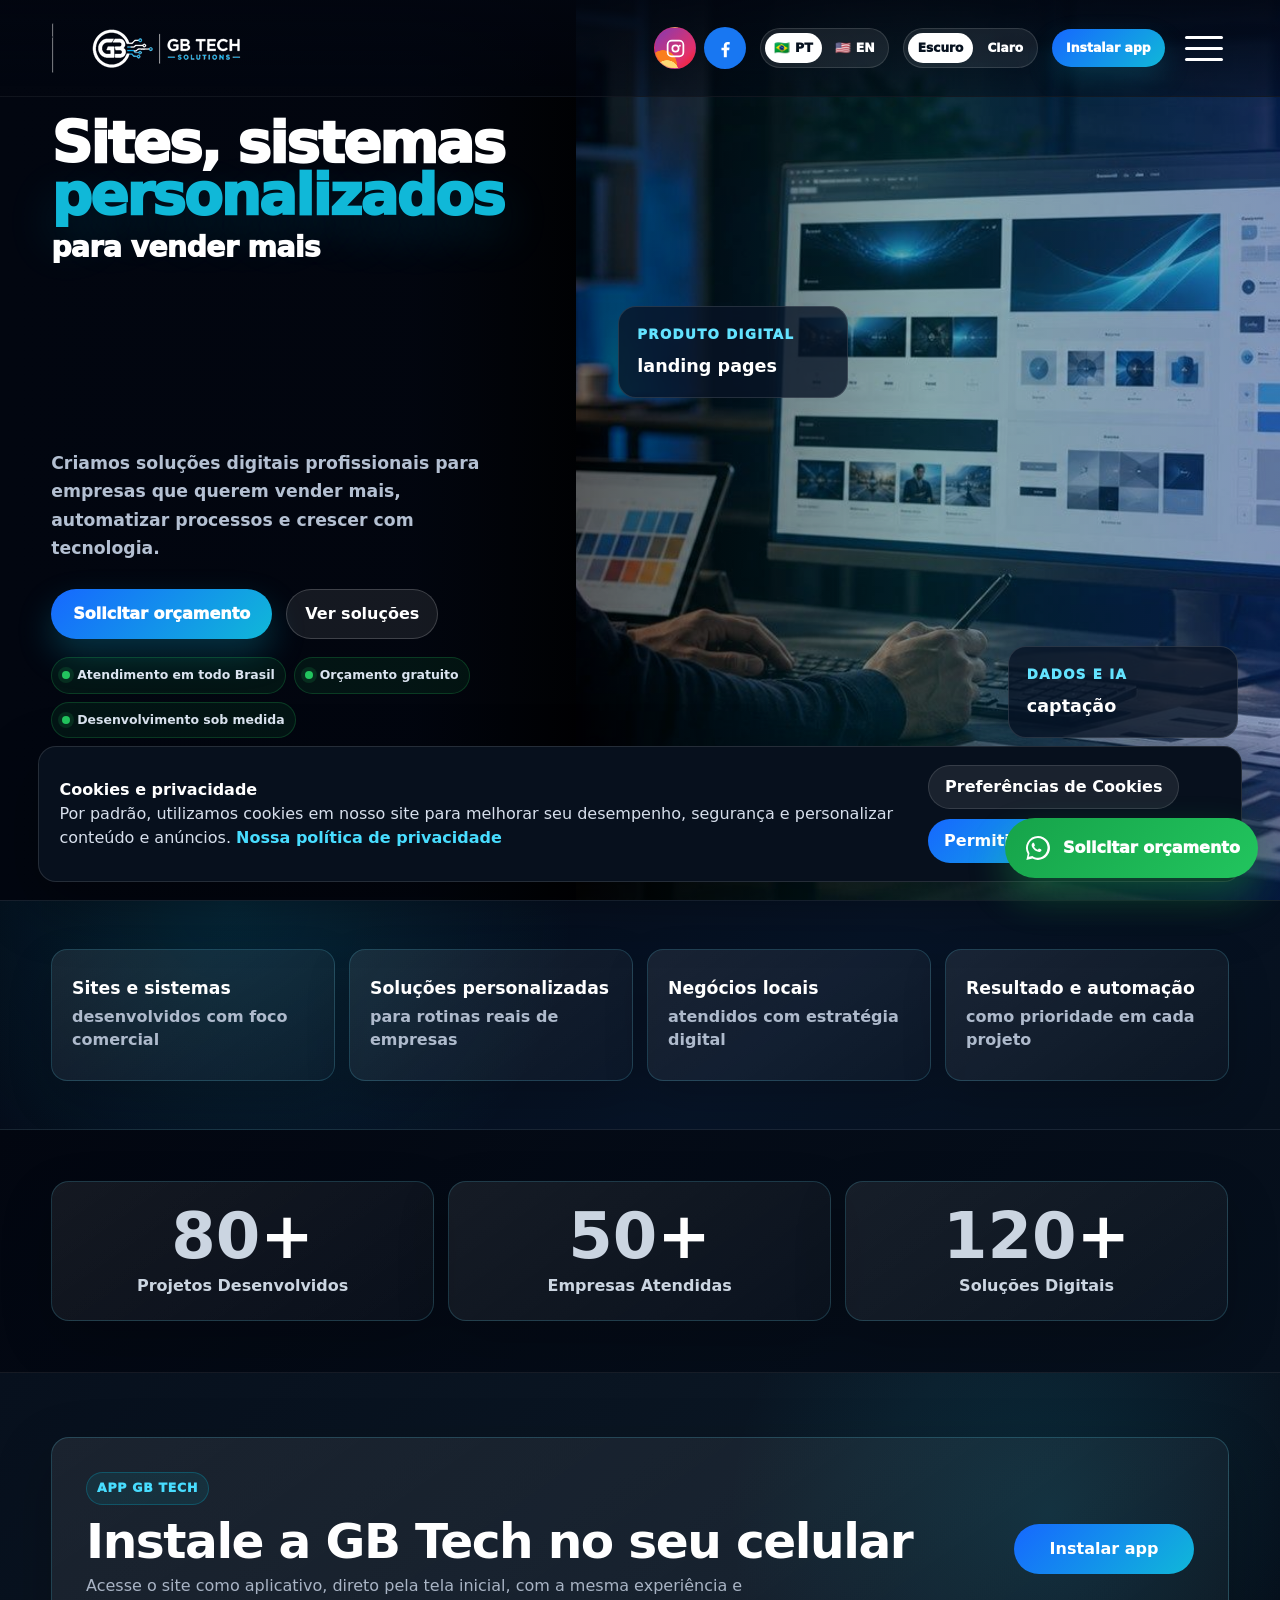
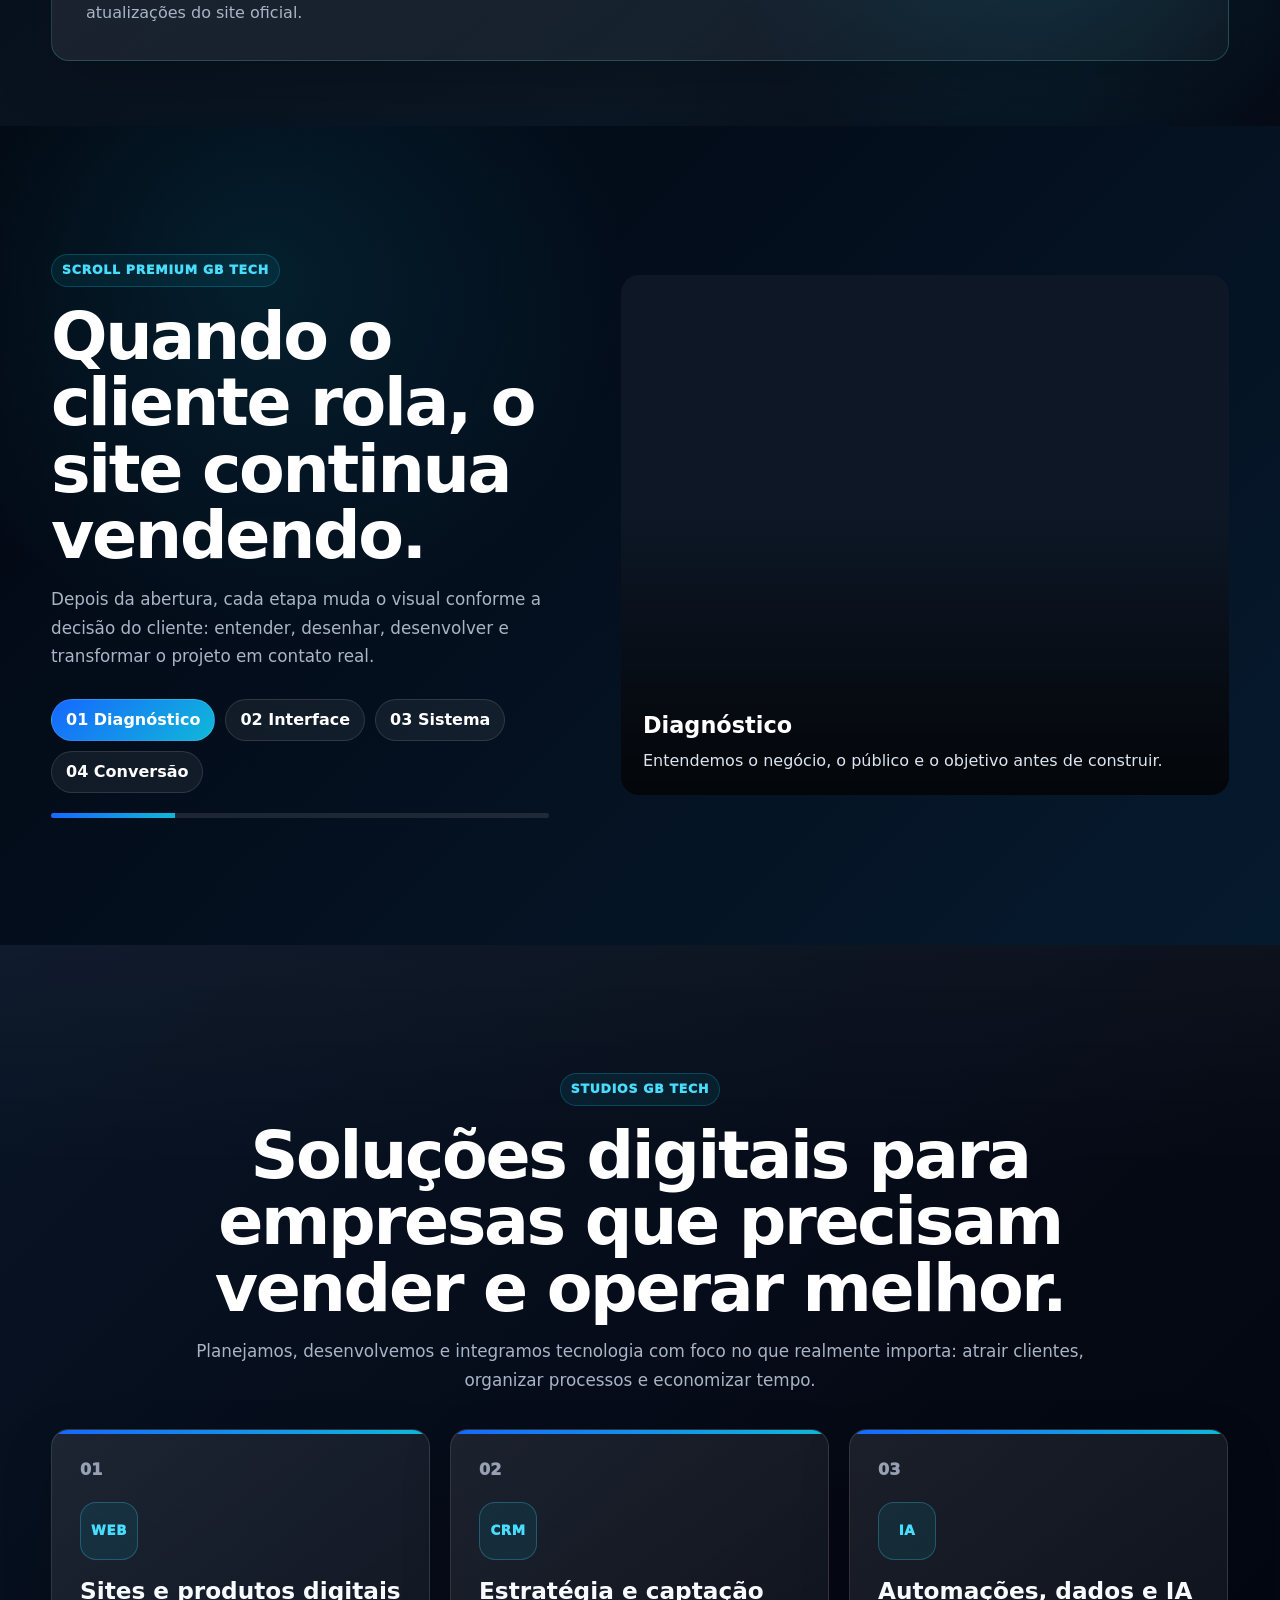
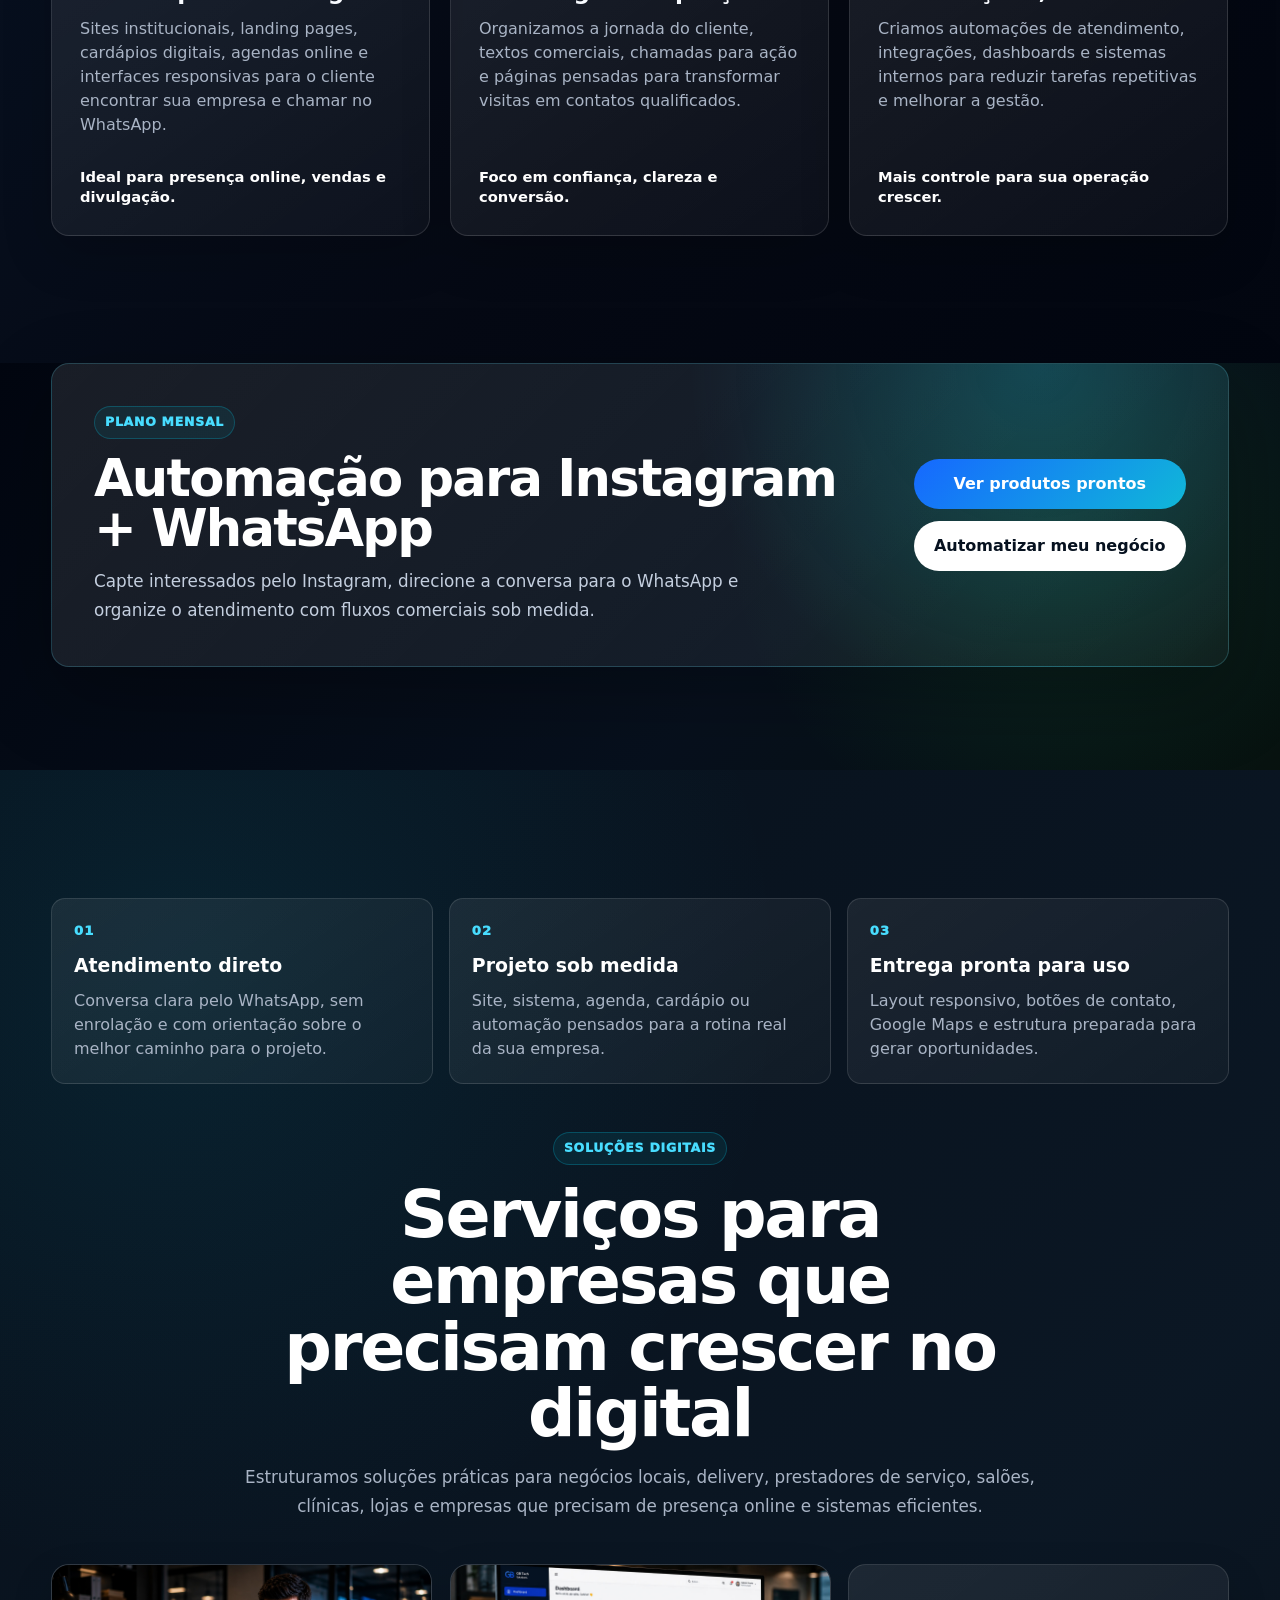
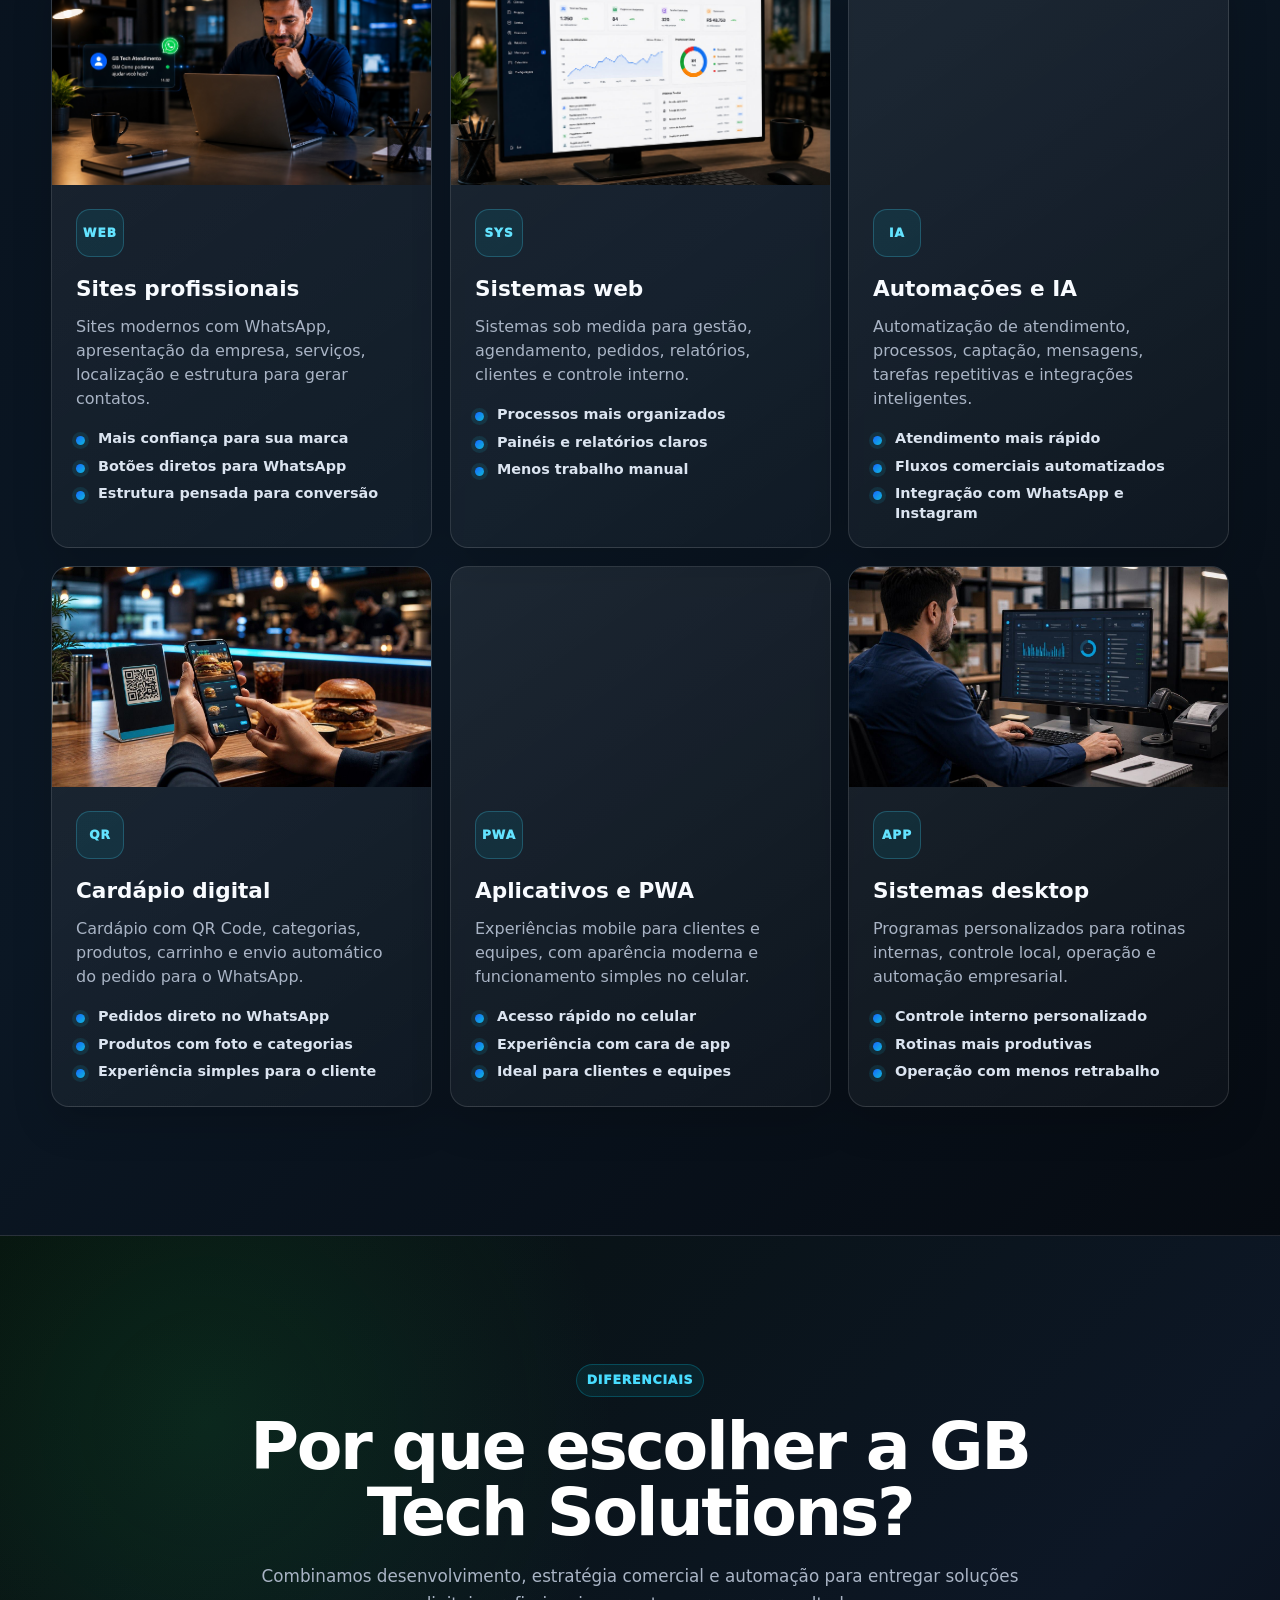
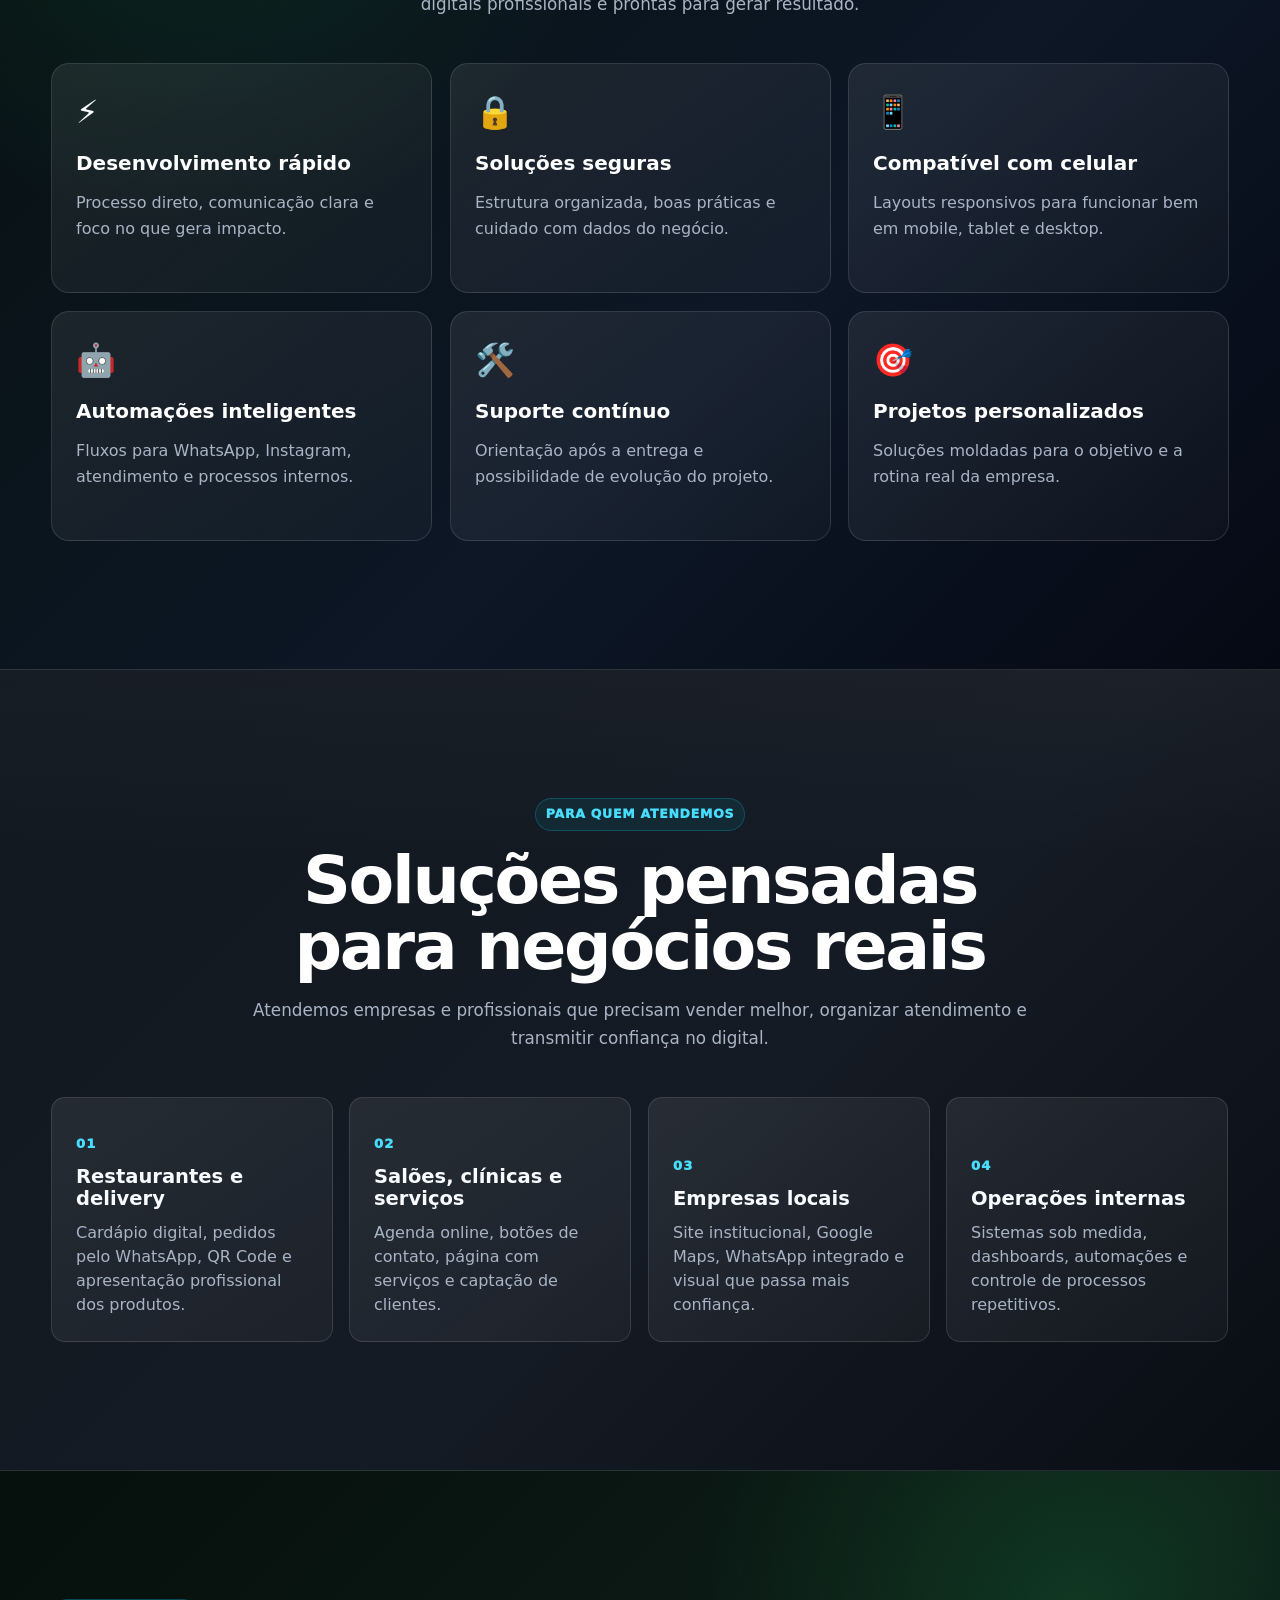
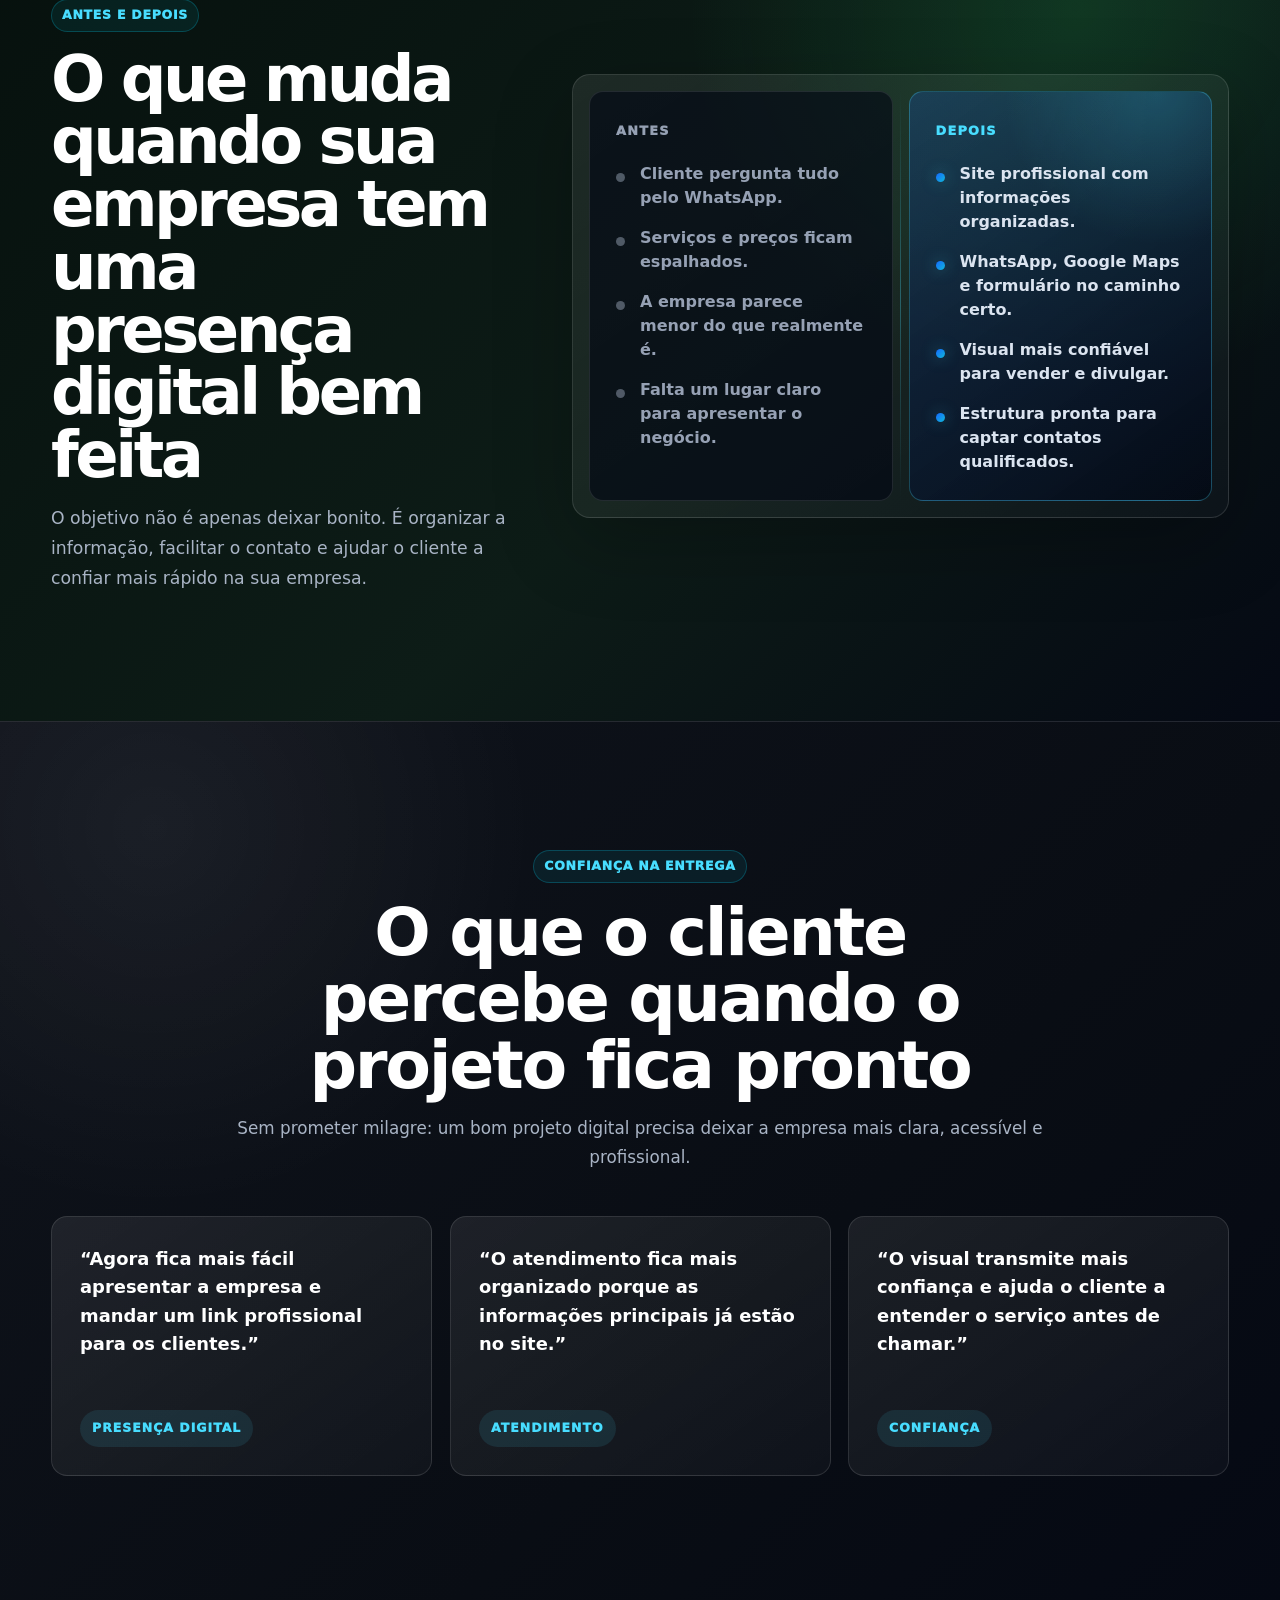
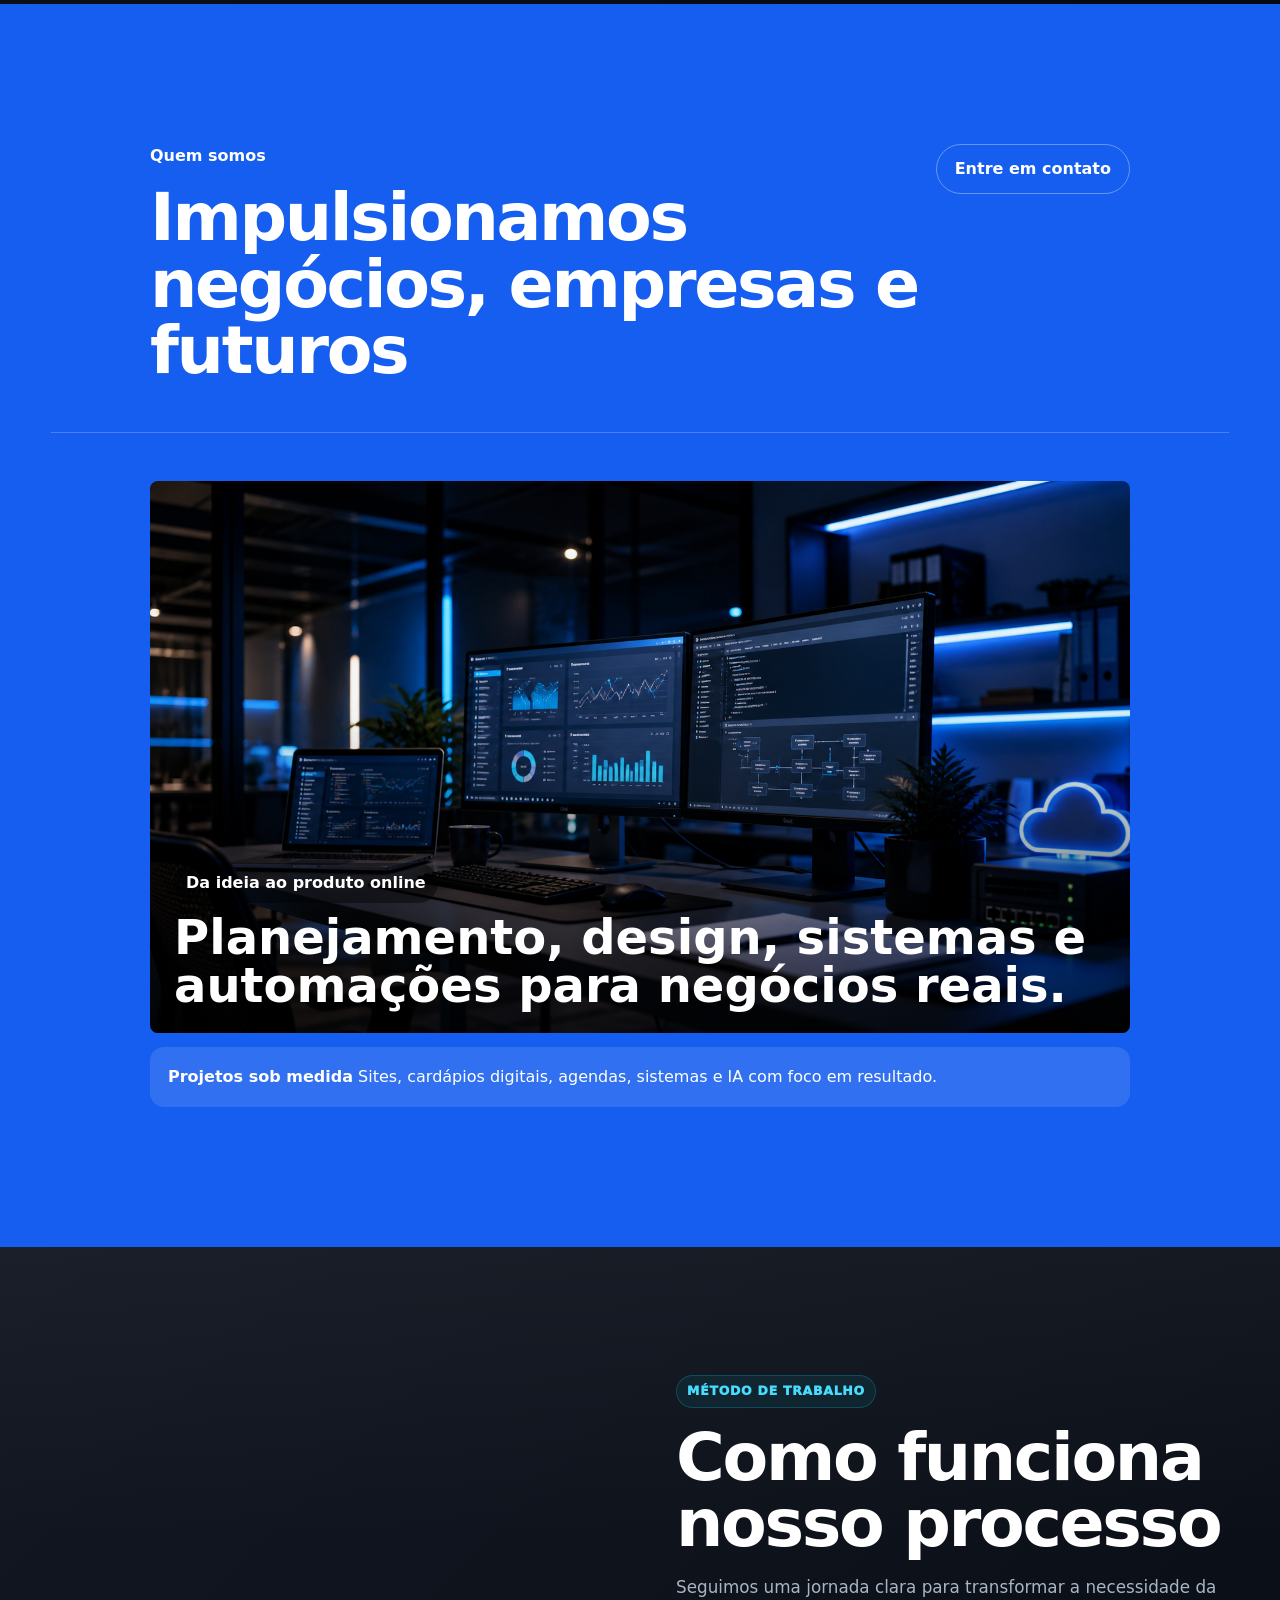
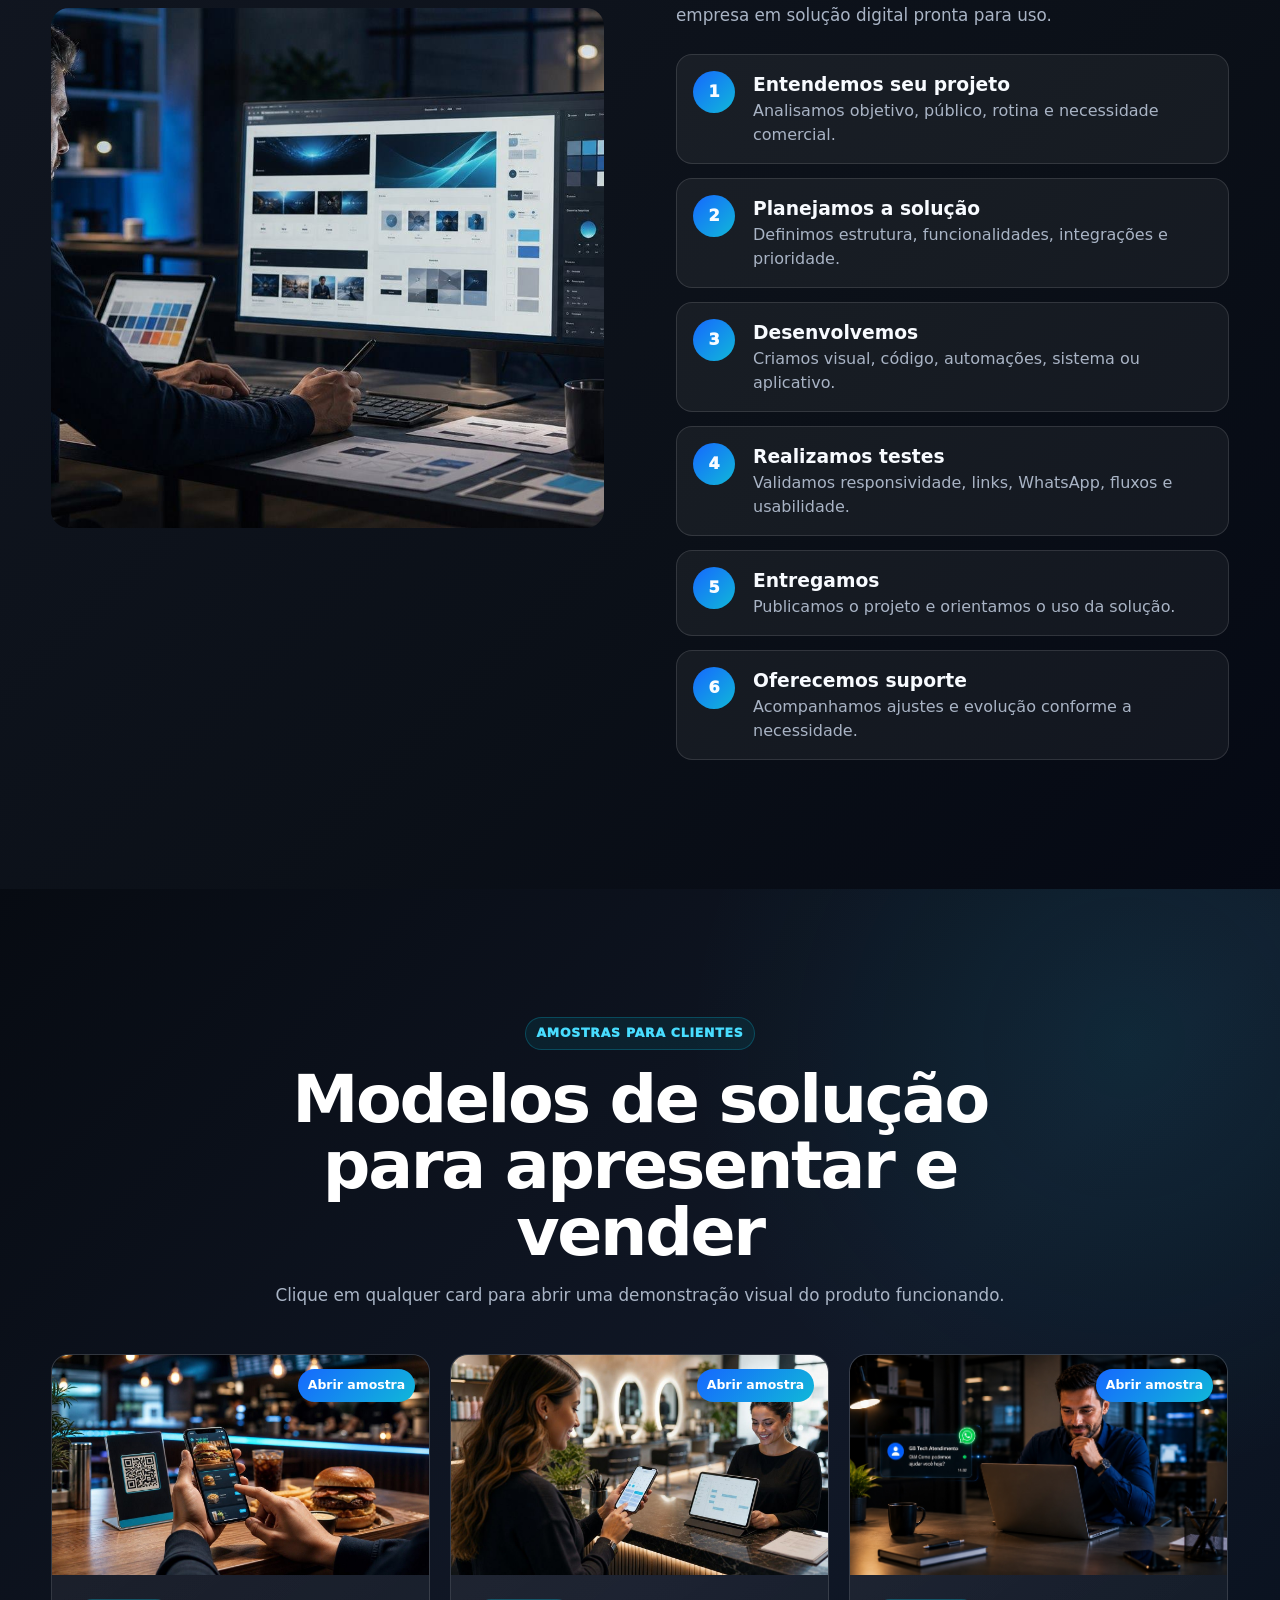
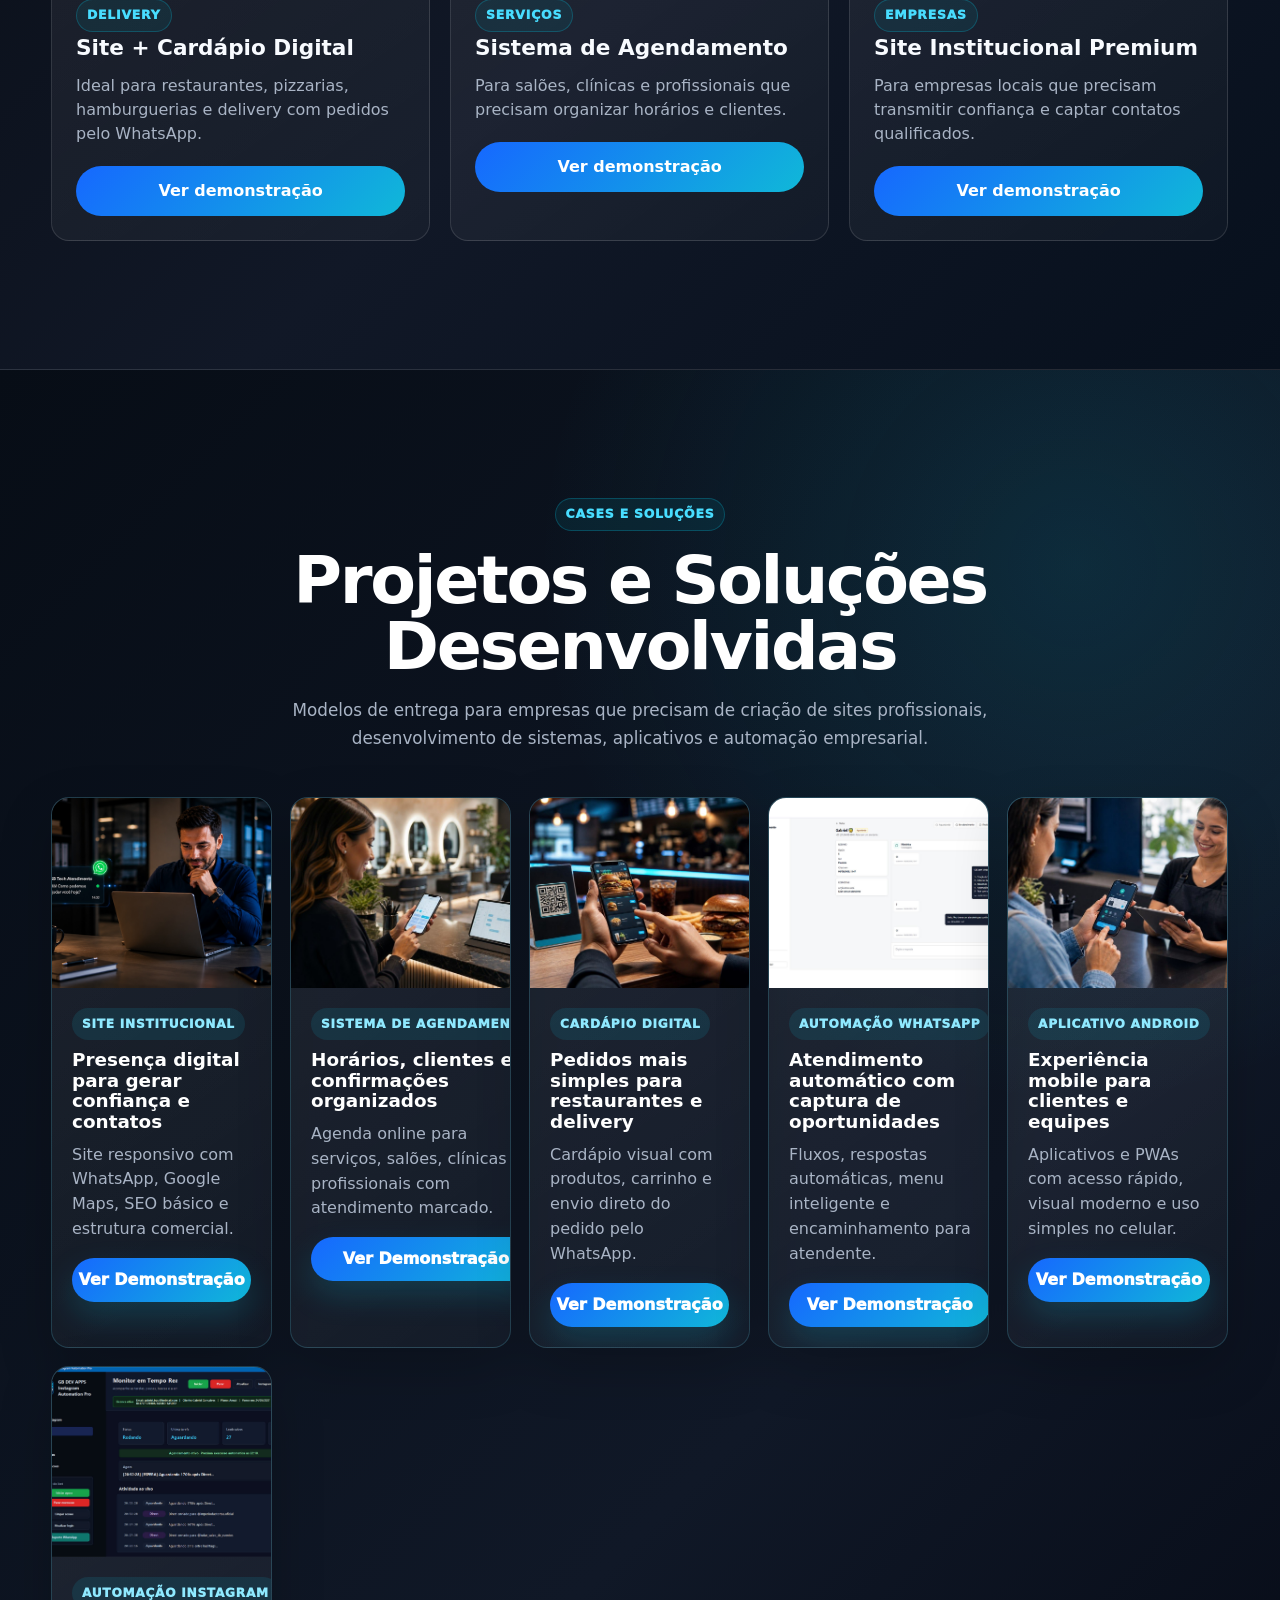
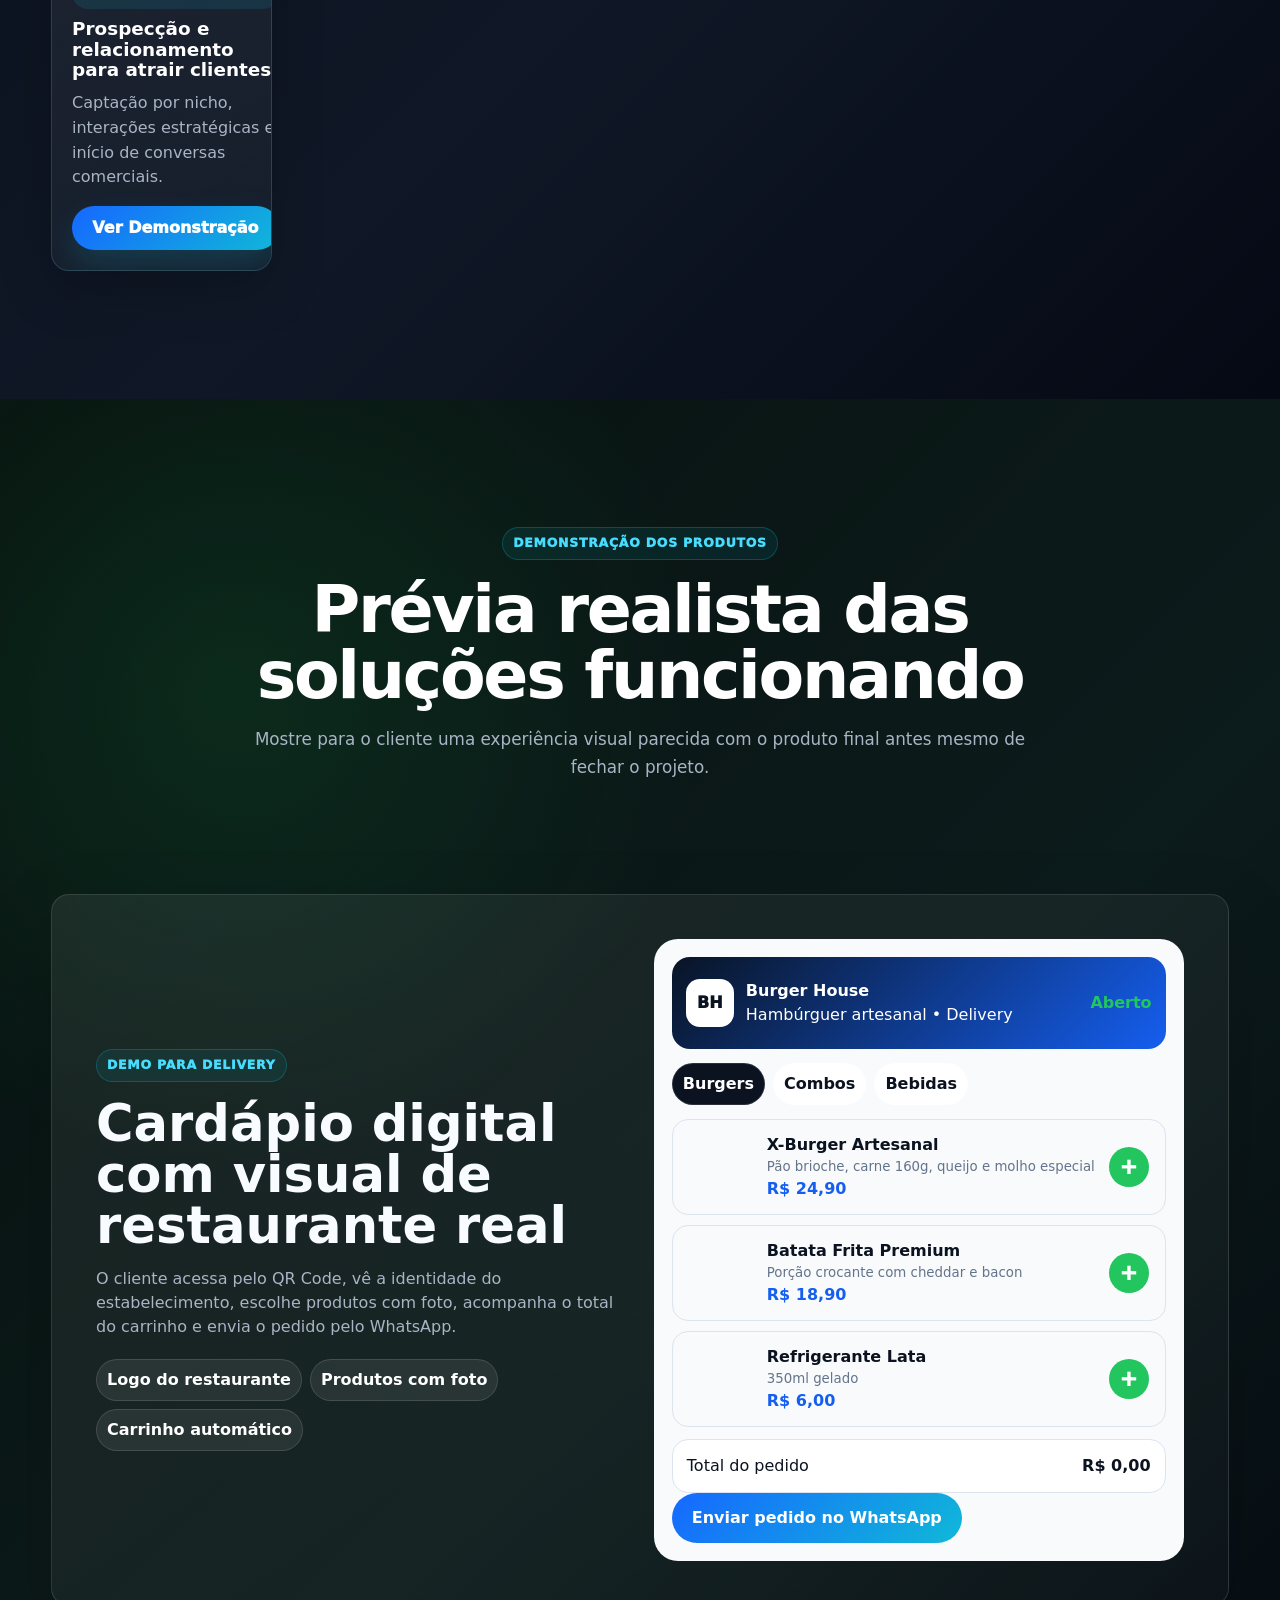
<file: index.html>
<!DOCTYPE html>
<html lang="pt-BR">
<head>
  <meta charset="UTF-8" />
  <meta name="viewport" content="width=device-width, initial-scale=1.0" />

  <title>GB Tech Solutions | Criação de Sites, Sistemas Personalizados e Automação WhatsApp</title>
  <meta name="description" content="Criação de sites profissionais, desenvolvimento de sistemas personalizados, automação WhatsApp, automação empresarial, desenvolvimento de aplicativos e inteligência artificial para empresas." />
  <meta name="theme-color" content="#050914" />
  <meta name="apple-mobile-web-app-capable" content="yes" />
  <meta name="apple-mobile-web-app-title" content="GB Tech" />
  <meta name="apple-mobile-web-app-status-bar-style" content="black-translucent" />
  <script>
    document.documentElement.dataset.theme = localStorage.getItem("gbTechTheme") === "light" ? "light" : "dark";
  </script>

  <link rel="manifest" href="manifest.webmanifest" />
  <link rel="apple-touch-icon" href="assets/img/pwa-icon-192.png" />
  <link rel="preload" href="assets/img/logo-white.png" as="image">
  <link rel="stylesheet" href="css/style.css" />
</head>

<body class="io-style-home">
  <header class="io-header">
    <div class="container nav io-nav">
      <a href="#inicio" class="brand io-brand" aria-label="GB Tech Solutions">
        <img src="assets/img/logo-white.png" alt="GB Tech Solutions" class="brand-img io-brand-img" fetchpriority="high" decoding="async" />
      </a>

      <div class="nav-actions io-nav-actions">
        <div class="top-socials" aria-label="Redes sociais">
          <a href="https://www.instagram.com/gbtechsolutionsrj/" target="_blank" rel="noopener" aria-label="Instagram GB Tech Solutions">
            <svg viewBox="0 0 24 24" aria-hidden="true" focusable="false">
              <path d="M7.8 2h8.4A5.8 5.8 0 0 1 22 7.8v8.4a5.8 5.8 0 0 1-5.8 5.8H7.8A5.8 5.8 0 0 1 2 16.2V7.8A5.8 5.8 0 0 1 7.8 2Zm0 2A3.8 3.8 0 0 0 4 7.8v8.4A3.8 3.8 0 0 0 7.8 20h8.4a3.8 3.8 0 0 0 3.8-3.8V7.8A3.8 3.8 0 0 0 16.2 4H7.8Zm4.2 3.4a4.6 4.6 0 1 1 0 9.2 4.6 4.6 0 0 1 0-9.2Zm0 2a2.6 2.6 0 1 0 0 5.2 2.6 2.6 0 0 0 0-5.2Zm5-1.7a1.1 1.1 0 1 1 0 2.2 1.1 1.1 0 0 1 0-2.2Z"/>
            </svg>
          </a>
          <a href="https://www.facebook.com/gbtechsolutionsrj/" target="_blank" rel="noopener" aria-label="Facebook GB Tech Solutions">
            <svg viewBox="0 0 24 24" aria-hidden="true" focusable="false">
              <path d="M13.5 22v-8h2.7l.4-3.1h-3.1V8.9c0-.9.3-1.5 1.6-1.5h1.7V4.6c-.3 0-1.3-.1-2.5-.1-2.5 0-4.2 1.5-4.2 4.3v2.4H7.4V14h2.7v8h3.4Z"/>
            </svg>
          </a>
        </div>
        <div class="language-switcher io-lang" aria-label="Selecionar idioma">
          <button class="active" type="button" data-lang-switch="pt" aria-label="Traduzir site para português"><span aria-hidden="true">🇧🇷</span> PT</button>
          <button type="button" data-lang-switch="en" aria-label="Translate website to English"><span aria-hidden="true">🇺🇸</span> EN</button>
        </div>
        <div class="theme-switcher io-theme" aria-label="Selecionar tema">
          <button class="active" type="button" data-theme-switch="dark" aria-label="Usar modo escuro">Escuro</button>
          <button type="button" data-theme-switch="light" aria-label="Usar modo claro">Claro</button>
        </div>
        <button class="install-app-btn install-app-top" type="button" data-install-app>Instalar app</button>
        <button class="menu-trigger io-menu-trigger" id="mobile" aria-label="Abrir menu" aria-expanded="false">
          <span>Menu</span><i aria-hidden="true"></i>
        </button>
      </div>

      <nav class="menu menu-overlay io-menu-overlay" id="menu" aria-label="Menu principal">
        <div class="menu-overlay-bg" aria-hidden="true"></div>
        <div class="menu-panel io-menu-panel" role="dialog" aria-modal="true" aria-label="Menu GB Tech Solutions">
          <div class="menu-panel-head io-menu-head">
            <img src="assets/img/logo-white.png" alt="GB Tech Solutions" loading="lazy" decoding="async" />
            <div class="io-menu-top-actions">
              <div class="language-switcher io-menu-lang" aria-label="Selecionar idioma">
                <button class="active" type="button" data-lang-switch="pt" aria-label="Traduzir site para português"><span aria-hidden="true">🇧🇷</span> PT</button>
                <button type="button" data-lang-switch="en" aria-label="Translate website to English"><span aria-hidden="true">🇺🇸</span> EN</button>
              </div>
              <div class="theme-switcher io-menu-theme" aria-label="Selecionar tema">
                <button class="active" type="button" data-theme-switch="dark" aria-label="Usar modo escuro">Escuro</button>
                <button type="button" data-theme-switch="light" aria-label="Usar modo claro">Claro</button>
              </div>
              <button class="menu-close" type="button" aria-label="Fechar menu">×</button>
            </div>
          </div>

          <div class="io-menu-content">
            <div class="io-menu-main">
              <div class="io-menu-columns" aria-label="Links principais">
                <div class="io-menu-column">
                  <a href="#inicio" class="menu-link">Início</a>
                  <a href="#servicos" class="menu-link">Nossas soluções</a>
                  <a href="apps/" class="menu-link">Aplicativos</a>
                  <a href="#produtos-prontos" class="menu-link">Produtos prontos</a>
                  <a href="#publico" class="menu-link">Para quem atendemos</a>
                  <a href="#antes-depois" class="menu-link">Antes e depois</a>
                  <a href="#planos" class="menu-link">Planos</a>
                </div>

                <div class="io-menu-column">
                  <a href="#sobre" class="menu-link">Quem somos</a>
                  <a href="#portfolio" class="menu-link">Projetos</a>
                  <a href="#depoimentos" class="menu-link">Depoimentos</a>
                  <a href="#faq" class="menu-link">FAQ</a>
                  <a href="#localizacao" class="menu-link">Localização</a>
                  <a href="#contato" class="menu-link">Fale conosco</a>
                </div>
              </div>

              <div class="io-menu-socials" aria-label="Redes sociais">
                <a href="https://www.instagram.com/gbtechsolutionsrj/" target="_blank" rel="noopener">Instagram</a>
                <a href="https://www.facebook.com/gbtechsolutionsrj/" target="_blank" rel="noopener" aria-label="Facebook GB Tech Solutions">Facebook</a>
                <a href="#" aria-label="Youtube GB Tech Solutions">Youtube</a>
                <a href="https://k.kwai.com/u/@gbtechsolutionsrj/xZQ0kCZ8" target="_blank" rel="noopener" aria-label="Kwai GB Tech Solutions">Kwai</a>
              </div>

            </div>

            <div class="io-menu-photo-slider" aria-label="Slides de fotos realistas">
              <figure class="io-menu-photo active">
                <img src="assets/img/fluxo-01-estrategia.jpg" alt="Cliente e consultor planejando um projeto digital" loading="lazy" decoding="async" />
                <figcaption>Diagnóstico e proposta</figcaption>
              </figure>
              <figure class="io-menu-photo">
                <img src="assets/img/produto-cardapio-delivery.jpg" alt="Cliente usando cardápio digital em restaurante" loading="lazy" decoding="async" />
                <figcaption>Cardápio digital para delivery</figcaption>
              </figure>
              <figure class="io-menu-photo">
                <img src="assets/img/produto-agenda-online.jpg" alt="Cliente usando agenda online em um salão" loading="lazy" decoding="async" />
                <figcaption>Agenda online para serviços</figcaption>
              </figure>
              <figure class="io-menu-photo">
                <img src="assets/img/servico-automacao-atendimento.jpg" alt="Atendente usando automação de atendimento" loading="lazy" decoding="async" />
                <figcaption>Automação, IA e performance</figcaption>
              </figure>
            </div>
          </div>

          <div class="io-menu-footer">
            <span>© <span id="menuYear"></span> · GB Tech Solutions</span>
            <a href="https://wa.me/5521965829441?text=Olá!%20Vim%20pelo%20site%20da%20GB%20Tech%20Solutions." target="_blank" rel="noopener">Solicitar orçamento</a>
          </div>
        </div>
      </nav>
    </div>
  </header>

  <main>
    <section class="hero ioasys-exact-hero" id="inicio">
      <div class="io-left-panel" aria-hidden="true"></div>

      <div class="io-right-panel" aria-label="Vídeo tecnológico com cortes no topo">
        <!-- Midia do topo: o video entra quando estiver pronto; a imagem local fica apenas como plano B. -->
        <div class="io-video-cut io-cut-one">
          <img class="io-video-fallback" src="assets/img/fluxo-02-design-interface.jpg" alt="" aria-hidden="true" loading="lazy" decoding="async">
          <video muted loop playsinline autoplay preload="auto" poster="assets/img/fluxo-02-design-interface.jpg">
            <source src="https://videos.pexels.com/video-files/3209828/3209828-uhd_2560_1440_25fps.mp4" type="video/mp4" />
          </video>
        </div>
        <div class="io-video-cut io-cut-two">
          <img class="io-video-fallback" src="assets/img/fluxo-03-sistemas-automacoes.jpg" alt="" aria-hidden="true" loading="lazy" decoding="async">
          <video muted loop playsinline preload="metadata" poster="assets/img/fluxo-03-sistemas-automacoes.jpg">
            <source data-src="https://videos.pexels.com/video-files/5028622/5028622-uhd_2560_1440_25fps.mp4" type="video/mp4" media="(min-width: 721px)" />
          </video>
        </div>
        <div class="io-video-cut io-cut-three">
          <img class="io-video-fallback" src="assets/img/servico-automacao-atendimento.jpg" alt="" aria-hidden="true" loading="lazy" decoding="async">
          <video muted loop playsinline preload="metadata" poster="assets/img/servico-automacao-atendimento.jpg">
            <source data-src="https://videos.pexels.com/video-files/28709421/28709421-uhd_2560_1440_30fps.mp4" type="video/mp4" media="(min-width: 721px)" />
          </video>
        </div>
        <div class="io-video-color"></div>
        <div class="io-scanline"></div>

        <div class="io-side-effect io-side-effect-a">
          <small>produto digital</small>
          <strong id="ioSideOne">site premium</strong>
        </div>
        <div class="io-side-effect io-side-effect-b">
          <small>dados e IA</small>
          <strong id="ioSideTwo">automação</strong>
        </div>
      </div>

      <div class="container io-hero-layer">
        <div class="io-copy">
          <p class="io-hero-desc">
            Criamos soluções digitais profissionais para empresas que querem vender mais, automatizar processos e crescer com tecnologia.
          </p>
          <div class="io-hero-actions">
            <a class="io-hero-btn" href="https://wa.me/5521965829441?text=Olá!%20Quero%20um%20orçamento%20com%20a%20GB%20Tech%20Solutions." target="_blank">Solicitar orçamento</a>
            <a class="io-hero-link" href="#servicos">Ver soluções</a>
          </div>
          <div class="hero-trust-seals" aria-label="Selos de confiança">
            <span>Atendimento em todo Brasil</span>
            <span>Orçamento gratuito</span>
            <span>Desenvolvimento sob medida</span>
            <span>Suporte especializado</span>
          </div>
        </div>

        <h1 class="io-hero-title" aria-label="Sites, sistemas e automações para transformar negócios em máquinas de vendas">
          <span class="io-title-white">Sites, sistemas</span>
          <span class="io-title-yellow" id="ioHeroWord">e automações</span>
          <span class="io-title-white io-title-small">para vender mais</span>
        </h1>
      </div>

      <a class="io-scroll" href="#servicos"><span>Role para explorar</span><i></i></a>
    </section>

    <section class="authority-strip" aria-label="Indicadores de confiança GB Tech Solutions">
      <div class="container authority-grid reveal">
        <div>
          <strong>Sites e sistemas</strong>
          <span>desenvolvidos com foco comercial</span>
        </div>
        <div>
          <strong>Soluções personalizadas</strong>
          <span>para rotinas reais de empresas</span>
        </div>
        <div>
          <strong>Negócios locais</strong>
          <span>atendidos com estratégia digital</span>
        </div>
        <div>
          <strong>Resultado e automação</strong>
          <span>como prioridade em cada projeto</span>
        </div>
      </div>
    </section>

    <section class="authority-counters-section" aria-label="Números de autoridade da GB Tech Solutions">
      <div class="container authority-counters-grid reveal">
        <article>
          <strong><span class="stat-number" data-count-to="80">80</span>+</strong>
          <span>Projetos Desenvolvidos</span>
        </article>
        <article>
          <strong><span class="stat-number" data-count-to="50">50</span>+</strong>
          <span>Empresas Atendidas</span>
        </article>
        <article>
          <strong><span class="stat-number" data-count-to="120">120</span>+</strong>
          <span>Soluções Digitais</span>
        </article>
      </div>
    </section>

    <section class="install-app-section" aria-label="Instalar aplicativo GB Tech Solutions">
      <div class="container install-app-card reveal">
        <div>
          <span class="kicker">App GB Tech</span>
          <h2>Instale a GB Tech no seu celular</h2>
          <p>Acesse o site como aplicativo, direto pela tela inicial, com a mesma experiência e atualizações do site oficial.</p>
        </div>
        <button class="btn install-app-main" type="button" data-install-app>Instalar app</button>
      </div>
    </section>



    <section class="gb-scroll-experience" id="experiencia-scroll" aria-label="Experiência de rolagem premium GB Tech">
      <div class="gb-scroll-sticky">
        <div class="container gb-scroll-layout">
          <div class="gb-scroll-copy reveal">
            <span class="kicker">Scroll premium GB Tech</span>
            <h2>Quando o cliente rola, o site continua vendendo.</h2>
            <p>Depois da abertura, cada etapa muda o visual conforme a decisão do cliente: entender, desenhar, desenvolver e transformar o projeto em contato real.</p>

            <div class="gb-scroll-tabs" aria-label="Etapas da experiência">
              <button class="active" data-gb-scroll-tab="0" type="button">01 Diagnóstico</button>
              <button data-gb-scroll-tab="1" type="button">02 Interface</button>
              <button data-gb-scroll-tab="2" type="button">03 Sistema</button>
              <button data-gb-scroll-tab="3" type="button">04 Conversão</button>
            </div>

            <div class="gb-scroll-progress" aria-hidden="true"><span id="gbScrollBar"></span></div>
          </div>

          <div class="gb-scroll-visual reveal">
            <figure class="gb-scroll-photo active">
              <img src="assets/img/2cab4c8f-9c56-4e26-be77-b7758af06f57.png" alt="Cliente e consultor planejando um projeto digital premium" loading="lazy" decoding="async" />
              <figcaption><strong>Diagnóstico</strong><span>Entendemos o negócio, o público e o objetivo antes de construir.</span></figcaption>
            </figure>
            <figure class="gb-scroll-photo">
              <img src="assets/img/fluxo-02-design-interface.jpg" alt="Designer criando uma interface premium" loading="lazy" decoding="async" />
              <figcaption><strong>Interface</strong><span>Visual moderno, claro e com cara de empresa grande.</span></figcaption>
            </figure>
            <figure class="gb-scroll-photo">
              <img src="assets/img/fluxo-03-sistemas-automacoes.jpg" alt="Equipe analisando sistema e dashboards" loading="lazy" decoding="async" />
              <figcaption><strong>Construção</strong><span>Sites, sistemas, automações, dashboards e integrações.</span></figcaption>
            </figure>
            <figure class="gb-scroll-photo">
              <img src="assets/img/produto-site-institucional.jpg" alt="Empresário usando site profissional para gerar contatos" loading="lazy" decoding="async" />
              <figcaption><strong>Conversão</strong><span>Projeto pronto para captar clientes e gerar resultado.</span></figcaption>
            </figure>

            <div class="gb-scroll-orbit gb-scroll-orbit-one">Sites premium</div>
            <div class="gb-scroll-orbit gb-scroll-orbit-two">Sistemas web</div>
            <div class="gb-scroll-orbit gb-scroll-orbit-three">Automação + IA</div>
          </div>
        </div>
      </div>
    </section>

    <section class="io-studios">
      <div class="container studios-wrap">
        <div class="studios-title reveal">
          <span class="kicker">Studios GB Tech</span>
          <h2>Soluções digitais para empresas que precisam vender e operar melhor.</h2>
          <p>Planejamos, desenvolvemos e integramos tecnologia com foco no que realmente importa: atrair clientes, organizar processos e economizar tempo.</p>
        </div>
        <div class="studios-grid">
          <article class="studio-card reveal">
            <span class="studio-number">01</span>
            <div class="studio-icon" aria-hidden="true">WEB</div>
            <h3>Sites e produtos digitais</h3>
            <p>Sites institucionais, landing pages, cardápios digitais, agendas online e interfaces responsivas para o cliente encontrar sua empresa e chamar no WhatsApp.</p>
            <strong>Ideal para presença online, vendas e divulgação.</strong>
          </article>
          <article class="studio-card reveal">
            <span class="studio-number">02</span>
            <div class="studio-icon" aria-hidden="true">CRM</div>
            <h3>Estratégia e captação</h3>
            <p>Organizamos a jornada do cliente, textos comerciais, chamadas para ação e páginas pensadas para transformar visitas em contatos qualificados.</p>
            <strong>Foco em confiança, clareza e conversão.</strong>
          </article>
          <article class="studio-card reveal">
            <span class="studio-number">03</span>
            <div class="studio-icon" aria-hidden="true">IA</div>
            <h3>Automações, dados e IA</h3>
            <p>Criamos automações de atendimento, integrações, dashboards e sistemas internos para reduzir tarefas repetitivas e melhorar a gestão.</p>
            <strong>Mais controle para sua operação crescer.</strong>
          </article>
        </div>
      </div>
    </section>

    <section class="wide-promo" aria-label="Anúncio de automações por assinatura">
      <div class="container">
        <div class="wide-promo-card reveal">
          <div class="wide-promo-copy">
            <span class="kicker">Plano mensal</span>
            <h2>Automação para Instagram + WhatsApp</h2>
            <p>Capte interessados pelo Instagram, direcione a conversa para o WhatsApp e organize o atendimento com fluxos comerciais sob medida.</p>
          </div>
          <div class="wide-promo-actions">
            <a class="btn" href="#produtos-prontos">Ver produtos prontos</a>
            <a class="btn btn-white" href="https://wa.me/5521965829441?text=Olá!%20Tenho%20interesse%20no%20combo%20mensal%20Instagram%20%2B%20WhatsApp%20da%20GB%20Tech%20Solutions." target="_blank" rel="noopener">Automatizar meu negócio</a>
          </div>
        </div>
      </div>
    </section>

    <section id="servicos">
      <div class="container">
        <div class="trust-strip reveal" aria-label="Por que escolher a GB Tech Solutions">
          <div>
            <span>01</span>
            <strong>Atendimento direto</strong>
            <p>Conversa clara pelo WhatsApp, sem enrola&ccedil;&atilde;o e com orienta&ccedil;&atilde;o sobre o melhor caminho para o projeto.</p>
          </div>
          <div>
            <span>02</span>
            <strong>Projeto sob medida</strong>
            <p>Site, sistema, agenda, card&aacute;pio ou automa&ccedil;&atilde;o pensados para a rotina real da sua empresa.</p>
          </div>
          <div>
            <span>03</span>
            <strong>Entrega pronta para uso</strong>
            <p>Layout responsivo, bot&otilde;es de contato, Google Maps e estrutura preparada para gerar oportunidades.</p>
          </div>
        </div>

        <div class="section-title reveal">
          <div class="kicker">Soluções digitais</div>
          <h2>Serviços para empresas que precisam crescer no digital</h2>
          <p>
            Estruturamos soluções práticas para negócios locais, delivery, prestadores de serviço,
            salões, clínicas, lojas e empresas que precisam de presença online e sistemas eficientes.
          </p>
        </div>

        <div class="solutions-carousel-wrap">
          <div class="services-grid ioasys-services-carousel" data-solutions-carousel>
          <article class="service reveal is-active" tabindex="0">
            <img src="assets/img/produto-site-institucional.jpg" alt="Empresário usando site profissional para gerar contatos" loading="lazy" decoding="async">
            <div class="service-content">
              <div class="service-icon" aria-hidden="true">WEB</div>
              <h3>Sites profissionais</h3>
              <p>Sites modernos com WhatsApp, apresentação da empresa, serviços, localização e estrutura para gerar contatos.</p>
              <ul class="service-benefits"><li>Mais confiança para sua marca</li><li>Botões diretos para WhatsApp</li><li>Estrutura pensada para conversão</li></ul>
            </div>
          </article>

          <article class="service reveal" tabindex="0">
            <img src="assets/img/fluxo-03-sistemas-automacoes.jpg" alt="Sistema web com dashboards e controle de dados" loading="lazy" decoding="async">
            <div class="service-content">
              <div class="service-icon" aria-hidden="true">SYS</div>
              <h3>Sistemas web</h3>
              <p>Sistemas sob medida para gestão, agendamento, pedidos, relatórios, clientes e controle interno.</p>
              <ul class="service-benefits"><li>Processos mais organizados</li><li>Painéis e relatórios claros</li><li>Menos trabalho manual</li></ul>
            </div>
          </article>

          <article class="service reveal" tabindex="0">
            <img src="assets/img/servico-automacao-atendimento.jpg" alt="Atendimento com automação e painel inteligente" loading="lazy" decoding="async">
            <div class="service-content">
              <div class="service-icon" aria-hidden="true">IA</div>
              <h3>Automações e IA</h3>
              <p>Automatização de atendimento, processos, captação, mensagens, tarefas repetitivas e integrações inteligentes.</p>
              <ul class="service-benefits"><li>Atendimento mais rápido</li><li>Fluxos comerciais automatizados</li><li>Integração com WhatsApp e Instagram</li></ul>
            </div>
          </article>

          <article class="service reveal" tabindex="0">
            <img src="assets/img/produto-cardapio-delivery.jpg" alt="Cliente usando cardápio digital em restaurante" loading="lazy" decoding="async">
            <div class="service-content">
              <div class="service-icon" aria-hidden="true">QR</div>
              <h3>Cardápio digital</h3>
              <p>Cardápio com QR Code, categorias, produtos, carrinho e envio automático do pedido para o WhatsApp.</p>
              <ul class="service-benefits"><li>Pedidos direto no WhatsApp</li><li>Produtos com foto e categorias</li><li>Experiência simples para o cliente</li></ul>
            </div>
          </article>

          <article class="service reveal" tabindex="0">
            <img src="assets/img/servico-apps-pwa.jpg" alt="Cliente usando aplicativo mobile em uma loja" loading="lazy" decoding="async">
            <div class="service-content">
              <div class="service-icon" aria-hidden="true">PWA</div>
              <h3>Aplicativos e PWA</h3>
              <p>Experiências mobile para clientes e equipes, com aparência moderna e funcionamento simples no celular.</p>
              <ul class="service-benefits"><li>Acesso rápido no celular</li><li>Experiência com cara de app</li><li>Ideal para clientes e equipes</li></ul>
            </div>
          </article>

          <article class="service reveal" tabindex="0">
            <img src="assets/img/servico-sistema-desktop.jpg" alt="Funcionário usando sistema desktop de gestão interna" loading="lazy" decoding="async">
            <div class="service-content">
              <div class="service-icon" aria-hidden="true">APP</div>
              <h3>Sistemas desktop</h3>
              <p>Programas personalizados para rotinas internas, controle local, operação e automação empresarial.</p>
              <ul class="service-benefits"><li>Controle interno personalizado</li><li>Rotinas mais produtivas</li><li>Operação com menos retrabalho</li></ul>
            </div>
          </article>
          </div>

          <div class="solutions-carousel-nav" aria-label="Navegar pelas soluções">
            <button type="button" data-solutions-prev aria-label="Solução anterior">←</button>
            <button type="button" data-solutions-next aria-label="Próxima solução">→</button>
          </div>
        </div>
      </div>
    </section>

    <section class="differentials-section" aria-label="Diferenciais da GB Tech Solutions">
      <div class="container">
        <div class="section-title reveal">
          <span class="kicker">Diferenciais</span>
          <h2>Por que escolher a GB Tech Solutions?</h2>
          <p>Combinamos desenvolvimento, estratégia comercial e automação para entregar soluções digitais profissionais e prontas para gerar resultado.</p>
        </div>
        <div class="differentials-grid">
          <article class="differential-card reveal"><span>⚡</span><h3>Desenvolvimento rápido</h3><p>Processo direto, comunicação clara e foco no que gera impacto.</p></article>
          <article class="differential-card reveal"><span>🔒</span><h3>Soluções seguras</h3><p>Estrutura organizada, boas práticas e cuidado com dados do negócio.</p></article>
          <article class="differential-card reveal"><span>📱</span><h3>Compatível com celular</h3><p>Layouts responsivos para funcionar bem em mobile, tablet e desktop.</p></article>
          <article class="differential-card reveal"><span>🤖</span><h3>Automações inteligentes</h3><p>Fluxos para WhatsApp, Instagram, atendimento e processos internos.</p></article>
          <article class="differential-card reveal"><span>🛠️</span><h3>Suporte contínuo</h3><p>Orientação após a entrega e possibilidade de evolução do projeto.</p></article>
          <article class="differential-card reveal"><span>🎯</span><h3>Projetos personalizados</h3><p>Soluções moldadas para o objetivo e a rotina real da empresa.</p></article>
        </div>
      </div>
    </section>

    <section class="audience-section" id="publico">
      <div class="container">
        <div class="section-title reveal">
          <div class="kicker">Para quem atendemos</div>
          <h2>Solu&ccedil;&otilde;es pensadas para neg&oacute;cios reais</h2>
          <p>Atendemos empresas e profissionais que precisam vender melhor, organizar atendimento e transmitir confian&ccedil;a no digital.</p>
        </div>

        <div class="audience-grid">
          <article class="audience-card reveal"><span>01</span><h3>Restaurantes e delivery</h3><p>Card&aacute;pio digital, pedidos pelo WhatsApp, QR Code e apresenta&ccedil;&atilde;o profissional dos produtos.</p></article>
          <article class="audience-card reveal"><span>02</span><h3>Sal&otilde;es, cl&iacute;nicas e servi&ccedil;os</h3><p>Agenda online, bot&otilde;es de contato, p&aacute;gina com servi&ccedil;os e capta&ccedil;&atilde;o de clientes.</p></article>
          <article class="audience-card reveal"><span>03</span><h3>Empresas locais</h3><p>Site institucional, Google Maps, WhatsApp integrado e visual que passa mais confian&ccedil;a.</p></article>
          <article class="audience-card reveal"><span>04</span><h3>Opera&ccedil;&otilde;es internas</h3><p>Sistemas sob medida, dashboards, automa&ccedil;&otilde;es e controle de processos repetitivos.</p></article>
        </div>
      </div>
    </section>

    <section class="transformation-section" id="antes-depois">
      <div class="container transformation-grid">
        <div class="transformation-copy reveal">
          <span class="kicker">Antes e depois</span>
          <h2>O que muda quando sua empresa tem uma presen&ccedil;a digital bem feita</h2>
          <p>O objetivo n&atilde;o &eacute; apenas deixar bonito. &Eacute; organizar a informa&ccedil;&atilde;o, facilitar o contato e ajudar o cliente a confiar mais r&aacute;pido na sua empresa.</p>
        </div>

        <div class="before-after-panel reveal">
          <div class="before-card">
            <span>Antes</span>
            <ul>
              <li>Cliente pergunta tudo pelo WhatsApp.</li>
              <li>Servi&ccedil;os e pre&ccedil;os ficam espalhados.</li>
              <li>A empresa parece menor do que realmente &eacute;.</li>
              <li>Falta um lugar claro para apresentar o neg&oacute;cio.</li>
            </ul>
          </div>
          <div class="after-card">
            <span>Depois</span>
            <ul>
              <li>Site profissional com informa&ccedil;&otilde;es organizadas.</li>
              <li>WhatsApp, Google Maps e formul&aacute;rio no caminho certo.</li>
              <li>Visual mais confi&aacute;vel para vender e divulgar.</li>
              <li>Estrutura pronta para captar contatos qualificados.</li>
            </ul>
          </div>
        </div>
      </div>
    </section>

    <section class="proof-section" id="depoimentos">
      <div class="container">
        <div class="section-title reveal">
          <div class="kicker">Confian&ccedil;a na entrega</div>
          <h2>O que o cliente percebe quando o projeto fica pronto</h2>
          <p>Sem prometer milagre: um bom projeto digital precisa deixar a empresa mais clara, acess&iacute;vel e profissional.</p>
        </div>

        <div class="proof-grid">
          <article class="proof-card reveal">
            <p>&ldquo;Agora fica mais f&aacute;cil apresentar a empresa e mandar um link profissional para os clientes.&rdquo;</p>
            <span>Presen&ccedil;a digital</span>
          </article>
          <article class="proof-card reveal">
            <p>&ldquo;O atendimento fica mais organizado porque as informa&ccedil;&otilde;es principais j&aacute; est&atilde;o no site.&rdquo;</p>
            <span>Atendimento</span>
          </article>
          <article class="proof-card reveal">
            <p>&ldquo;O visual transmite mais confian&ccedil;a e ajuda o cliente a entender o servi&ccedil;o antes de chamar.&rdquo;</p>
            <span>Confian&ccedil;a</span>
          </article>
        </div>
      </div>
    </section>

    <section class="about ioasys-about" id="sobre">
      <div class="container ioasys-about-inner">
        <div class="ioasys-about-head reveal">
          <span>Quem somos</span>
          <a href="https://wa.me/5521965829441?text=Ol%C3%A1!%20Quero%20conversar%20com%20a%20GB%20Tech%20Solutions." target="_blank" rel="noopener">Entre em contato</a>
          <h2>
            Impulsionamos negócios,
            <strong>empresas e futuros</strong>
            <i aria-hidden="true"></i>
          </h2>
          <div class="ioasys-spark" aria-hidden="true">✦</div>
        </div>

        <div class="ioasys-about-line" aria-hidden="true"></div>

        <div class="ioasys-about-showcase reveal">
          <div class="ioasys-round-text" aria-hidden="true">
            <span>GB TECH • CO-CRIE • SOLUÇÕES •</span>
          </div>

          <figure class="ioasys-about-card">
            <img src="assets/img/sobre-tech-workspace.png" alt="Esta&ccedil;&atilde;o de trabalho moderna com dashboards, sistemas e automa&ccedil;&otilde;es digitais" loading="lazy" decoding="async">
            <figcaption>
              <span>Da ideia ao produto online</span>
              <strong>Planejamento, design, sistemas e automações para negócios reais.</strong>
            </figcaption>
          </figure>

          <div class="ioasys-about-note">
            <strong>Projetos sob medida</strong>
            <span>Sites, cardápios digitais, agendas, sistemas e IA com foco em resultado.</span>
          </div>
        </div>
      </div>
    </section>

    <section class="about about-legacy" id="sobre-legacy" hidden>
      <div class="container about-grid">
        <div class="photo-stack reveal">
          <div class="photo-main">
            <img src="assets/img/fluxo-01-estrategia.jpg" alt="Equipe planejando projeto digital com cliente" loading="lazy" decoding="async">
          </div>
          <div class="photo-small">
            <img src="assets/img/servico-automacao-atendimento.jpg" alt="Atendimento e suporte com tecnologia" loading="lazy" decoding="async">
          </div>
          <div class="floating-info">
            <strong>Atendimento próximo</strong>
            <span>Planejamento, desenvolvimento e suporte para o projeto sair do papel.</span>
          </div>
        </div>

        <div class="about-content reveal">
          <div class="kicker">Sobre a GB</div>
          <h2>Uma empresa criada para resolver problemas reais com tecnologia.</h2>
          <p>
            A GB Tech Solutions desenvolve soluções digitais para empresas que precisam
            profissionalizar sua presença online, automatizar tarefas e melhorar a experiência dos clientes.
          </p>
          <p>
            Nosso foco é entregar projetos práticos, bonitos e funcionais — desde um site institucional
            até um sistema personalizado para operação do negócio.
          </p>

          <div class="check-grid">
            <div class="check-item"><span>✓</span>Design profissional</div>
            <div class="check-item"><span>✓</span>Desenvolvimento sob medida</div>
            <div class="check-item"><span>✓</span>Foco em conversão</div>
            <div class="check-item"><span>✓</span>Suporte e orientação</div>
          </div>

          <a class="btn btn-primary" href="https://wa.me/5521965829441?text=Olá!%20Quero%20conhecer%20as%20soluções%20da%20GB%20Tech%20Solutions." target="_blank">Conversar com a GB</a>
        </div>
      </div>
    </section>

    <section class="process" id="processo">
      <div class="container process-wrap">
        <div class="process-photo reveal">
          <img src="assets/img/fluxo-02-design-interface.jpg" alt="Interface de projeto digital em desenvolvimento" loading="lazy" decoding="async">
        </div>

        <div class="reveal">
          <div class="kicker">Método de trabalho</div>
          <div class="section-title left">
            <h2>Como funciona nosso processo</h2>
            <p>Seguimos uma jornada clara para transformar a necessidade da empresa em solução digital pronta para uso.</p>
          </div>

          <div class="steps">
            <div class="step"><div class="num">1</div><div><h3>Entendemos seu projeto</h3><p>Analisamos objetivo, público, rotina e necessidade comercial.</p></div></div>
            <div class="step"><div class="num">2</div><div><h3>Planejamos a solução</h3><p>Definimos estrutura, funcionalidades, integrações e prioridade.</p></div></div>
            <div class="step"><div class="num">3</div><div><h3>Desenvolvemos</h3><p>Criamos visual, código, automações, sistema ou aplicativo.</p></div></div>
            <div class="step"><div class="num">4</div><div><h3>Realizamos testes</h3><p>Validamos responsividade, links, WhatsApp, fluxos e usabilidade.</p></div></div>
            <div class="step"><div class="num">5</div><div><h3>Entregamos</h3><p>Publicamos o projeto e orientamos o uso da solução.</p></div></div>
            <div class="step"><div class="num">6</div><div><h3>Oferecemos suporte</h3><p>Acompanhamos ajustes e evolução conforme a necessidade.</p></div></div>
          </div>
        </div>
      </div>
    </section>

    <section class="showcase" id="portfolio">
      <div class="container">
        <div class="section-title reveal">
          <div class="kicker">Amostras para clientes</div>
          <h2>Modelos de solução para apresentar e vender</h2>
          <p>
            Clique em qualquer card para abrir uma demonstração visual do produto funcionando.
          </p>
        </div>

        <div class="showcase-grid">
          <article class="case reveal clickable-case" data-demo-open="cardapio" tabindex="0">
            <div class="case-img">
              <img src="assets/img/produto-cardapio-delivery.jpg" alt="Cardápio digital para restaurante e delivery" loading="lazy" decoding="async">
              <span class="open-badge">Abrir amostra</span>
            </div>
            <div class="case-body">
              <span class="case-tag">Delivery</span>
              <h3>Site + Cardápio Digital</h3>
              <p>Ideal para restaurantes, pizzarias, hamburguerias e delivery com pedidos pelo WhatsApp.</p>
              <button class="case-btn" type="button">Ver demonstração</button>
            </div>
          </article>

          <article class="case reveal clickable-case" data-demo-open="agenda" tabindex="0">
            <div class="case-img">
              <img src="assets/img/produto-agenda-online.jpg" alt="Agenda online para salão e serviços" loading="lazy" decoding="async">
              <span class="open-badge">Abrir amostra</span>
            </div>
            <div class="case-body">
              <span class="case-tag">Serviços</span>
              <h3>Sistema de Agendamento</h3>
              <p>Para salões, clínicas e profissionais que precisam organizar horários e clientes.</p>
              <button class="case-btn" type="button">Ver demonstração</button>
            </div>
          </article>

          <article class="case reveal clickable-case" data-demo-open="site" tabindex="0">
            <div class="case-img">
              <img src="assets/img/produto-site-institucional.jpg" alt="Site institucional premium para empresa local" loading="lazy" decoding="async">
              <span class="open-badge">Abrir amostra</span>
            </div>
            <div class="case-body">
              <span class="case-tag">Empresas</span>
              <h3>Site Institucional Premium</h3>
              <p>Para empresas locais que precisam transmitir confiança e captar contatos qualificados.</p>
              <button class="case-btn" type="button">Ver demonstração</button>
            </div>
          </article>
        </div>
      </div>
    </section>

    <section class="featured-cases-section" aria-label="Projetos e soluções desenvolvidas">
      <div class="container">
        <div class="section-title reveal">
          <span class="kicker">Cases e soluções</span>
          <h2>Projetos e Soluções Desenvolvidas</h2>
          <p>Modelos de entrega para empresas que precisam de criação de sites profissionais, desenvolvimento de sistemas, aplicativos e automação empresarial.</p>
        </div>

        <div class="featured-cases-grid">
          <article class="featured-case-card reveal">
            <img src="assets/img/produto-site-institucional.jpg" alt="Site institucional desenvolvido pela GB Tech Solutions" loading="lazy" decoding="async">
            <div><span>Site Institucional</span><h3>Presença digital para gerar confiança e contatos</h3><p>Site responsivo com WhatsApp, Google Maps, SEO básico e estrutura comercial.</p><a class="case-demo-link" href="#portfolio">Ver Demonstração</a></div>
          </article>
          <article class="featured-case-card reveal">
            <img src="assets/img/produto-agenda-online.jpg" alt="Sistema de agendamento online para empresas" loading="lazy" decoding="async">
            <div><span>Sistema de Agendamento</span><h3>Horários, clientes e confirmações organizados</h3><p>Agenda online para serviços, salões, clínicas e profissionais com atendimento marcado.</p><a class="case-demo-link" href="#produtos">Ver Demonstração</a></div>
          </article>
          <article class="featured-case-card reveal">
            <img src="assets/img/produto-cardapio-delivery.jpg" alt="Cardápio digital com pedidos pelo WhatsApp" loading="lazy" decoding="async">
            <div><span>Cardápio Digital</span><h3>Pedidos mais simples para restaurantes e delivery</h3><p>Cardápio visual com produtos, carrinho e envio direto do pedido pelo WhatsApp.</p><a class="case-demo-link" href="#produtos">Ver Demonstração</a></div>
          </article>
          <article class="featured-case-card reveal">
            <img src="assets/img/WhatsApp/whtat_001.jpg" alt="Automação WhatsApp para atendimento empresarial" loading="lazy" decoding="async">
            <div><span>Automação WhatsApp</span><h3>Atendimento automático com captura de oportunidades</h3><p>Fluxos, respostas automáticas, menu inteligente e encaminhamento para atendente.</p><a class="case-demo-link" href="#produtos-prontos">Ver Demonstração</a></div>
          </article>
          <article class="featured-case-card reveal">
            <img src="assets/img/servico-apps-pwa.jpg" alt="Aplicativo Android desenvolvido para empresas" loading="lazy" decoding="async">
            <div><span>Aplicativo Android</span><h3>Experiência mobile para clientes e equipes</h3><p>Aplicativos e PWAs com acesso rápido, visual moderno e uso simples no celular.</p><a class="case-demo-link" href="#produtos-prontos">Ver Demonstração</a></div>
          </article>
          <article class="featured-case-card reveal">
            <img src="assets/img/ist/ist_001.jpg" alt="Automação Instagram para captação de leads" loading="lazy" decoding="async">
            <div><span>Automação Instagram</span><h3>Prospecção e relacionamento para atrair clientes</h3><p>Captação por nicho, interações estratégicas e início de conversas comerciais.</p><a class="case-demo-link" href="#produtos-prontos">Ver Demonstração</a></div>
          </article>
        </div>
      </div>
    </section>


    <section class="product-demo" id="produtos">
      <div class="container">
        <div class="section-title reveal">
          <div class="kicker">Demonstração dos produtos</div>
          <h2>Prévia realista das soluções funcionando</h2>
          <p>Mostre para o cliente uma experiência visual parecida com o produto final antes mesmo de fechar o projeto.</p>
        </div>

        <div class="demo-tabs reveal">
          <button class="demo-tab active" data-demo="cardapio">Cardápio Digital</button>
          <button class="demo-tab" data-demo="agenda">Agenda Online</button>
          <button class="demo-tab" data-demo="site">Site Empresarial</button>
        </div>

        <div class="demo-stage reveal">
          <div class="demo-panel active" id="demo-cardapio">
            <div class="demo-copy">
              <span class="mini-label">Demo para delivery</span>
              <h3>Cardápio digital com visual de restaurante real</h3>
              <p>
                O cliente acessa pelo QR Code, vê a identidade do estabelecimento,
                escolhe produtos com foto, acompanha o total do carrinho e envia o pedido pelo WhatsApp.
              </p>
              <div class="demo-benefits">
                <span>Logo do restaurante</span>
                <span>Produtos com foto</span>
                <span>Carrinho automático</span>
              </div>
            </div>

            <div class="real-menu-demo">
              <div class="restaurant-cover">
                <div class="fake-restaurant-logo">BH</div>
                <div>
                  <h4>Burger House</h4>
                  <p>Hambúrguer artesanal • Delivery</p>
                </div>
                <span class="open-status">Aberto</span>
              </div>

              <div class="category-pills">
                <button class="active">Burgers</button>
                <button>Combos</button>
                <button>Bebidas</button>
              </div>

              <div class="food-item">
                <img src="assets/img/hamburguer-artesanal.jpg" alt="Hambúrguer artesanal" loading="lazy" decoding="async">
                <div>
                  <strong>X-Burger Artesanal</strong>
                  <small>Pão brioche, carne 160g, queijo e molho especial</small>
                  <b>R$ 24,90</b>
                </div>
                <button class="add-item" data-price="24.90">+</button>
              </div>

              <div class="food-item">
                <img src="assets/img/batata-frita-premium.jpg" alt="Batata frita" loading="lazy" decoding="async">
                <div>
                  <strong>Batata Frita Premium</strong>
                  <small>Porção crocante com cheddar e bacon</small>
                  <b>R$ 18,90</b>
                </div>
                <button class="add-item" data-price="18.90">+</button>
              </div>

              <div class="food-item">
                <img src="assets/img/refrigerante-lata.jpg" alt="Refrigerante gelado" loading="lazy" decoding="async">
                <div>
                  <strong>Refrigerante Lata</strong>
                  <small>350ml gelado</small>
                  <b>R$ 6,00</b>
                </div>
                <button class="add-item" data-price="6.00">+</button>
              </div>

              <div class="cart-box">
                <span>Total do pedido</span>
                <strong id="cartTotal">R$ 0,00</strong>
              </div>

              <button class="phone-action">Enviar pedido no WhatsApp</button>
            </div>
          </div>

          <div class="demo-panel" id="demo-agenda">
            <div class="demo-copy">
              <span class="mini-label">Demo para salão e clínicas</span>
              <h3>Agendamento online com cara de sistema profissional</h3>
              <p>O cliente escolhe serviço, profissional e horário disponível. A empresa reduz atendimento manual e organiza a agenda.</p>
              <div class="demo-benefits">
                <span>Horários</span>
                <span>Serviços</span>
                <span>Clientes</span>
              </div>
            </div>

            <div class="schedule-demo">
              <div class="schedule-header">
                <div class="fake-restaurant-logo beauty">SB</div>
                <div>
                  <h4>Studio Bella</h4>
                  <p>Agenda de hoje</p>
                </div>
              </div>

              <div class="calendar-row">
                <button class="time-btn active">09:00</button>
                <button class="time-btn">10:30</button>
                <button class="time-btn">13:00</button>
                <button class="time-btn">15:30</button>
              </div>

              <div class="booking-card">
                <strong>Corte + Escova</strong>
                <span>Profissional: Ana Clara</span>
                <span id="selectedTime">Horário selecionado: 09:00</span>
              </div>

              <div class="mini-dashboard">
                <div><strong>12</strong><span>Agendamentos</span></div>
                <div><strong>4</strong><span>Profissionais</span></div>
                <div><strong>R$ 860</strong><span>Previsto</span></div>
              </div>

              <button class="phone-action">Confirmar agendamento</button>
            </div>
          </div>

          <div class="demo-panel" id="demo-site">
            <div class="demo-copy">
              <span class="mini-label">Demo para empresas locais</span>
              <h3>Site empresarial com layout premium e foco em contato</h3>
              <p>Uma estrutura clara com apresentação da empresa, serviços, diferenciais, localização e botões estratégicos para WhatsApp.</p>
              <div class="demo-benefits">
                <span>SEO básico</span>
                <span>Google Maps</span>
                <span>Contato rápido</span>
              </div>
            </div>

            <div class="website-preview premium-preview">
              <div class="browser-bar"><i></i><i></i><i></i></div>
              <div class="site-hero-mini">
                <h4>Clínica Prime</h4>
                <p>Atendimento especializado com agendamento rápido e equipe profissional.</p>
                <button>Solicitar atendimento</button>
              </div>
              <div class="site-mini-grid">
                <div>Serviços</div>
                <div>Diferenciais</div>
                <div>Localização</div>
              </div>
            </div>
          </div>
        </div>

        <div class="demo-cta reveal">
          <div>
            <h3>Mostre a demo antes de falar preço.</h3>
            <p>Quando o cliente visualiza o produto funcionando, fica mais fácil entender o valor e fechar o projeto.</p>
          </div>
          <a class="btn btn-primary" href="https://wa.me/5521965829441?text=Olá!%20Quero%20ver%20uma%20demonstração%20de%20site%2C%20cardápio%20digital%20ou%20sistema." target="_blank">Quero uma demonstração</a>
        </div>
      </div>
    </section>


    <section class="subscription-products" id="produtos-prontos">
      <div class="container">
        <div class="section-title reveal">
          <div class="kicker">Produtos prontos</div>
          <h2>Automações por assinatura para vender e atender melhor</h2>
          <p>Soluções prontas para empresas que querem responder mais rápido, captar clientes e organizar o atendimento sem depender de processos manuais.</p>
        </div>

        <div class="subscription-grid">
          <article class="subscription-card reveal">
            <span class="subscription-tag">Instagram</span>
            <h3>Automação para Instagram</h3>
            <p>Prospecção inteligente por nicho e hashtags para atrair pessoas certas, gerar curiosidade e iniciar conversas comerciais.</p>
            <button class="system-preview" type="button" data-system-preview="instagram" aria-label="Abrir imagem do sistema de automação para Instagram">
              <img data-system-image src="assets/img/ist/ist_001.jpg" alt="Painel do sistema Instagram Automation Pro" loading="lazy" decoding="async">
              <span>Ver painel do sistema</span>
            </button>
            <ul>
              <li>Busca de perfis por nicho e hashtags</li>
              <li>Interações estratégicas para gerar visitas ao perfil</li>
              <li>Mensagens configuradas para iniciar conversas</li>
              <li>Atendimento humano para conduzir e fechar o cliente</li>
            </ul>
            <div class="subscription-price">Plano mensal</div>
            <a class="btn btn-white" href="https://wa.me/5521965829441?text=Olá!%20Tenho%20interesse%20na%20automação%20para%20Instagram%20da%20GB%20Tech%20Solutions." target="_blank" rel="noopener">Consultar Instagram</a>
          </article>

          <article class="subscription-card featured reveal">
            <span class="subscription-tag">WhatsApp</span>
            <h3>Automação para WhatsApp</h3>
            <p>Atendimento automatizado para responder dúvidas, qualificar clientes, receber pedidos e reduzir mensagens repetitivas.</p>
            <button class="system-preview" type="button" data-system-preview="whatsapp" aria-label="Abrir imagem do sistema de automação para WhatsApp">
              <img data-system-image src="assets/img/WhatsApp/whtat_001.jpg" alt="Painel do sistema de automação para WhatsApp" loading="lazy" decoding="async">
              <span>Ver painel do sistema</span>
            </button>
            <ul>
              <li>Menu automático de atendimento</li>
              <li>Respostas rápidas para perguntas comuns</li>
              <li>Fluxo para orçamento, agenda ou pedido</li>
              <li>Encaminhamento para atendimento humano</li>
            </ul>
            <div class="subscription-price">Plano mensal</div>
            <a class="btn" href="https://wa.me/5521965829441?text=Olá!%20Tenho%20interesse%20na%20automação%20para%20WhatsApp%20da%20GB%20Tech%20Solutions." target="_blank" rel="noopener">Consultar WhatsApp</a>
          </article>

          <article class="subscription-card reveal">
            <span class="subscription-tag">Combo</span>
            <h3>Instagram + WhatsApp</h3>
            <p>Um funil simples: o Instagram atrai e qualifica, o WhatsApp continua a conversa e ajuda a fechar o atendimento.</p>
            <button class="system-preview" type="button" data-system-preview="combo" aria-label="Abrir imagem do sistema Instagram e WhatsApp">
              <img data-system-image src="assets/img/ist_what.png" alt="Painel do sistema integrado Instagram e WhatsApp" loading="lazy" decoding="async">
              <span>Ver painel do sistema</span>
            </button>
            <ul>
              <li>Integração entre captação e atendimento</li>
              <li>Fluxos comerciais personalizados</li>
              <li>Mensagens alinhadas com seu negócio</li>
              <li>Acompanhamento e ajustes mensais</li>
            </ul>
            <div class="subscription-price">Plano mensal</div>
            <a class="btn btn-white" href="https://wa.me/5521965829441?text=Olá!%20Quero%20saber%20sobre%20o%20combo%20Instagram%20%2B%20WhatsApp%20da%20GB%20Tech%20Solutions." target="_blank" rel="noopener">Ver combo mensal</a>
          </article>
        </div>

        <div class="subscription-note reveal">
          <strong>Atendimento seguro e profissional.</strong>
          <span>Os fluxos são pensados para atendimento, captação autorizada e relacionamento com clientes, evitando práticas de spam ou abordagens invasivas.</span>
        </div>
      </div>
    </section>


    

    <section class="digital-products-section" id="aplicativos">
      <div class="container">
        <div class="section-title reveal">
          <div class="kicker">Aplicativos publicados</div>
          <h2>Produtos digitais da GB Tech Solutions</h2>
          <p>Aplicativos desenvolvidos pela GB Tech Solutions para ampliar nossa vitrine de solu&ccedil;&otilde;es digitais tamb&eacute;m na Google Play.</p>
        </div>

        <article class="app-feature-card reveal">
          <div class="app-feature-media">
            <img src="assets/img/GB-Live-Wallpaper.png" alt="Ícone do app GB Live Wallpaper" loading="lazy" decoding="async">
          </div>
          <div class="app-feature-copy">
            <span class="subscription-tag">Mobile app</span>
            <h3>GB Live Wallpaper</h3>
            <p>Aplicativo de wallpapers animados com experi&ecirc;ncia gratuita e recursos Premium.</p>
            <div class="app-feature-actions">
              <a class="btn" href="apps/gb-live-wallpaper/">Ver app</a>
              <a class="btn" href="https://play.google.com/store/apps/details?id=com.gbtechsolutions.gblivewallpaper" target="_blank" rel="noopener">Baixar na Google Play</a>
            </div>
          </div>
        </article>
      </div>
    </section>

<section class="home-partners premium-logo-strip">
  <div class="container">
    <div class="section-title partners-title">
      <div class="kicker">Stack de trabalho</div>
      <h2>Tecnologias e plataformas</h2>
      <p>Ferramentas e ecossistemas que usamos como referência para criar soluções digitais mais completas, seguras e escaláveis.</p>
    </div>
  </div>

  <div class="partners-carousel" data-partners-carousel>
    <button class="partners-arrow partners-arrow-prev" type="button" data-partners-prev aria-label="Rolar parcerias para a esquerda">
      <span aria-hidden="true">‹</span>
    </button>

    <div class="partners-logo-viewport" data-partners-track tabindex="0" aria-label="Logos de parceiros">
      <div class="partner-logo-item"><img src="assets/img/partners/microsoft-partner.png" alt="Microsoft Partner" loading="lazy" decoding="async"></div>
      <div class="partner-logo-item"><img src="assets/img/partners/qlik.png" alt="Qlik" loading="lazy" decoding="async"></div>
      <div class="partner-logo-item"><img src="assets/img/partners/red-hat.png" alt="Red Hat" loading="lazy" decoding="async"></div>
      <div class="partner-logo-item"><img src="assets/img/partners/snowflake.png" alt="Snowflake" loading="lazy" decoding="async"></div>
      <div class="partner-logo-item"><img src="assets/img/partners/wem.png" alt="WEM" loading="lazy" decoding="async"></div>
      <div class="partner-logo-item"><img src="assets/img/partners/azure.png" alt="Azure" loading="lazy" decoding="async"></div>
      <div class="partner-logo-item"><img src="assets/img/partners/botcity.png" alt="BotCity" loading="lazy" decoding="async"></div>
      <div class="partner-logo-item"><img src="assets/img/partners/businessmap.png" alt="Businessmap" loading="lazy" decoding="async"></div>
      <div class="partner-logo-item"><img src="assets/img/partners/dat.png" alt="DAT" loading="lazy" decoding="async"></div>
      <div class="partner-logo-item"><img src="assets/img/partners/liferay.png" alt="Liferay" loading="lazy" decoding="async"></div>
    </div>

    <button class="partners-arrow partners-arrow-next" type="button" data-partners-next aria-label="Rolar parcerias para a direita">
      <span aria-hidden="true">›</span>
    </button>
  </div>
</section>

<section class="pricing" id="planos">
      <div class="container authority-banner reveal" aria-label="Autoridade GB Tech Solutions">
        <span>+ Soluções Digitais</span>
        <span>+ Desenvolvimento Sob Medida</span>
        <span>+ Atendimento em Todo Brasil</span>
        <span>+ Suporte Especializado</span>
      </div>
      <div class="container">
        <div class="section-title reveal">
          <div class="kicker">Investimento inicial</div>
          <h2>Planos para começar com presença profissional</h2>
          <p>Valores de referência para projetos comuns. Sistemas maiores são avaliados conforme necessidade.</p>
        </div>

        <div class="pricing-grid">
          <div class="price-card reveal"><span class="plan-badge subtle">Entrada rápida</span><h3>Landing Page</h3><p>Para divulgar um serviço, produto, campanha ou captação de clientes com foco em conversão.</p><div class="price">R$ 597</div><ul class="features"><li>Página única profissional</li><li>Design responsivo</li><li>Botão para WhatsApp</li><li>Texto comercial básico</li><li>Entrega pronta para divulgação</li></ul><a class="btn btn-white" href="https://wa.me/5521965829441?text=Olá!%20Tenho%20interesse%20em%20uma%20Landing%20Page." target="_blank">Quero um orçamento</a></div>
          <div class="price-card featured reveal"><span class="plan-badge">Mais Procurado</span><h3>Site Profissional</h3><p>Para empresas que precisam passar confiança, aparecer no Google e vender melhor online.</p><div class="price">R$ 997</div><ul class="features"><li>Até 5 seções estratégicas</li><li>WhatsApp integrado</li><li>Google Maps</li><li>Formulário de contato</li><li>SEO básico</li><li>Layout comercial premium</li></ul><a class="btn" href="https://wa.me/5521965829441?text=Olá!%20Quero%20um%20Site%20Profissional%20com%20a%20GB%20Tech%20Solutions." target="_blank">Falar com especialista</a></div>
          <div class="price-card reveal"><span class="plan-badge subtle">Projeto personalizado</span><h3>Sistema Sob Medida</h3><p>Para empresas que precisam automatizar processos ou criar uma plataforma própria.</p><div class="price">A partir de R$ 3.000</div><ul class="features"><li>Painel administrativo</li><li>Login e banco de dados</li><li>Funcionalidades personalizadas</li><li>Integrações</li><li>Suporte técnico</li><li>Automação de rotinas internas</li></ul><a class="btn btn-white" href="https://wa.me/5521965829441?text=Olá!%20Quero%20um%20orçamento%20para%20sistema%20sob%20medida." target="_blank">Solicitar demonstração</a></div>
        </div>
      </div>
    </section>

    <section class="faq-section" id="faq">
      <div class="container faq-grid">
        <div class="faq-copy reveal">
          <span class="kicker">Perguntas frequentes</span>
          <h2>D&uacute;vidas comuns antes de come&ccedil;ar</h2>
          <p>Se a sua d&uacute;vida n&atilde;o estiver aqui, chame no WhatsApp e explicamos o melhor caminho para seu projeto.</p>
        </div>

        <div class="faq-list reveal">
          <details open>
            <summary>Quanto custa um site?</summary>
            <p>Depende do objetivo, quantidade de seções e recursos. Temos opções iniciais a partir de landing pages e sites profissionais.</p>
          </details>
          <details>
            <summary>Quanto tempo leva para desenvolver?</summary>
            <p>Projetos simples costumam levar de 7 a 15 dias. Sistemas personalizados variam conforme a complexidade.</p>
          </details>
          <details>
            <summary>Vocês criam sistemas personalizados?</summary>
            <p>Sim. Desenvolvemos sistemas sob medida para gestão, atendimento, pedidos, relatórios, clientes e processos internos.</p>
          </details>
          <details>
            <summary>Vocês desenvolvem aplicativos?</summary>
            <p>Sim. Criamos aplicativos e PWAs para clientes, equipes e operações que precisam funcionar bem no celular.</p>
          </details>
          <details>
            <summary>Como funciona a automação WhatsApp?</summary>
            <p>Criamos fluxos de atendimento com respostas automáticas, menus inteligentes, captação de leads e encaminhamento para atendente.</p>
          </details>
          <details>
            <summary>Existe suporte após a entrega?</summary>
            <p>Sim. Orientamos o uso, fazemos ajustes combinados e podemos oferecer suporte conforme a necessidade do projeto.</p>
          </details>
        </div>
      </div>
    </section>

    <section class="cta contact-section" id="contato">
      <div class="container cta-grid contact-grid">
        <div class="contact-copy reveal">
          <span class="cta-badge">Vamos conversar</span>
          <h2>Conte sua ideia e receba um direcionamento profissional.</h2>
          <p>Preencha o formulário com o tipo de projeto que você precisa. A mensagem será organizada automaticamente e enviada para o WhatsApp da GB Tech Solutions.</p>

          <a class="contact-whatsapp-direct" href="https://wa.me/5521965829441?text=Ol%C3%A1!%20Vim%20pelo%20site%20e%20quero%20conversar%20sobre%20um%20projeto%20digital." target="_blank" rel="noopener">Prefiro chamar direto no WhatsApp</a>

          <div class="contact-highlights" aria-label="Diferenciais do atendimento">
            <span>Resposta direta no WhatsApp</span>
            <span>Diagnóstico inicial do projeto</span>
            <span>Indicação da melhor solução</span>
          </div>
        </div>

        <form class="contact-form reveal" id="contactForm">
          <div class="form-row">
            <label>
              <span>Nome</span>
              <input type="text" name="name" placeholder="Seu nome" autocomplete="name" required>
            </label>
            <label>
              <span>WhatsApp</span>
              <input type="tel" name="phone" placeholder="(00) 00000-0000" autocomplete="tel" required>
            </label>
          </div>

          <div class="form-row">
            <label>
              <span>Empresa</span>
              <input type="text" name="company" placeholder="Nome da empresa ou negócio" autocomplete="organization">
            </label>
            <label>
              <span>E-mail</span>
              <input type="email" name="email" placeholder="seuemail@empresa.com" autocomplete="email">
            </label>
          </div>

          <label>
            <span>Tipo de projeto</span>
            <select name="project" required>
              <option value="">Selecione uma opção</option>
              <option>Site profissional</option>
              <option>Site + cardápio digital</option>
              <option>Sistema de agendamento</option>
              <option>Sistema sob medida</option>
              <option>Automação e IA</option>
              <option>Outro projeto digital</option>
            </select>
          </label>

          <div class="form-row">
            <label>
              <span>Prazo desejado</span>
              <select name="deadline">
                <option>Quero começar agora</option>
                <option>Em até 15 dias</option>
                <option>Em até 30 dias</option>
                <option>Ainda estou pesquisando</option>
              </select>
            </label>
            <label>
              <span>Investimento estimado</span>
              <select name="budget">
                <option>Ainda não sei</option>
                <option>Até R$ 1.000</option>
                <option>R$ 1.000 a R$ 3.000</option>
                <option>R$ 3.000 a R$ 8.000</option>
                <option>Acima de R$ 8.000</option>
              </select>
            </label>
          </div>

          <label>
            <span>Mensagem</span>
            <textarea name="message" rows="5" placeholder="Conte rapidamente o que você precisa, qual seu negócio e o objetivo do projeto." required></textarea>
          </label>

          <button class="btn btn-primary contact-submit" type="submit">Enviar pelo WhatsApp</button>
          <p class="contact-note">Ao enviar, uma conversa será aberta no WhatsApp com as informações preenchidas.</p>
        </form>
      </div>
    </section>

    <section class="location-section" id="localizacao" aria-label="Onde estamos localizados">
      <div class="container location-grid">
        <div class="location-copy reveal">
          <span class="kicker">Localiza&ccedil;&atilde;o</span>
          <h2>Onde estamos localizados</h2>
          <p>Empresa localizada no Rio de Janeiro, com atendimento para todo Brasil em projetos de sites, sistemas, aplicativos, automa&ccedil;&otilde;es e solu&ccedil;&otilde;es digitais.</p>
          <div class="location-details">
            <span>GB Tech Solutions</span>
            <span>Localiza&ccedil;&atilde;o: Rio de Janeiro</span>
            <span>Atendimento remoto para empresas de todo Brasil.</span>
            <span>Projetos digitais, sites, sistemas, aplicativos e automa&ccedil;&otilde;es.</span>
          </div>
        </div>

        <div class="location-map reveal" aria-label="Mapa da GB Tech Solutions no Google Maps">
          <iframe
            title="Mapa da GB Tech Solutions"
            src="https://www.google.com/maps?q=GB%20Tech%20Solutions&amp;output=embed"
            width="900"
            height="460"
            style="border:0"
            allowfullscreen=""
            loading="lazy"
            referrerpolicy="no-referrer-when-downgrade"></iframe>
        </div>
      </div>
    </section>

    <section class="client-testimonials-section" aria-label="Depoimentos de clientes">
      <div class="container">
        <div class="section-title reveal">
          <span class="kicker">Confiança de clientes</span>
          <h2>O que nossos clientes dizem</h2>
          <p>Experiências de empresas que buscaram soluções digitais, automação WhatsApp e desenvolvimento de sistemas com foco em resultado.</p>
        </div>

        <div class="client-testimonials-grid">
          <article class="client-testimonial-card reveal">
            <div class="testimonial-stars" aria-label="5 estrelas">★★★★★</div>
            <p>"Atendimento rápido e excelente qualidade no desenvolvimento do nosso site."</p>
          </article>
          <article class="client-testimonial-card reveal">
            <div class="testimonial-stars" aria-label="5 estrelas">★★★★★</div>
            <p>"A automação ajudou nossa empresa a responder clientes muito mais rápido."</p>
          </article>
          <article class="client-testimonial-card reveal">
            <div class="testimonial-stars" aria-label="5 estrelas">★★★★★</div>
            <p>"Equipe atenciosa e sistema entregue exatamente como precisávamos."</p>
          </article>
        </div>
      </div>
    </section>

    <section class="tech-stack-section" aria-label="Tecnologias utilizadas pela GB Tech Solutions">
      <div class="container">
        <div class="section-title reveal">
          <span class="kicker">Base técnica</span>
          <h2>Tecnologias que utilizamos</h2>
          <p>Ferramentas modernas para criação de sites profissionais, desenvolvimento de sistemas, automação empresarial e inteligência artificial para empresas.</p>
        </div>

        <div class="tech-stack-grid">
          <div class="tech-pill reveal"><span>⚛</span><strong>React</strong></div>
          <div class="tech-pill reveal"><span>⬢</span><strong>Node.js</strong></div>
          <div class="tech-pill reveal"><span>JS</span><strong>JavaScript</strong></div>
          <div class="tech-pill reveal"><span>TS</span><strong>TypeScript</strong></div>
          <div class="tech-pill reveal"><span>DB</span><strong>PostgreSQL</strong></div>
          <div class="tech-pill reveal"><span>▣</span><strong>Docker</strong></div>
          <div class="tech-pill reveal"><span>WA</span><strong>WhatsApp API</strong></div>
          <div class="tech-pill reveal"><span>AI</span><strong>OpenAI</strong></div>
          <div class="tech-pill reveal"><span>IA</span><strong>IA Generativa</strong></div>
          <div class="tech-pill reveal"><span>▲</span><strong>Vercel</strong></div>
        </div>
      </div>
    </section>

    <section class="whatsapp-automation-highlight" aria-label="Automação WhatsApp para empresas">
      <div class="container whatsapp-automation-card reveal">
        <div class="whatsapp-automation-copy">
          <span class="kicker">Automação WhatsApp</span>
          <h2>Atenda clientes automaticamente 24 horas por dia</h2>
          <p>Automatize respostas, organize atendimentos e capture oportunidades mesmo quando sua empresa estiver fechada.</p>
          <a class="btn" href="https://wa.me/5521965829441?text=Olá!%20Quero%20uma%20demonstração%20da%20automação%20WhatsApp%20da%20GB%20Tech%20Solutions." target="_blank" rel="noopener">Solicitar demonstração</a>
        </div>
        <div class="automation-benefits-grid">
          <span>Respostas automáticas</span>
          <span>Menu inteligente</span>
          <span>Encaminhamento para atendente</span>
          <span>Atendimento 24h</span>
          <span>Captação de leads</span>
          <span>Redução de tempo operacional</span>
        </div>
      </div>
    </section>

    <section class="ai-business-section" aria-label="Inteligência Artificial para empresas">
      <div class="container ai-business-card reveal">
        <div class="ai-business-copy">
          <span class="kicker">Inteligência Artificial</span>
          <h2>Inteligência Artificial para Empresas</h2>
          <p>Use IA para responder clientes, automatizar processos e transformar oportunidades em conversas comerciais mais rápidas.</p>
          <a class="btn" href="https://wa.me/5521965829441?text=Olá!%20Quero%20solicitar%20uma%20demonstração%20de%20Inteligência%20Artificial%20para%20minha%20empresa." target="_blank" rel="noopener">Solicitar Demonstração</a>
        </div>
        <div class="ai-benefits-grid">
          <span>Atendimento inteligente</span>
          <span>Automação de processos</span>
          <span>Captação de clientes</span>
        </div>
      </div>
    </section>

    <section class="automation-comparison-section" aria-label="Antes e depois da automação">
      <div class="container">
        <div class="section-title reveal">
          <span class="kicker">Comparação visual</span>
          <h2>Antes e Depois da Automação</h2>
          <p>Veja como a automação WhatsApp e a automação empresarial mudam a rotina de atendimento e captação.</p>
        </div>

        <div class="automation-comparison-grid">
          <article class="comparison-card comparison-card-before reveal">
            <h3>Sem automação</h3>
            <ul>
              <li>Atendimento manual</li>
              <li>Processos lentos</li>
              <li>Respostas manuais</li>
              <li>Perda de clientes</li>
              <li>Atendimento lento</li>
              <li>Processos repetitivos</li>
              <li>Horário limitado</li>
            </ul>
          </article>
          <article class="comparison-card comparison-card-after reveal">
            <h3>Com automação</h3>
            <ul>
              <li>Atendimento automatizado</li>
              <li>Atendimento 24h</li>
              <li>Captação automática</li>
              <li>Respostas instantâneas</li>
              <li>Mais produtividade</li>
              <li>Mais oportunidades</li>
              <li>Escalabilidade</li>
            </ul>
          </article>
        </div>
      </div>
    </section>

    <section class="founder-section" aria-label="Sobre o fundador da GB Tech Solutions">
      <div class="container founder-grid reveal">
        <div class="founder-photo">
          <img src="assets/img/consultoria-gb-tech.jpg" alt="Gabriel Gonçalves, fundador da GB Tech Solutions" loading="lazy" decoding="async">
        </div>
        <div class="founder-copy">
          <span class="kicker">Fundador</span>
          <h2>Quem está por trás da GB Tech Solutions</h2>
          <p class="founder-subtitle">Gabriel Gonçalves, fundador e desenvolvedor Full Stack.</p>
          <p>Olá, sou Gabriel Gonçalves, fundador da GB Tech Solutions e desenvolvedor Full Stack.</p>
          <p>Atuo no desenvolvimento de sites, sistemas, aplicativos e automações para empresas que desejam crescer utilizando tecnologia.</p>
          <p>Meu objetivo é transformar processos manuais em soluções digitais eficientes, ajudando empresas a economizar tempo, aumentar a produtividade e conquistar mais clientes.</p>
          <a class="btn" href="https://wa.me/5521965829441?text=Olá!%20Quero%20falar%20com%20Gabriel%20sobre%20um%20projeto%20digital." target="_blank" rel="noopener">Falar com Gabriel</a>
        </div>
      </div>
    </section>

    <section class="final-conversion-section" aria-label="Chamada final para contato com a GB Tech Solutions">
      <div class="container final-conversion-card reveal">
        <div>
          <span class="kicker">Próximo passo</span>
          <h2>Vamos transformar sua empresa com tecnologia?</h2>
          <p>Fale com a GB Tech Solutions e receba uma orientação direta para site, sistema, aplicativo, automação WhatsApp ou inteligência artificial.</p>
        </div>
        <div class="final-conversion-actions">
          <a class="btn" href="https://wa.me/5521965829441?text=Olá!%20Quero%20solicitar%20um%20orçamento%20para%20minha%20empresa." target="_blank" rel="noopener">Solicitar orçamento</a>
          <a class="btn btn-white" href="https://wa.me/5521965829441?text=Olá!%20Quero%20falar%20no%20WhatsApp%20com%20a%20GB%20Tech%20Solutions." target="_blank" rel="noopener">Falar no WhatsApp</a>
        </div>
      </div>
    </section>
  </main>

  <footer>
    <div class="container footer-grid">
      <div class="footer-copy">
        <strong>Pronto para transformar sua empresa com tecnologia?</strong>
        <p>GB Tech Solutions cria sites profissionais, sistemas personalizados, aplicativos e automações para empresas que querem vender mais e trabalhar melhor.</p>
        <div class="footer-actions">
          <a class="btn" href="https://wa.me/5521965829441?text=Olá!%20Quero%20transformar%20minha%20empresa%20com%20tecnologia." target="_blank" rel="noopener">Falar no WhatsApp</a>
          <a class="footer-facebook-link" href="https://www.instagram.com/gbtechsolutionsrj/" target="_blank" rel="noopener">Instagram</a>
          <a class="footer-facebook-link" href="https://www.facebook.com/gbtechsolutionsrj/" target="_blank" rel="noopener">Facebook</a>
        </div>
        <small>© <span id="year"></span> GB Tech Solutions. Todos os direitos reservados.</small>
      </div>
      <div class="footer-services" aria-label="Serviços principais">
        <span>Criação de sites profissionais</span>
        <span>Sistemas personalizados</span>
        <span>Automação WhatsApp e Instagram</span>
        <span>Desenvolvimento de aplicativos</span>
      </div>
    </div>
  </footer>

  <div class="demo-modal" id="demoModal" aria-hidden="true">
    <div class="demo-modal-backdrop" data-close-modal></div>
    <div class="demo-modal-content">
      <button class="modal-close" type="button" data-close-modal>×</button>
      <div id="modalDemoContent"></div>
    </div>
  </div>

  <div class="system-modal" id="systemModal" aria-hidden="true">
    <div class="system-modal-backdrop" data-close-system-modal></div>
    <figure class="system-modal-card">
      <button class="system-modal-close" type="button" data-close-system-modal aria-label="Fechar imagem do sistema">×</button>
      <img id="systemModalImage" data-system-image src="assets/img/ist/ist_001.jpg" alt="Painel do sistema Instagram Automation Pro">
      <figcaption>
        <strong id="systemModalTitle">Instagram Automation Pro</strong>
        <span id="systemModalDescription">Painel real do sistema com monitoramento, leads, atividades e controle da automação.</span>
      </figcaption>
    </figure>
  </div>

  <div class="install-modal" id="installModal" aria-hidden="true">
    <div class="install-modal-backdrop" data-close-install-modal></div>
    <div class="install-modal-card" role="dialog" aria-modal="true" aria-labelledby="installModalTitle">
      <h2 id="installModalTitle">Instale o app</h2>
      <div class="install-app-identity">
        <img src="assets/img/logo_png.png" alt="GB Tech Solutions">
        <div>
          <strong>GB Tech Solutions</strong>
          <span id="installAppDomain">gbtechsolutions.com.br</span>
        </div>
      </div>
      <div class="install-instructions" id="installInstructions">
        <p>No Android, toque no menu do navegador e escolha <strong>Instalar app</strong> ou <strong>Adicionar à tela inicial</strong>.</p>
        <p>No iPhone, toque em compartilhar ou no menu do navegador e escolha <strong>Adicionar à Tela de Início</strong> ou <strong>Instalar app</strong>.</p>
      </div>
      <div class="install-modal-actions">
        <button class="install-confirm" type="button" data-install-direct>Instalar</button>
        <button class="install-cancel" type="button" data-close-install-modal>Cancelar</button>
      </div>
    </div>
  </div>

  <div class="whatsapp-quick" id="whatsappQuick">
    <div class="whatsapp-options" aria-label="Escolha o assunto no WhatsApp">
      <a href="https://wa.me/5521965829441?text=Ol%C3%A1!%20Quero%20criar%20um%20site%20profissional%20com%20a%20GB%20Tech%20Solutions." target="_blank" rel="noopener">Quero um site</a>
      <a href="https://wa.me/5521965829441?text=Ol%C3%A1!%20Tenho%20interesse%20em%20card%C3%A1pio%20digital%20ou%20delivery." target="_blank" rel="noopener">Card&aacute;pio digital</a>
      <a href="https://wa.me/5521965829441?text=Ol%C3%A1!%20Quero%20automatizar%20atendimento%20ou%20processos%20da%20minha%20empresa." target="_blank" rel="noopener">Automa&ccedil;&atilde;o</a>
      <a href="https://wa.me/5521965829441?text=Ol%C3%A1!%20Quero%20um%20or%C3%A7amento%20com%20a%20GB%20Tech%20Solutions." target="_blank" rel="noopener">Or&ccedil;amento</a>
    </div>
    <button class="whatsapp" type="button" aria-label="Abrir opções do WhatsApp" aria-expanded="false" aria-controls="whatsappQuick">
      <svg viewBox="0 0 32 32" aria-hidden="true" focusable="false">
        <path d="M19.11 17.39c-.26-.13-1.53-.75-1.77-.84-.24-.09-.41-.13-.58.13-.17.26-.67.84-.82 1.01-.15.17-.3.19-.56.06-.26-.13-1.08-.4-2.05-1.27-.76-.68-1.27-1.51-1.42-1.77-.15-.26-.02-.4.11-.53.12-.12.26-.3.39-.45.13-.15.17-.26.26-.43.09-.17.04-.32-.02-.45-.06-.13-.58-1.4-.8-1.92-.21-.5-.42-.43-.58-.44h-.49c-.17 0-.45.06-.69.32-.24.26-.91.89-.91 2.17 0 1.27.93 2.5 1.06 2.67.13.17 1.83 2.79 4.43 3.91.62.27 1.1.43 1.48.55.62.2 1.18.17 1.63.1.5-.07 1.53-.62 1.74-1.22.21-.6.21-1.12.15-1.22-.06-.11-.24-.17-.5-.3z"/>
        <path d="M16.02 3.2A12.74 12.74 0 0 0 5.04 22.4L3.6 28.8l6.55-1.53A12.75 12.75 0 1 0 16.02 3.2zm0 23.15c-2.07 0-4-.61-5.63-1.67l-.4-.25-3.89.91.83-3.79-.26-.39a10.44 10.44 0 1 1 9.35 5.19z"/>
      </svg>
      <span>Solicitar orçamento</span>
    </button>
  </div>
  <div class="cookie-consent" id="cookieConsent" role="dialog" aria-live="polite" aria-label="Aviso de cookies">
    <div class="cookie-copy">
      <strong>Cookies e privacidade</strong>
      <p>
        Por padrão, utilizamos cookies em nosso site para melhorar seu desempenho, segurança e personalizar conteúdo e anúncios.
        <a href="#contato">Nossa política de privacidade</a>
      </p>
    </div>
    <div class="cookie-actions">
      <button class="cookie-secondary" type="button" id="cookiePreferences">Preferências de Cookies</button>
      <button class="cookie-primary" type="button" id="cookieAllow">Permitir cookies</button>
    </div>
  </div>

  <div class="cookie-modal" id="cookieModal" aria-hidden="true">
    <div class="cookie-modal-backdrop" data-cookie-close></div>
    <div class="cookie-modal-card" role="dialog" aria-modal="true" aria-labelledby="cookieModalTitle">
      <button class="cookie-modal-close" type="button" data-cookie-close aria-label="Fechar preferências">×</button>
      <span class="kicker">Preferências</span>
      <h2 id="cookieModalTitle">Preferências de Cookies</h2>
      <p>Escolha quais cookies podem ser usados para melhorar sua experiência no site.</p>

      <label class="cookie-option">
        <span><strong>Essenciais</strong><small>Necessários para segurança e funcionamento básico.</small></span>
        <input type="checkbox" checked disabled>
      </label>
      <label class="cookie-option">
        <span><strong>Desempenho</strong><small>Ajudam a entender visitas e melhorar a navegação.</small></span>
        <input type="checkbox" id="cookieAnalytics">
      </label>
      <label class="cookie-option">
        <span><strong>Marketing</strong><small>Permitem personalizar conteúdo, anúncios e campanhas.</small></span>
        <input type="checkbox" id="cookieMarketing">
      </label>

      <div class="cookie-modal-actions">
        <button class="cookie-secondary" type="button" id="cookieReject">Usar apenas essenciais</button>
        <button class="cookie-primary" type="button" id="cookieSave">Salvar preferências</button>
      </div>
    </div>
  </div>

  <script src="js/script.js" defer></script>
</body>
</html>
</file>
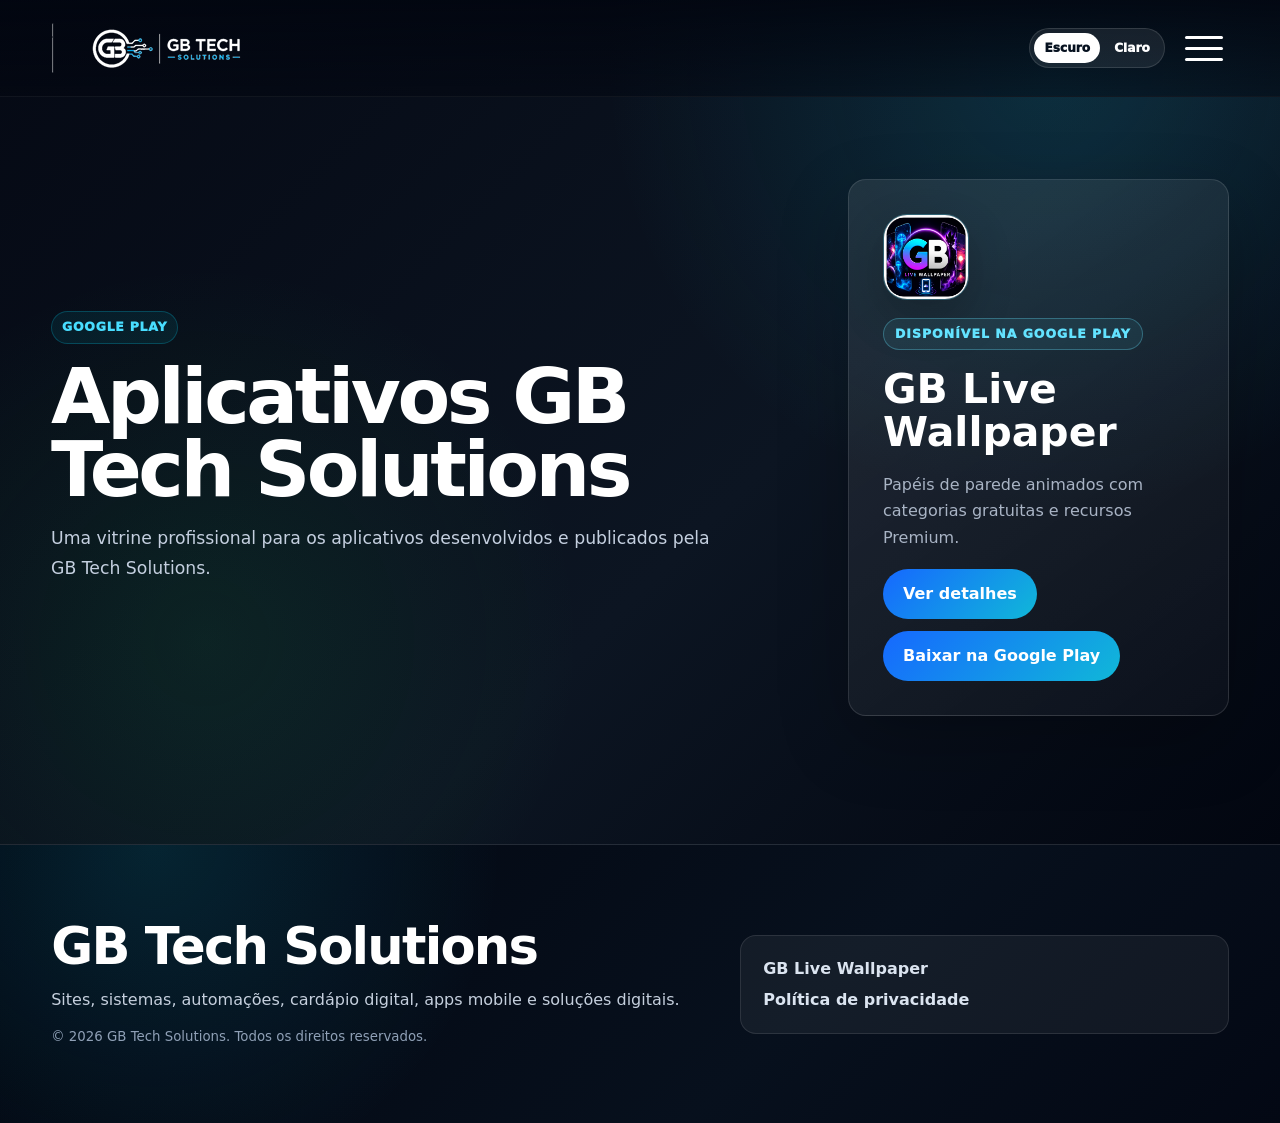
<file: apps/index.html>
<!DOCTYPE html>
<html lang="pt-BR">
<head>
  <meta charset="UTF-8" />
  <meta name="viewport" content="width=device-width, initial-scale=1.0" />
  <title>Aplicativos GB Tech Solutions | Apps publicados</title>
  <meta name="description" content="Conhe&ccedil;a os aplicativos desenvolvidos e publicados pela GB Tech Solutions, incluindo o GB Live Wallpaper para pap&eacute;is de parede animados." />
  <meta name="theme-color" content="#050914" />
  <script>
    document.documentElement.dataset.theme = localStorage.getItem("gbTechTheme") === "light" ? "light" : "dark";
  </script>
  <link rel="manifest" href="../manifest.webmanifest" />
  <link rel="apple-touch-icon" href="../assets/img/pwa-icon-192.png" />
  <link rel="preload" href="../assets/img/logo-white.png" as="image">
  <link rel="stylesheet" href="../css/style.css" />
</head>
<body class="io-style-home app-page">
  <header class="io-header">
    <div class="container nav io-nav">
      <a href="../index.html#inicio" class="brand io-brand" aria-label="GB Tech Solutions">
        <img src="../assets/img/logo-white.png" alt="GB Tech Solutions" class="brand-img io-brand-img" fetchpriority="high" decoding="async" />
      </a>
      <div class="nav-actions io-nav-actions">
        <div class="theme-switcher io-theme" aria-label="Selecionar tema">
          <button class="active" type="button" data-theme-switch="dark" aria-label="Usar modo escuro">Escuro</button>
          <button type="button" data-theme-switch="light" aria-label="Usar modo claro">Claro</button>
        </div>
        <button class="menu-trigger io-menu-trigger" id="mobile" aria-label="Abrir menu" aria-expanded="false"><span>Menu</span><i aria-hidden="true"></i></button>
      </div>
      <nav class="menu menu-overlay io-menu-overlay" id="menu" aria-label="Menu principal">
        <div class="menu-overlay-bg" aria-hidden="true"></div>
        <div class="menu-panel io-menu-panel" role="dialog" aria-modal="true" aria-label="Menu GB Tech Solutions">
          <div class="menu-panel-head io-menu-head">
            <img src="../assets/img/logo-white.png" alt="GB Tech Solutions" loading="lazy" decoding="async" />
            <div class="io-menu-top-actions">
              <div class="theme-switcher io-menu-theme" aria-label="Selecionar tema">
                <button class="active" type="button" data-theme-switch="dark" aria-label="Usar modo escuro">Escuro</button>
                <button type="button" data-theme-switch="light" aria-label="Usar modo claro">Claro</button>
              </div>
              <button class="menu-close" type="button" aria-label="Fechar menu">&times;</button>
            </div>
          </div>
          <div class="io-menu-content">
            <div class="io-menu-main">
              <div class="io-menu-columns" aria-label="Links principais">
                <div class="io-menu-column">
                  <a href="../index.html#inicio" class="menu-link">In&iacute;cio</a>
                  <a href="../index.html#servicos" class="menu-link">Nossas solu&ccedil;&otilde;es</a>
                  <a href="./" class="menu-link">Aplicativos</a>
                  <a href="../index.html#produtos-prontos" class="menu-link">Produtos prontos</a>
                  <a href="../index.html#planos" class="menu-link">Planos</a>
                </div>
                <div class="io-menu-column">
                  <a href="../index.html#portfolio" class="menu-link">Projetos</a>
                  <a href="../index.html#faq" class="menu-link">FAQ</a>
                  <a href="../index.html#contato" class="menu-link">Fale conosco</a>
                  <a href="gb-live-wallpaper/" class="menu-link">GB Live Wallpaper</a>
                  <a href="../privacy/gb-live-wallpaper/" class="menu-link">Privacidade</a>
                </div>
              </div>
            </div>
          </div>
          <div class="io-menu-footer">
            <span>&copy; <span id="menuYear"></span> &middot; GB Tech Solutions</span>
            <a href="https://wa.me/5521965829441?text=Ol%C3%A1!%20Vim%20pelo%20site%20da%20GB%20Tech%20Solutions." target="_blank" rel="noopener">Solicitar or&ccedil;amento</a>
          </div>
        </div>
      </nav>
    </div>
  </header>

  <main>
    <section class="app-hero-section">
      <div class="container app-hero-grid">
        <div class="app-hero-copy reveal">
          <span class="kicker">Google Play</span>
          <h1>Aplicativos GB Tech Solutions</h1>
          <p>Uma vitrine profissional para os aplicativos desenvolvidos e publicados pela GB Tech Solutions.</p>
        </div>
        <article class="app-store-card reveal">
          <img class="app-icon-img" src="../assets/img/GB-Live-Wallpaper.png" alt="Ícone do app GB Live Wallpaper" loading="lazy" decoding="async">
          <span class="subscription-tag">Dispon&iacute;vel na Google Play</span>
          <h2>GB Live Wallpaper</h2>
          <p>Pap&eacute;is de parede animados com categorias gratuitas e recursos Premium.</p>
          <div class="app-feature-actions">
            <a class="btn" href="gb-live-wallpaper/">Ver detalhes</a>
            <a class="btn" href="https://play.google.com/store/apps/details?id=com.gbtechsolutions.gblivewallpaper" target="_blank" rel="noopener">Baixar na Google Play</a>
          </div>
        </article>
      </div>
    </section>
  </main>

  <footer>
    <div class="container footer-grid">
      <div class="footer-copy">
        <strong>GB Tech Solutions</strong>
        <p>Sites, sistemas, automa&ccedil;&otilde;es, card&aacute;pio digital, apps mobile e solu&ccedil;&otilde;es digitais.</p>
        <small>&copy; <span id="year"></span> GB Tech Solutions. Todos os direitos reservados.</small>
      </div>
      <div class="footer-services" aria-label="Links de aplicativos">
        <span><a href="gb-live-wallpaper/">GB Live Wallpaper</a></span>
        <span><a href="../privacy/gb-live-wallpaper/">Pol&iacute;tica de privacidade</a></span>
      </div>
    </div>
  </footer>

  <script src="../js/script.js" defer></script>
</body>
</html>
</file>
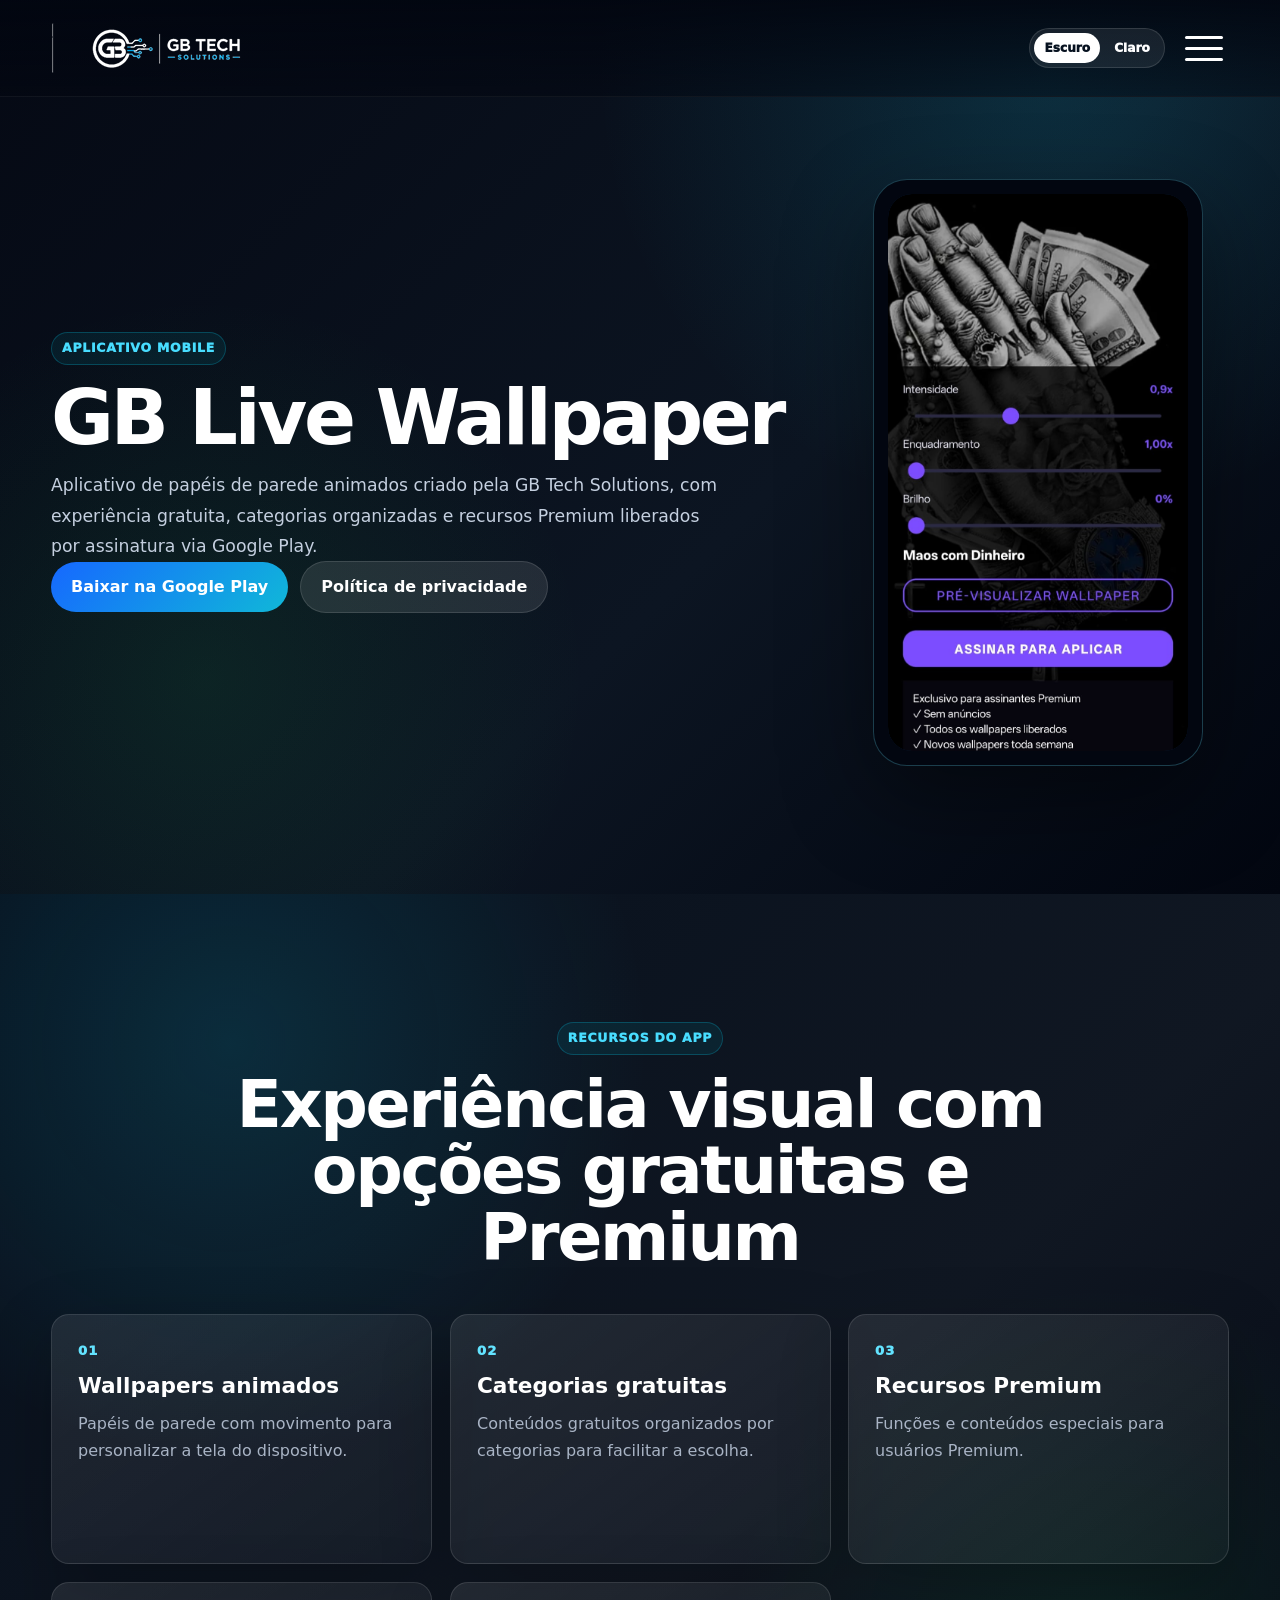
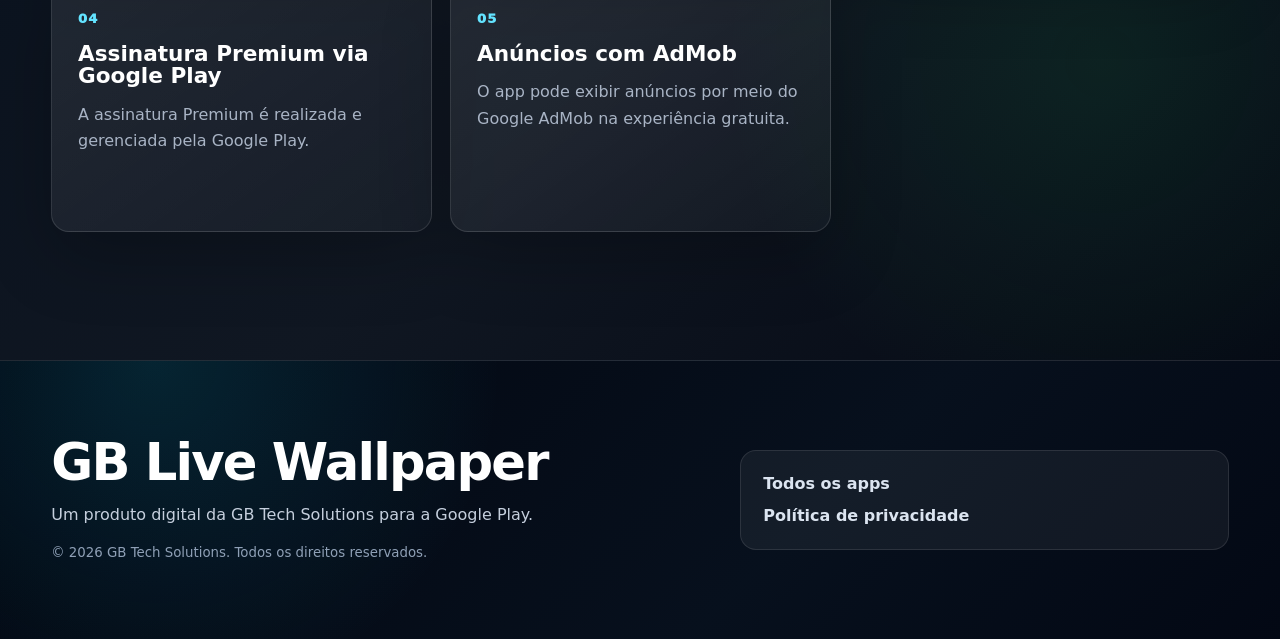
<file: apps/gb-live-wallpaper/index.html>
<!DOCTYPE html>
<html lang="pt-BR">
<head>
  <meta charset="UTF-8" />
  <meta name="viewport" content="width=device-width, initial-scale=1.0" />
  <title>GB Live Wallpaper | Aplicativo GB Tech Solutions</title>
  <meta name="description" content="GB Live Wallpaper &eacute; um aplicativo da GB Tech Solutions com wallpapers animados, categorias gratuitas, recursos Premium, assinatura via Google Play e an&uacute;ncios AdMob." />
  <meta name="theme-color" content="#050914" />
  <script>
    document.documentElement.dataset.theme = localStorage.getItem("gbTechTheme") === "light" ? "light" : "dark";
  </script>
  <link rel="manifest" href="../../manifest.webmanifest" />
  <link rel="apple-touch-icon" href="../../assets/img/pwa-icon-192.png" />
  <link rel="preload" href="../../assets/img/logo-white.png" as="image">
  <link rel="stylesheet" href="../../css/style.css" />
</head>
<body class="io-style-home app-page">
  <header class="io-header">
    <div class="container nav io-nav">
      <a href="../../index.html#inicio" class="brand io-brand" aria-label="GB Tech Solutions">
        <img src="../../assets/img/logo-white.png" alt="GB Tech Solutions" class="brand-img io-brand-img" fetchpriority="high" decoding="async" />
      </a>
      <div class="nav-actions io-nav-actions">
        <div class="theme-switcher io-theme" aria-label="Selecionar tema">
          <button class="active" type="button" data-theme-switch="dark" aria-label="Usar modo escuro">Escuro</button>
          <button type="button" data-theme-switch="light" aria-label="Usar modo claro">Claro</button>
        </div>
        <button class="menu-trigger io-menu-trigger" id="mobile" aria-label="Abrir menu" aria-expanded="false"><span>Menu</span><i aria-hidden="true"></i></button>
      </div>
      <nav class="menu menu-overlay io-menu-overlay" id="menu" aria-label="Menu principal">
        <div class="menu-overlay-bg" aria-hidden="true"></div>
        <div class="menu-panel io-menu-panel" role="dialog" aria-modal="true" aria-label="Menu GB Tech Solutions">
          <div class="menu-panel-head io-menu-head">
            <img src="../../assets/img/logo-white.png" alt="GB Tech Solutions" loading="lazy" decoding="async" />
            <div class="io-menu-top-actions">
              <div class="theme-switcher io-menu-theme" aria-label="Selecionar tema">
                <button class="active" type="button" data-theme-switch="dark" aria-label="Usar modo escuro">Escuro</button>
                <button type="button" data-theme-switch="light" aria-label="Usar modo claro">Claro</button>
              </div>
              <button class="menu-close" type="button" aria-label="Fechar menu">&times;</button>
            </div>
          </div>
          <div class="io-menu-content">
            <div class="io-menu-main">
              <div class="io-menu-columns" aria-label="Links principais">
                <div class="io-menu-column">
                  <a href="../../index.html#inicio" class="menu-link">In&iacute;cio</a>
                  <a href="../../index.html#servicos" class="menu-link">Nossas solu&ccedil;&otilde;es</a>
                  <a href="../" class="menu-link">Aplicativos</a>
                  <a href="../../index.html#produtos-prontos" class="menu-link">Produtos prontos</a>
                  <a href="../../index.html#contato" class="menu-link">Fale conosco</a>
                </div>
                <div class="io-menu-column">
                  <a href="./" class="menu-link">GB Live Wallpaper</a>
                  <a href="../../privacy/gb-live-wallpaper/" class="menu-link">Privacidade do app</a>
                </div>
              </div>
            </div>
          </div>
          <div class="io-menu-footer">
            <span>&copy; <span id="menuYear"></span> &middot; GB Tech Solutions</span>
            <a href="https://wa.me/5521965829441?text=Ol%C3%A1!%20Vim%20pelo%20site%20da%20GB%20Tech%20Solutions." target="_blank" rel="noopener">Solicitar or&ccedil;amento</a>
          </div>
        </div>
      </nav>
    </div>
  </header>

  <main>
    <section class="app-hero-section">
      <div class="container app-detail-layout">
        <div class="app-hero-copy reveal">
          <span class="kicker">Aplicativo mobile</span>
          <h1>GB Live Wallpaper</h1>
          <p>Aplicativo de pap&eacute;is de parede animados criado pela GB Tech Solutions, com experi&ecirc;ncia gratuita, categorias organizadas e recursos Premium liberados por assinatura via Google Play.</p>
          <div class="app-feature-actions">
            <a class="btn" href="https://play.google.com/store/apps/details?id=com.gbtechsolutions.gblivewallpaper" target="_blank" rel="noopener">Baixar na Google Play</a>
            <a class="btn btn-glass" href="../../privacy/gb-live-wallpaper/">Pol&iacute;tica de privacidade</a>
          </div>
        </div>
        <div class="app-phone-preview reveal" aria-label="Pr&eacute;via visual do app GB Live Wallpaper">
          <div class="app-phone-screen">
            <img class="app-phone-screenshot" src="../../assets/img/visualizar.jpeg" alt="Tela do aplicativo GB Live Wallpaper" loading="lazy" decoding="async">
          </div>
        </div>
      </div>
    </section>

    <section class="app-info-section">
      <div class="container">
        <div class="section-title reveal">
          <div class="kicker">Recursos do app</div>
          <h2>Experi&ecirc;ncia visual com op&ccedil;&otilde;es gratuitas e Premium</h2>
        </div>
        <div class="app-info-grid">
          <article class="app-info-card reveal"><span>01</span><h3>Wallpapers animados</h3><p>Pap&eacute;is de parede com movimento para personalizar a tela do dispositivo.</p></article>
          <article class="app-info-card reveal"><span>02</span><h3>Categorias gratuitas</h3><p>Conte&uacute;dos gratuitos organizados por categorias para facilitar a escolha.</p></article>
          <article class="app-info-card reveal"><span>03</span><h3>Recursos Premium</h3><p>Fun&ccedil;&otilde;es e conte&uacute;dos especiais para usu&aacute;rios Premium.</p></article>
          <article class="app-info-card reveal"><span>04</span><h3>Assinatura Premium via Google Play</h3><p>A assinatura Premium &eacute; realizada e gerenciada pela Google Play.</p></article>
          <article class="app-info-card reveal"><span>05</span><h3>An&uacute;ncios com AdMob</h3><p>O app pode exibir an&uacute;ncios por meio do Google AdMob na experi&ecirc;ncia gratuita.</p></article>
        </div>
      </div>
    </section>
  </main>

  <footer>
    <div class="container footer-grid">
      <div class="footer-copy">
        <strong>GB Live Wallpaper</strong>
        <p>Um produto digital da GB Tech Solutions para a Google Play.</p>
        <small>&copy; <span id="year"></span> GB Tech Solutions. Todos os direitos reservados.</small>
      </div>
      <div class="footer-services" aria-label="Links do aplicativo">
        <span><a href="../">Todos os apps</a></span>
        <span><a href="../../privacy/gb-live-wallpaper/">Pol&iacute;tica de privacidade</a></span>
      </div>
    </div>
  </footer>

  <script src="../../js/script.js" defer></script>
</body>
</html>
</file>
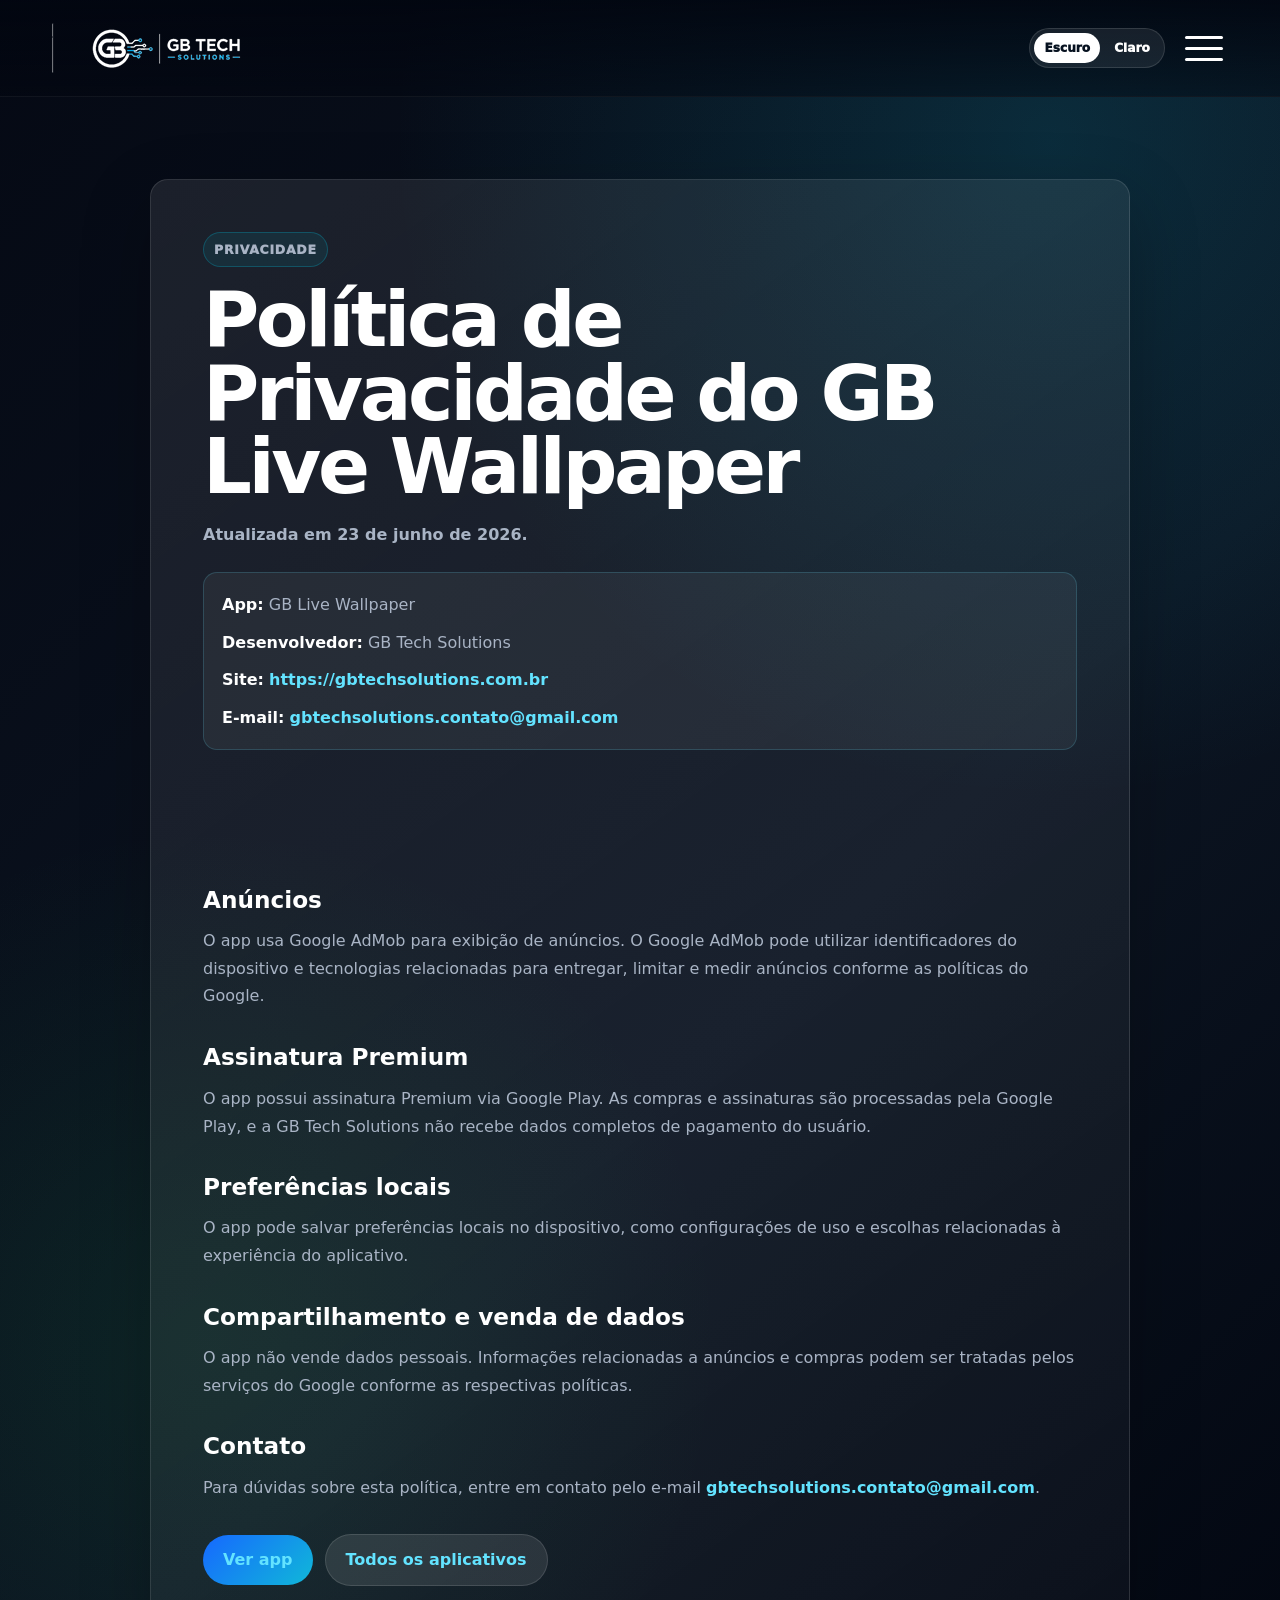
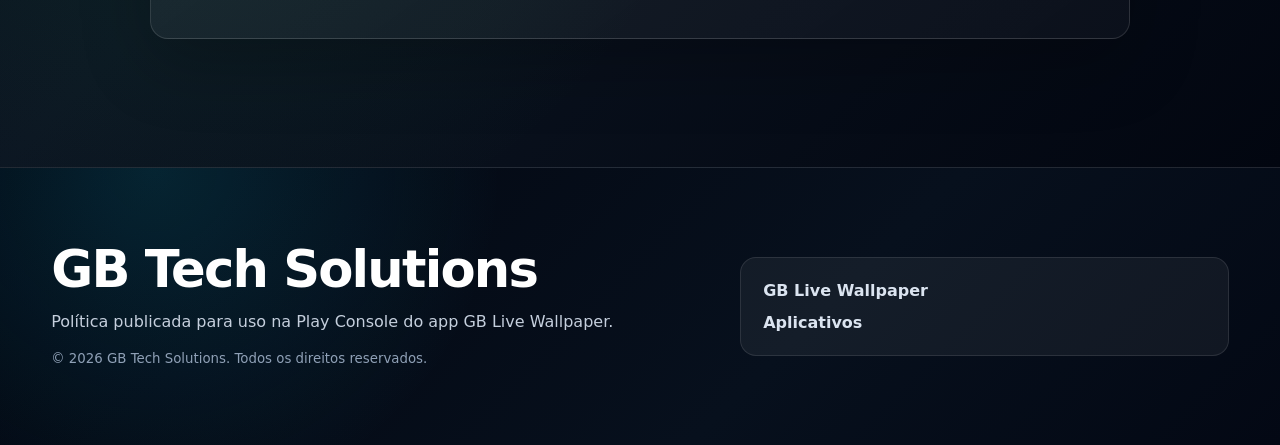
<file: privacy/gb-live-wallpaper/index.html>
<!DOCTYPE html>
<html lang="pt-BR">
<head>
  <meta charset="UTF-8" />
  <meta name="viewport" content="width=device-width, initial-scale=1.0" />
  <title>Pol&iacute;tica de Privacidade | GB Live Wallpaper</title>
  <meta name="description" content="Pol&iacute;tica de privacidade do app GB Live Wallpaper, desenvolvido pela GB Tech Solutions, com informa&ccedil;&otilde;es sobre AdMob, assinatura Premium via Google Play e prefer&ecirc;ncias locais." />
  <meta name="theme-color" content="#050914" />
  <script>
    document.documentElement.dataset.theme = localStorage.getItem("gbTechTheme") === "light" ? "light" : "dark";
  </script>
  <link rel="manifest" href="../../manifest.webmanifest" />
  <link rel="apple-touch-icon" href="../../assets/img/pwa-icon-192.png" />
  <link rel="preload" href="../../assets/img/logo-white.png" as="image">
  <link rel="stylesheet" href="../../css/style.css" />
</head>
<body class="io-style-home app-page">
  <header class="io-header">
    <div class="container nav io-nav">
      <a href="../../index.html#inicio" class="brand io-brand" aria-label="GB Tech Solutions">
        <img src="../../assets/img/logo-white.png" alt="GB Tech Solutions" class="brand-img io-brand-img" fetchpriority="high" decoding="async" />
      </a>
      <div class="nav-actions io-nav-actions">
        <div class="theme-switcher io-theme" aria-label="Selecionar tema">
          <button class="active" type="button" data-theme-switch="dark" aria-label="Usar modo escuro">Escuro</button>
          <button type="button" data-theme-switch="light" aria-label="Usar modo claro">Claro</button>
        </div>
        <button class="menu-trigger io-menu-trigger" id="mobile" aria-label="Abrir menu" aria-expanded="false"><span>Menu</span><i aria-hidden="true"></i></button>
      </div>
      <nav class="menu menu-overlay io-menu-overlay" id="menu" aria-label="Menu principal">
        <div class="menu-overlay-bg" aria-hidden="true"></div>
        <div class="menu-panel io-menu-panel" role="dialog" aria-modal="true" aria-label="Menu GB Tech Solutions">
          <div class="menu-panel-head io-menu-head">
            <img src="../../assets/img/logo-white.png" alt="GB Tech Solutions" loading="lazy" decoding="async" />
            <div class="io-menu-top-actions">
              <div class="theme-switcher io-menu-theme" aria-label="Selecionar tema">
                <button class="active" type="button" data-theme-switch="dark" aria-label="Usar modo escuro">Escuro</button>
                <button type="button" data-theme-switch="light" aria-label="Usar modo claro">Claro</button>
              </div>
              <button class="menu-close" type="button" aria-label="Fechar menu">&times;</button>
            </div>
          </div>
          <div class="io-menu-content">
            <div class="io-menu-main">
              <div class="io-menu-columns" aria-label="Links principais">
                <div class="io-menu-column">
                  <a href="../../index.html#inicio" class="menu-link">In&iacute;cio</a>
                  <a href="../../index.html#servicos" class="menu-link">Nossas solu&ccedil;&otilde;es</a>
                  <a href="../../apps/" class="menu-link">Aplicativos</a>
                  <a href="../../apps/gb-live-wallpaper/" class="menu-link">GB Live Wallpaper</a>
                </div>
                <div class="io-menu-column">
                  <a href="./" class="menu-link">Pol&iacute;tica de privacidade</a>
                  <a href="../../index.html#contato" class="menu-link">Fale conosco</a>
                </div>
              </div>
            </div>
          </div>
          <div class="io-menu-footer">
            <span>&copy; <span id="menuYear"></span> &middot; GB Tech Solutions</span>
            <a href="mailto:gbtechsolutions.contato@gmail.com">gbtechsolutions.contato@gmail.com</a>
          </div>
        </div>
      </nav>
    </div>
  </header>

  <main>
    <section class="privacy-section">
      <div class="container privacy-card reveal">
        <span class="kicker">Privacidade</span>
        <h1>Pol&iacute;tica de Privacidade do GB Live Wallpaper</h1>
        <p class="privacy-updated">Atualizada em 23 de junho de 2026.</p>

        <div class="privacy-summary">
          <span><strong>App:</strong> GB Live Wallpaper</span>
          <span><strong>Desenvolvedor:</strong> GB Tech Solutions</span>
          <span><strong>Site:</strong> <a href="https://gbtechsolutions.com.br">https://gbtechsolutions.com.br</a></span>
          <span><strong>E-mail:</strong> <a href="mailto:gbtechsolutions.contato@gmail.com">gbtechsolutions.contato@gmail.com</a></span>
        </div>

        <h2>Dados pessoais</h2>
        <p>O GB Live Wallpaper n&atilde;o possui login e n&atilde;o coleta nome, e-mail ou telefone dos usu&aacute;rios.</p>

        <h2>An&uacute;ncios</h2>
        <p>O app usa Google AdMob para exibi&ccedil;&atilde;o de an&uacute;ncios. O Google AdMob pode utilizar identificadores do dispositivo e tecnologias relacionadas para entregar, limitar e medir an&uacute;ncios conforme as pol&iacute;ticas do Google.</p>

        <h2>Assinatura Premium</h2>
        <p>O app possui assinatura Premium via Google Play. As compras e assinaturas s&atilde;o processadas pela Google Play, e a GB Tech Solutions n&atilde;o recebe dados completos de pagamento do usu&aacute;rio.</p>

        <h2>Prefer&ecirc;ncias locais</h2>
        <p>O app pode salvar prefer&ecirc;ncias locais no dispositivo, como configura&ccedil;&otilde;es de uso e escolhas relacionadas &agrave; experi&ecirc;ncia do aplicativo.</p>

        <h2>Compartilhamento e venda de dados</h2>
        <p>O app n&atilde;o vende dados pessoais. Informa&ccedil;&otilde;es relacionadas a an&uacute;ncios e compras podem ser tratadas pelos servi&ccedil;os do Google conforme as respectivas pol&iacute;ticas.</p>

        <h2>Contato</h2>
        <p>Para d&uacute;vidas sobre esta pol&iacute;tica, entre em contato pelo e-mail <a href="mailto:gbtechsolutions.contato@gmail.com">gbtechsolutions.contato@gmail.com</a>.</p>

        <div class="app-feature-actions privacy-actions">
          <a class="btn" href="../../apps/gb-live-wallpaper/">Ver app</a>
          <a class="btn btn-glass" href="../../apps/">Todos os aplicativos</a>
        </div>
      </div>
    </section>
  </main>

  <footer>
    <div class="container footer-grid">
      <div class="footer-copy">
        <strong>GB Tech Solutions</strong>
        <p>Pol&iacute;tica publicada para uso na Play Console do app GB Live Wallpaper.</p>
        <small>&copy; <span id="year"></span> GB Tech Solutions. Todos os direitos reservados.</small>
      </div>
      <div class="footer-services" aria-label="Links do aplicativo">
        <span><a href="../../apps/gb-live-wallpaper/">GB Live Wallpaper</a></span>
        <span><a href="../../apps/">Aplicativos</a></span>
      </div>
    </div>
  </footer>

  <script src="../../js/script.js" defer></script>
</body>
</html>
</file>
<file: css/style.css>
:root{
  --bg:#050914;
  --bg-2:#071427;
  --panel:#0d1726;
  --panel-2:#122235;
  --text:#f8fbff;
  --muted:#a9b4c5;
  --line:rgba(255,255,255,.12);
  --blue:#1668ff;
  --cyan:#10b8d8;
  --green:#22c55e;
  --dark:#020610;
  --white:#ffffff;
  --max:1180px;
  --radius:18px;
  --shadow:0 22px 58px rgba(0,0,0,.28);
}

*{box-sizing:border-box;margin:0;padding:0}
html{
  width:100%;
  min-height:100%;
  scroll-behavior:smooth;
}
body{
  width:100%;
  min-height:100%;
  overflow-x:hidden;
  background:var(--bg);
  color:var(--text);
  font-family:Inter,ui-sans-serif,system-ui,-apple-system,BlinkMacSystemFont,"Segoe UI",Arial,sans-serif;
  line-height:1.5;
}
body.menu-is-open{overflow:hidden}
img,video,svg{display:block;max-width:100%}
a{color:inherit;text-decoration:none}
button,input,select,textarea{font:inherit}
button{cursor:pointer}
main{width:100%}
[hidden]{display:none!important}
.sr-only{
  position:absolute;
  width:1px;
  height:1px;
  padding:0;
  margin:-1px;
  overflow:hidden;
  clip:rect(0,0,0,0);
  white-space:nowrap;
  border:0;
}

.container{
  width:min(var(--max),92%);
  margin-inline:auto;
}

.btn,.case-btn,.phone-action{
  display:inline-flex;
  align-items:center;
  justify-content:center;
  gap:10px;
  min-height:48px;
  padding:13px 20px;
  border:0;
  border-radius:999px;
  font-weight:900;
  color:#fff;
  background:linear-gradient(135deg,var(--blue),var(--cyan));
  transition:transform .2s ease,background .2s ease,opacity .2s ease;
}
.btn:hover,.case-btn:hover,.phone-action:hover{transform:translateY(-2px)}
.btn-white{
  background:#fff;
  color:#06111f;
}
.btn-glass{
  background:rgba(255,255,255,.1);
  border:1px solid var(--line);
}
.kicker,.cta-badge,.mini-label,.case-tag{
  display:inline-flex;
  width:max-content;
  align-items:center;
  min-height:30px;
  padding:6px 10px;
  border:1px solid rgba(6,182,212,.28);
  border-radius:999px;
  color:#48ddff;
  background:rgba(6,182,212,.09);
  font-size:.78rem;
  font-weight:950;
  letter-spacing:.06em;
  text-transform:uppercase;
}

/* Header and menu */
.io-header{
  position:fixed;
  inset:0 0 auto;
  z-index:1000;
  background:linear-gradient(180deg,rgba(2,6,16,.9),rgba(2,6,16,.46));
  border-bottom:1px solid rgba(255,255,255,.06);
}
.io-nav{
  height:96px;
  display:flex;
  align-items:center;
  justify-content:space-between;
  gap:20px;
}
.io-brand{display:inline-flex;align-items:center;max-width:340px}
.io-brand-img{width:300px;height:auto}
.io-nav-actions{
  display:flex;
  align-items:center;
  gap:14px;
}
.top-socials{
  display:inline-flex;
  align-items:center;
  gap:8px;
}
.top-socials a{
  width:42px;
  height:42px;
  display:grid;
  place-items:center;
  border:1px solid var(--line);
  border-radius:999px;
  color:#fff;
  background:rgba(255,255,255,.08);
  transition:transform .2s ease,background .2s ease,border-color .2s ease,color .2s ease;
}
.top-socials a:nth-child(1){
  border-color:rgba(225,48,108,.45);
  background:
    radial-gradient(circle at 30% 110%,#feda75 0 22%,transparent 23%),
    radial-gradient(circle at 20% 90%,#fa7e1e 0 28%,transparent 29%),
    linear-gradient(135deg,#833ab4,#c13584 45%,#e1306c 72%,#fd1d1d);
  color:#fff;
}
.top-socials a:nth-child(2){
  border-color:rgba(24,119,242,.55);
  background:#1877f2;
  color:#fff;
}
.top-socials a:hover{
  transform:translateY(-2px);
  filter:saturate(1.08) brightness(1.06);
}
.top-socials svg{
  width:21px;
  height:21px;
  fill:currentColor;
}
.language-switcher{
  display:inline-flex;
  align-items:center;
  gap:4px;
  padding:4px;
  border:1px solid var(--line);
  border-radius:999px;
  background:rgba(255,255,255,.08);
}
.language-switcher button{
  display:inline-flex;
  align-items:center;
  justify-content:center;
  gap:5px;
  min-height:30px;
  padding:0 9px;
  border:0;
  border-radius:999px;
  color:#fff;
  background:transparent;
  font-size:.78rem;
  font-weight:950;
}
.language-switcher button.active{background:#fff;color:#06111f}
.theme-switcher{
  display:inline-flex;
  align-items:center;
  gap:4px;
  padding:4px;
  border:1px solid var(--line);
  border-radius:999px;
  background:rgba(255,255,255,.08);
}
.theme-switcher button{
  display:inline-flex;
  align-items:center;
  justify-content:center;
  min-height:30px;
  padding:0 10px;
  border:0;
  border-radius:999px;
  color:#fff;
  background:transparent;
  font-size:.76rem;
  font-weight:950;
}
.theme-switcher button.active{
  background:#fff;
  color:#06111f;
}
.install-app-btn{
  min-height:38px;
  display:inline-flex;
  align-items:center;
  justify-content:center;
  padding:0 14px;
  border:0;
  border-radius:999px;
  color:#fff;
  background:linear-gradient(135deg,var(--blue),var(--cyan));
  font-size:.78rem;
  font-weight:950;
  box-shadow:0 12px 28px rgba(16,184,216,.18);
  transition:transform .2s ease,opacity .2s ease;
}
.install-app-btn:hover{transform:translateY(-2px)}
.menu-trigger{
  width:50px;
  height:46px;
  display:grid;
  place-items:center;
  border:0;
  background:transparent;
  color:#fff;
}
.menu-trigger span{position:absolute;inline-size:1px;block-size:1px;overflow:hidden}
.menu-trigger i,.menu-trigger i::before,.menu-trigger i::after{
  content:"";
  display:block;
  width:38px;
  height:3px;
  border-radius:999px;
  background:#fff;
  transition:transform .2s ease,box-shadow .2s ease;
}
.menu-trigger i{position:relative;box-shadow:0 11px 0 #fff}
.menu-trigger i::before{position:absolute;top:-11px;left:0}
.menu-trigger i::after{position:absolute;display:none}
.menu-trigger[aria-expanded="true"] i{box-shadow:none;transform:rotate(45deg)}
.menu-trigger[aria-expanded="true"] i::before{top:0;transform:rotate(-90deg)}

.menu-overlay{
  position:fixed;
  inset:0;
  z-index:1100;
  opacity:0;
  visibility:hidden;
  pointer-events:none;
  transition:opacity .28s ease,visibility .28s ease;
}
.menu-overlay.open{opacity:1;visibility:visible;pointer-events:auto}
.menu-overlay-bg{
  position:absolute;
  inset:0;
  background:rgba(2,6,16,.76);
  opacity:0;
  transition:opacity .28s ease;
}
.menu-overlay.open .menu-overlay-bg{opacity:1}
.menu-panel{
  position:absolute;
  inset:0;
  padding:clamp(28px,5vw,70px);
  background:linear-gradient(120deg,#111,#061a36 70%,#06111f);
  overflow:auto;
  opacity:0;
  transform:translateY(-18px) scale(.985);
  transition:opacity .32s ease,transform .46s cubic-bezier(.22,1,.36,1);
  will-change:opacity,transform;
}
.menu-overlay.open .menu-panel{
  opacity:1;
  transform:translateY(0) scale(1);
}
.menu-panel-head,.io-menu-top-actions,.io-menu-footer{
  display:flex;
  align-items:center;
  justify-content:space-between;
  gap:18px;
}
.menu-panel-head img{width:180px}
.menu-close{
  width:44px;
  height:44px;
  border:0;
  border-radius:50%;
  background:rgba(255,255,255,.1);
  color:#fff;
  font-size:1.8rem;
  line-height:1;
  transition:transform .2s ease,background .2s ease,color .2s ease;
}
.menu-close:hover{
  transform:rotate(90deg) scale(1.04);
  background:#fff;
  color:#06111f;
}
.io-menu-content{
  min-height:56vh;
  display:grid;
  grid-template-columns:minmax(0,1fr) minmax(360px,.8fr);
  gap:clamp(28px,5vw,70px);
  align-items:center;
  margin:40px 0 28px;
}
.io-menu-columns{
  display:grid;
  grid-template-columns:repeat(2,minmax(0,1fr));
  gap:12px;
}
.io-menu-column{display:grid;gap:12px}
.menu-link{
  color:#fff;
  min-height:64px;
  display:flex;
  align-items:center;
  justify-content:space-between;
  gap:16px;
  padding:16px 18px;
  border:1px solid rgba(255,255,255,.1);
  border-radius:16px;
  background:rgba(255,255,255,.055);
  font-size:clamp(1.08rem,1.8vw,1.75rem);
  line-height:1.05;
  font-weight:950;
  opacity:0;
  transform:translateY(24px);
  transition:opacity .38s ease,transform .42s cubic-bezier(.22,1,.36,1),color .2s ease,border-color .2s ease,background .2s ease,box-shadow .2s ease;
}
.menu-link::after{
  content:"";
  width:8px;
  height:8px;
  flex:0 0 auto;
  border-top:2px solid currentColor;
  border-right:2px solid currentColor;
  opacity:.55;
  transform:rotate(45deg);
  transition:transform .2s ease,opacity .2s ease;
}
.menu-link:hover{
  color:#fff;
  border-color:rgba(99,227,255,.42);
  background:linear-gradient(135deg,rgba(21,94,239,.34),rgba(16,184,216,.14));
  box-shadow:0 16px 38px rgba(0,0,0,.22);
}
.menu-link:hover::after{
  opacity:1;
  transform:translateX(4px) rotate(45deg);
}
.menu-overlay.open .menu-link{opacity:1;transform:translateY(0)}
.menu-overlay.open .io-menu-column:first-child .menu-link:nth-child(1){transition-delay:.08s}
.menu-overlay.open .io-menu-column:first-child .menu-link:nth-child(2){transition-delay:.13s}
.menu-overlay.open .io-menu-column:first-child .menu-link:nth-child(3){transition-delay:.18s}
.menu-overlay.open .io-menu-column:first-child .menu-link:nth-child(4){transition-delay:.23s}
.menu-overlay.open .io-menu-column:first-child .menu-link:nth-child(5){transition-delay:.28s}
.menu-overlay.open .io-menu-column:first-child .menu-link:nth-child(6){transition-delay:.33s}
.menu-overlay.open .io-menu-column:last-child .menu-link:nth-child(1){transition-delay:.12s}
.menu-overlay.open .io-menu-column:last-child .menu-link:nth-child(2){transition-delay:.17s}
.menu-overlay.open .io-menu-column:last-child .menu-link:nth-child(3){transition-delay:.22s}
.menu-overlay.open .io-menu-column:last-child .menu-link:nth-child(4){transition-delay:.27s}
.menu-overlay.open .io-menu-column:last-child .menu-link:nth-child(5){transition-delay:.32s}
.menu-overlay.open .io-menu-column:last-child .menu-link:nth-child(6){transition-delay:.37s}
.io-menu-socials{
  display:flex;
  flex-wrap:wrap;
  gap:10px;
  margin-top:22px;
  color:#d5dbe7;
  font-weight:800;
}
.io-menu-socials a{
  min-height:38px;
  display:inline-flex;
  align-items:center;
  padding:0 13px;
  border:1px solid rgba(255,255,255,.1);
  border-radius:999px;
  background:rgba(255,255,255,.055);
  transition:transform .2s ease,background .2s ease,border-color .2s ease,color .2s ease;
}
.io-menu-socials a:hover{
  transform:translateY(-2px);
  border-color:rgba(99,227,255,.34);
  background:rgba(99,227,255,.12);
  color:#fff;
}
.io-menu-socials a,
.io-menu-footer,
.io-menu-photo-slider{
  opacity:0;
  transform:translateY(18px);
  transition:opacity .36s ease,transform .42s cubic-bezier(.22,1,.36,1);
}
.menu-overlay.open .io-menu-socials a,
.menu-overlay.open .io-menu-footer,
.menu-overlay.open .io-menu-photo-slider{
  opacity:1;
  transform:translateY(0);
}
.menu-overlay.open .io-menu-socials a:nth-child(1){transition-delay:.26s}
.menu-overlay.open .io-menu-socials a:nth-child(2){transition-delay:.3s}
.menu-overlay.open .io-menu-socials a:nth-child(3){transition-delay:.34s}
.menu-overlay.open .io-menu-socials a:nth-child(4){transition-delay:.38s}
.menu-overlay.open .io-menu-photo-slider{transition-delay:.2s}
.menu-overlay.open .io-menu-footer{transition-delay:.48s}
.io-menu-photo-slider{
  position:relative;
  min-height:340px;
  border:1px solid rgba(255,255,255,.12);
  border-radius:18px;
  overflow:hidden;
  background:#06111f;
}
.io-menu-photo{
  display:block;
  position:absolute;
  inset:0;
  height:100%;
  opacity:0;
  transform:scale(1.035);
  transition:opacity .56s ease,transform .72s ease;
}
.io-menu-photo.active{opacity:1;transform:scale(1)}
.io-menu-photo img{width:100%;height:100%;object-fit:cover}
.io-menu-photo figcaption{
  position:absolute;
  left:18px;
  right:18px;
  bottom:18px;
  z-index:2;
  font-weight:900;
  color:#fff;
}
.io-menu-footer{color:#d5dbe7;font-weight:800}
.io-menu-footer a{
  min-height:42px;
  display:inline-flex;
  align-items:center;
  justify-content:center;
  padding:0 16px;
  border:1px solid rgba(99,227,255,.28);
  border-radius:999px;
  color:#fff;
  background:rgba(99,227,255,.1);
  transition:transform .2s ease,background .2s ease,border-color .2s ease;
}
.io-menu-footer a:hover{
  transform:translateY(-2px);
  border-color:rgba(99,227,255,.55);
  background:rgba(99,227,255,.18);
}

/* Hero */
.ioasys-exact-hero{
  position:relative;
  width:100%;
  min-height:100svh;
  overflow:hidden;
  isolation:isolate;
  display:grid;
  grid-template-columns:45% 55%;
  background:#000;
}
.io-left-panel{
  position:relative;
  z-index:2;
  background:linear-gradient(90deg,#020610 0%,rgba(2,6,16,.92) 72%,rgba(2,6,16,.2));
}
.io-right-panel{
  position:relative;
  z-index:1;
  min-height:100svh;
  overflow:hidden;
  background:
    radial-gradient(circle at 35% 30%,rgba(16,184,216,.22),transparent 34%),
    linear-gradient(135deg,#06111f,#0d1b2e 60%,#020610);
}
.io-video-cut{
  position:absolute;
  inset:0;
  opacity:0;
  transition:opacity .6s ease;
}
.io-cut-one{opacity:1}
@media (min-width:721px){
  .io-video-cut{animation:heroMediaCycle 18s ease-in-out infinite}
  .io-cut-two{animation-delay:6s}
  .io-cut-three{animation-delay:12s}
}
@keyframes heroMediaCycle{
  0%,30%{opacity:1}
  35%,100%{opacity:0}
}
.io-video-fallback,.io-video-cut video{
  position:absolute;
  inset:0;
  width:100%;
  height:100%;
  object-fit:cover;
  filter:saturate(1.05) contrast(1.04) brightness(.74);
}
.io-video-fallback{
  opacity:0;
  transition:opacity .5s ease;
}
.io-video-cut.is-fallback-visible .io-video-fallback{opacity:1}
.io-video-cut video{opacity:0;transition:opacity .7s ease}
.io-video-cut.is-video-ready video{opacity:1}
.io-video-color{
  position:absolute;
  inset:0;
  z-index:5;
  background:linear-gradient(90deg,rgba(0,0,0,.36),rgba(6,182,212,.15),rgba(21,94,239,.24));
  pointer-events:none;
}
.io-scanline{display:none}
.io-side-effect{
  position:absolute;
  z-index:8;
  width:230px;
  padding:18px;
  border:1px solid var(--line);
  border-radius:18px;
  background:rgba(8,20,38,.78);
  color:#fff;
}
.io-side-effect small{
  display:block;
  color:#63e3ff;
  text-transform:uppercase;
  letter-spacing:.1em;
  font-weight:950;
  margin-bottom:8px;
}
.io-side-effect strong{font-size:1.1rem}
.io-side-effect-a{top:34%;left:6%}
.io-side-effect-b{right:6%;bottom:18%}
.io-hero-layer{
  position:absolute;
  inset:0;
  z-index:10;
  display:flex;
  align-items:center;
  pointer-events:none;
}
.io-hero-title{
  position:relative;
  z-index:1;
  width:min(760px,100%);
  color:#fff;
  font-size:clamp(3.6rem,6.8vw,6.4rem);
  line-height:.88;
  letter-spacing:-.04em;
  font-weight:950;
  pointer-events:none;
}
.io-title-white,.io-title-yellow{display:block}
.io-title-yellow{
  margin-left:0;
  color:#10b8d8;
  text-shadow:0 18px 50px rgba(16,184,216,.2);
  overflow-wrap:normal;
  word-break:normal;
}
.io-title-small{
  max-width:620px;
  margin-top:12px;
  font-size:.5em;
  line-height:1;
  letter-spacing:-.025em;
}
@media (min-width:981px){
  .io-hero-layer{
    align-items:flex-start;
    justify-content:flex-start;
    padding-top:13vh;
    padding-bottom:18vh;
  }
  .io-hero-title{
    width:min(560px,42vw);
    font-size:clamp(2.9rem,4.45vw,4.95rem);
    line-height:.92;
  }
  .io-copy{
    position:relative;
    left:auto;
    bottom:auto;
    z-index:3;
    width:min(560px,90vw);
    margin-top:28px;
  }
}
.io-copy{
  position:absolute;
  left:0;
  bottom:13vh;
  width:min(440px,90vw);
  pointer-events:auto;
}
.io-hero-desc{
  color:#b4c0d2;
  font-weight:800;
  font-size:1.08rem;
  line-height:1.65;
  margin-bottom:26px;
}
.io-hero-actions{display:flex;gap:14px;align-items:center;flex-wrap:wrap}
.hero-trust-seals{
  display:flex;
  flex-wrap:wrap;
  gap:8px;
  margin-top:18px;
}
.hero-trust-seals span{
  display:inline-flex;
  align-items:center;
  gap:7px;
  padding:8px 10px;
  border:1px solid rgba(34,197,94,.22);
  border-radius:999px;
  color:#dbe4f0;
  background:rgba(34,197,94,.08);
  font-size:.78rem;
  font-weight:850;
}
.hero-trust-seals span::before{
  content:"";
  width:8px;
  height:8px;
  border-radius:50%;
  background:#22c55e;
  box-shadow:0 0 0 4px rgba(34,197,94,.14);
}
.io-hero-btn{
  display:inline-flex;
  min-height:50px;
  align-items:center;
  justify-content:center;
  padding:13px 22px;
  border-radius:999px;
  background:linear-gradient(135deg,var(--blue),var(--cyan));
  color:#fff;
  font-weight:950;
  box-shadow:0 16px 34px rgba(16,184,216,.25);
  transition:transform .22s ease,box-shadow .22s ease,filter .22s ease;
}
.io-hero-btn:hover{
  transform:translateY(-2px);
  filter:saturate(1.08) brightness(1.05);
  box-shadow:0 22px 48px rgba(16,184,216,.32);
}
.io-hero-link{
  display:inline-flex;
  min-height:50px;
  align-items:center;
  justify-content:center;
  padding:12px 18px;
  border:1px solid rgba(255,255,255,.18);
  border-radius:999px;
  color:#fff;
  background:rgba(255,255,255,.08);
  font-weight:900;
}
.io-scroll{
  position:absolute;
  left:50%;
  bottom:8vh;
  z-index:20;
  display:inline-flex;
  align-items:center;
  gap:10px;
  color:#fff;
  font-size:.84rem;
  font-weight:900;
}

/* Sections */
section{width:100%;position:relative}
.authority-strip{
  padding:clamp(28px,4vw,48px) 0;
  background:
    radial-gradient(circle at 18% 0%,rgba(16,184,216,.16),transparent 32%),
    linear-gradient(135deg,#030814,#071427 60%,#06101d);
  border-top:1px solid rgba(255,255,255,.08);
  border-bottom:1px solid rgba(255,255,255,.08);
}
.authority-grid{
  display:grid;
  grid-template-columns:repeat(4,minmax(0,1fr));
  gap:14px;
}
.authority-grid div{
  min-height:132px;
  display:grid;
  align-content:center;
  gap:8px;
  padding:20px;
  border:1px solid rgba(99,227,255,.18);
  border-radius:16px;
  background:linear-gradient(145deg,rgba(255,255,255,.08),rgba(255,255,255,.025));
  box-shadow:0 18px 44px rgba(0,0,0,.18);
}
.authority-grid strong{
  color:#fff;
  font-size:1.08rem;
  line-height:1.12;
}
.authority-grid span{
  color:#aebacc;
  font-weight:750;
  line-height:1.42;
}
.authority-counters-section{
  padding:clamp(26px,4vw,52px) 0;
  background:linear-gradient(135deg,#020610,#06101d);
  border-bottom:1px solid rgba(255,255,255,.08);
}
.authority-counters-grid{
  display:grid;
  grid-template-columns:repeat(3,minmax(0,1fr));
  gap:14px;
}
.authority-counters-grid article{
  min-height:132px;
  display:grid;
  place-items:center;
  gap:6px;
  padding:22px;
  border:1px solid rgba(99,227,255,.18);
  border-radius:18px;
  text-align:center;
  background:linear-gradient(145deg,rgba(255,255,255,.075),rgba(255,255,255,.026));
  box-shadow:0 20px 52px rgba(0,0,0,.2);
}
.authority-counters-grid strong{
  color:#fff;
  font-size:clamp(2.2rem,5vw,4rem);
  line-height:1;
}
.authority-counters-grid span:last-child{
  color:#cbd5e1;
  font-weight:900;
}
#servicos,.process,.showcase,.product-demo,.subscription-products,.digital-products-section,.app-info-section,.pricing,.home-partners,.audience-section,.transformation-section,.proof-section,.faq-section{
  padding:clamp(78px,10vw,132px) 0;
  background:linear-gradient(135deg,#050914,#071427);
}
#servicos{
  background:
    radial-gradient(circle at 14% 10%,rgba(16,184,216,.1),transparent 28%),
    linear-gradient(135deg,#07101b,#0b1724 54%,#060b12);
}
.audience-section{
  background:
    linear-gradient(180deg,rgba(255,255,255,.03),transparent 28%),
    linear-gradient(135deg,#111820,#151b24 56%,#090e15);
}
.transformation-section{
  background:
    radial-gradient(circle at 84% 16%,rgba(34,197,94,.16),transparent 30%),
    linear-gradient(135deg,#06100d,#0d1c17 58%,#050914);
}
.proof-section{
  background:
    radial-gradient(circle at 12% 12%,rgba(255,255,255,.055),transparent 28%),
    linear-gradient(135deg,#0f131b,#090d14 62%,#050914);
}
.process{
  background:
    linear-gradient(180deg,rgba(255,255,255,.035),transparent 24%),
    linear-gradient(135deg,#121722,#0b1018 62%,#050914);
}
.showcase{
  background:
    radial-gradient(circle at 88% 14%,rgba(16,184,216,.1),transparent 30%),
    linear-gradient(135deg,#070b12,#111827 56%,#07101d);
}
.product-demo{
  background:
    radial-gradient(circle at 18% 20%,rgba(34,197,94,.12),transparent 30%),
    linear-gradient(135deg,#07120f,#0c1b1b 58%,#060b12);
}
.subscription-products{
  background:
    radial-gradient(circle at 82% 12%,rgba(16,184,216,.16),transparent 34%),
    radial-gradient(circle at 16% 82%,rgba(34,197,94,.11),transparent 30%),
    linear-gradient(135deg,#0b1118,#121a23 58%,#060b12);
}
.digital-products-section,
.app-info-section{
  background:
    radial-gradient(circle at 18% 14%,rgba(16,184,216,.16),transparent 30%),
    radial-gradient(circle at 86% 72%,rgba(34,197,94,.1),transparent 28%),
    linear-gradient(135deg,#07101d,#101722 58%,#050914);
}
.home-partners{
  background:
    linear-gradient(180deg,rgba(255,255,255,.04),transparent 28%),
    linear-gradient(135deg,#101620,#0b1119 60%,#050914);
}
.pricing{
  background:
    radial-gradient(circle at 50% 0%,rgba(16,184,216,.14),transparent 34%),
    linear-gradient(135deg,#080c13,#121826 60%,#060b12);
}
.faq-section{
  background:
    linear-gradient(135deg,#11151d,#0a0f17 60%,#050914);
}
.section-title{
  text-align:center;
  max-width:820px;
  margin:0 auto 44px;
}
.section-title.left{text-align:left;margin:0 0 24px}
.section-title h2,.studios-title h2,.gb-scroll-copy h2,.ioasys-about-head h2,.contact-copy h2{
  color:#fff;
  font-size:clamp(2.25rem,5.2vw,4.9rem);
  line-height:1;
  letter-spacing:-.035em;
  margin:16px 0;
}
.section-title p,.studios-title p,.gb-scroll-copy p,.contact-copy p{
  color:var(--muted);
  font-size:1.05rem;
  line-height:1.7;
}

/* Scroll experience */
.gb-scroll-experience{
  padding:clamp(86px,10vw,130px) 0;
  background:
    radial-gradient(circle at 20% 18%,rgba(16,184,216,.12),transparent 30%),
    linear-gradient(135deg,#020610,#061a2e);
}
.gb-scroll-layout{
  display:grid;
  grid-template-columns:.9fr 1.1fr;
  align-items:center;
  gap:clamp(36px,6vw,72px);
}
.gb-scroll-tabs{display:flex;flex-wrap:wrap;gap:10px;margin-top:28px}
.gb-scroll-tabs button{
  min-height:42px;
  padding:0 14px;
  border:1px solid var(--line);
  border-radius:999px;
  background:rgba(255,255,255,.06);
  color:#fff;
  font-weight:900;
}
.gb-scroll-tabs button.active{background:linear-gradient(135deg,var(--blue),var(--cyan))}
.gb-scroll-progress{height:5px;background:rgba(255,255,255,.1);border-radius:999px;margin-top:20px;overflow:hidden}
.gb-scroll-progress span{display:block;width:25%;height:100%;background:linear-gradient(90deg,var(--blue),var(--cyan))}
.gb-scroll-visual{
  position:relative;
  min-height:520px;
  border-radius:var(--radius);
  overflow:hidden;
  background:#0d1726;
}
.gb-scroll-photo{
  position:absolute;
  inset:0;
  opacity:0;
  transition:opacity .35s ease;
}
.gb-scroll-photo.active{opacity:1}
.gb-scroll-photo img{width:100%;height:100%;object-fit:cover}
.gb-scroll-photo::after{
  content:"";
  position:absolute;
  inset:0;
  background:linear-gradient(180deg,transparent 45%,rgba(0,0,0,.76));
}
.gb-scroll-photo figcaption{
  position:absolute;
  left:22px;
  right:22px;
  bottom:22px;
  z-index:2;
  display:grid;
  gap:6px;
  color:#fff;
}
.gb-scroll-photo figcaption strong{font-size:1.4rem}
.gb-scroll-photo figcaption span{color:#dbe4f0}
.gb-scroll-orbit{display:none}

.install-app-section{
  padding:clamp(38px,5vw,64px) 0;
  background:
    radial-gradient(circle at 82% 40%,rgba(16,184,216,.14),transparent 30%),
    linear-gradient(135deg,#07101d,#0b1724 58%,#050914);
}
.install-app-card{
  display:grid;
  grid-template-columns:minmax(0,1fr) auto;
  align-items:center;
  gap:24px;
  padding:clamp(22px,4vw,34px);
  border:1px solid rgba(99,227,255,.2);
  border-radius:var(--radius);
  background:linear-gradient(145deg,rgba(255,255,255,.08),rgba(255,255,255,.03));
  box-shadow:0 20px 58px rgba(0,0,0,.22);
}
.install-app-card h2{
  margin:12px 0 8px;
  color:#fff;
  font-size:clamp(1.8rem,3.8vw,3.5rem);
  line-height:1;
  letter-spacing:-.03em;
}
.install-app-card p{
  max-width:720px;
  color:var(--muted);
  line-height:1.65;
}
.install-app-main{
  min-width:180px;
}
.install-app-main.is-clicking,
.install-app-btn.is-clicking,
.install-confirm.is-clicking{
  animation:installButtonClick .38s ease;
}
@keyframes installButtonClick{
  0%{transform:scale(1)}
  42%{transform:scale(.94)}
  72%{transform:scale(1.05)}
  100%{transform:scale(1)}
}

.io-studios{
  padding:clamp(78px,10vw,132px) 0;
  background:
    linear-gradient(180deg,rgba(255,255,255,.03),transparent 22%),
    linear-gradient(135deg,#081426 0%,#050914 62%,#020610 100%);
}
.studios-wrap{
  display:grid;
  gap:34px;
}
.studios-title{
  max-width:900px;
  margin-inline:auto;
  text-align:center;
}
.studios-grid{
  display:grid;
  grid-template-columns:repeat(3,minmax(0,1fr));
  gap:20px;
  align-items:stretch;
}
.studio-card,.service,.case,.price-card{
  border:1px solid var(--line);
  border-radius:var(--radius);
  background:linear-gradient(145deg,rgba(255,255,255,.075),rgba(255,255,255,.028));
  overflow:hidden;
  transition:transform .22s ease,border-color .22s ease,background .22s ease,box-shadow .22s ease;
}
.studio-card:hover,.service:hover,.case:hover,.price-card:hover{
  transform:translateY(-4px);
  border-color:rgba(99,227,255,.34);
  background:linear-gradient(145deg,rgba(255,255,255,.1),rgba(255,255,255,.035));
  box-shadow:0 18px 52px rgba(0,0,0,.22);
}
.studio-card{
  position:relative;
  min-height:340px;
  padding:28px;
  display:flex;
  flex-direction:column;
  justify-content:flex-start;
  gap:14px;
  background:linear-gradient(145deg,rgba(255,255,255,.09),rgba(255,255,255,.035));
  box-shadow:0 18px 50px rgba(0,0,0,.18);
}
.studio-card::before{
  content:"";
  position:absolute;
  inset:0 0 auto;
  height:4px;
  background:linear-gradient(90deg,var(--blue),var(--cyan));
}
.studio-number{color:#96a1b4;font-weight:950}
.studio-icon{
  width:58px;
  height:58px;
  display:grid;
  place-items:center;
  margin-top:6px;
  border:1px solid rgba(72,221,255,.26);
  border-radius:16px;
  color:#48ddff;
  background:rgba(6,182,212,.1);
  font-size:.84rem;
  font-weight:950;
  letter-spacing:.04em;
}
.studio-card h3{font-size:1.45rem;line-height:1.08;margin:4px 0 0}
.studio-card p,.service p,.case p,.price-card p{color:var(--muted)}
.studio-card strong{
  margin-top:auto;
  padding-top:16px;
  color:#fff;
  font-size:.92rem;
  line-height:1.35;
}

/* Wide promotion */
.wide-promo{
  padding:0 0 clamp(78px,8vw,118px);
  background:
    radial-gradient(circle at 82% 40%,rgba(34,197,94,.13),transparent 30%),
    linear-gradient(135deg,#020610,#07101d 62%,#07120f);
}
.wide-promo-card{
  display:grid;
  grid-template-columns:minmax(0,1fr) auto;
  align-items:center;
  gap:clamp(22px,4vw,56px);
  min-height:210px;
  padding:clamp(24px,4vw,42px);
  border:1px solid rgba(99,227,255,.2);
  border-radius:var(--radius);
  background:
    radial-gradient(circle at 84% 0%,rgba(16,184,216,.22),transparent 34%),
    linear-gradient(135deg,rgba(255,255,255,.095),rgba(255,255,255,.035));
  box-shadow:0 28px 80px rgba(0,0,0,.28);
  overflow:hidden;
}
.wide-promo-copy h2{
  max-width:760px;
  margin:14px 0;
  color:#fff;
  font-size:clamp(2rem,4vw,4.2rem);
  line-height:.98;
  letter-spacing:-.035em;
}
.wide-promo-copy p{
  max-width:720px;
  color:#c4cfdf;
  font-size:1.05rem;
  line-height:1.7;
}
.wide-promo-actions{
  display:grid;
  gap:12px;
  min-width:min(310px,100%);
}
.wide-promo-actions .btn{
  width:100%;
  white-space:nowrap;
}

/* Services */
.trust-strip{
  display:grid;
  grid-template-columns:repeat(3,minmax(0,1fr));
  gap:16px;
  margin-bottom:48px;
}
.trust-strip div{
  min-height:180px;
  display:grid;
  align-content:start;
  gap:10px;
  padding:22px;
  border:1px solid var(--line);
  border-radius:14px;
  background:linear-gradient(145deg,rgba(255,255,255,.075),rgba(255,255,255,.03));
}
.trust-strip span{
  color:#48ddff;
  font-size:.82rem;
  font-weight:950;
  letter-spacing:.08em;
}
.trust-strip strong{
  color:#fff;
  font-size:1.18rem;
}
.trust-strip p{
  color:var(--muted);
}
.solutions-carousel-wrap{position:relative}
.ioasys-services-carousel{
  display:grid;
  grid-template-columns:repeat(3,1fr);
  gap:18px;
}
.service{
  min-height:480px;
  box-shadow:0 16px 40px rgba(0,0,0,.16);
}
.service img,.case-img img{
  width:100%;
  height:220px;
  object-fit:cover;
  transition:transform .35s ease,filter .35s ease;
}
.service:hover img,.case:hover .case-img img{
  transform:scale(1.035);
  filter:saturate(1.08) contrast(1.04);
}
.service-content,.case-body{padding:24px}
.service-icon{
  width:48px;
  height:48px;
  display:grid;
  place-items:center;
  border:1px solid rgba(72,221,255,.24);
  border-radius:14px;
  background:rgba(6,182,212,.1);
  color:#63e3ff;
  font-size:.76rem;
  font-weight:950;
  letter-spacing:.08em;
  margin-bottom:16px;
}
.service h3,.case h3,.price-card h3{font-size:1.35rem;margin-bottom:10px}
.service-benefits{
  display:grid;
  gap:8px;
  margin-top:18px;
  padding:0;
  list-style:none;
}
.service-benefits li{
  position:relative;
  padding-left:22px;
  color:#dbe4f0;
  font-size:.9rem;
  font-weight:750;
  line-height:1.35;
}
.service-benefits li::before{
  content:"";
  position:absolute;
  left:0;
  top:.48em;
  width:9px;
  height:9px;
  border-radius:50%;
  background:linear-gradient(135deg,var(--blue),var(--cyan));
  box-shadow:0 0 0 4px rgba(16,184,216,.12);
}
.solutions-carousel-nav{display:none}

/* Audience */
.audience-section{
  background:
    linear-gradient(180deg,rgba(255,255,255,.025),transparent 24%),
    linear-gradient(135deg,#111820,#151b24 56%,#090e15);
  border-top:1px solid var(--line);
}
.audience-grid{
  display:grid;
  grid-template-columns:repeat(4,minmax(0,1fr));
  gap:16px;
}
.audience-card{
  min-height:245px;
  display:flex;
  flex-direction:column;
  justify-content:flex-end;
  gap:12px;
  padding:24px;
  border:1px solid var(--line);
  border-radius:14px;
  background:linear-gradient(145deg,rgba(255,255,255,.08),rgba(255,255,255,.035));
}
.audience-card span{
  color:#48ddff;
  font-size:.82rem;
  font-weight:950;
  letter-spacing:.08em;
}
.audience-card h3{font-size:1.22rem;line-height:1.1}
.audience-card p{color:var(--muted)}

/* Transformation and proof */
.transformation-section{
  background:
    radial-gradient(circle at 84% 16%,rgba(34,197,94,.16),transparent 30%),
    linear-gradient(135deg,#06100d,#0d1c17 58%,#050914);
  border-top:1px solid var(--line);
}
.transformation-grid{
  display:grid;
  grid-template-columns:.82fr 1.18fr;
  gap:clamp(28px,5vw,72px);
  align-items:center;
}
.transformation-copy h2{
  max-width:620px;
  color:#fff;
  font-size:clamp(2.3rem,5vw,4.8rem);
  line-height:.98;
  letter-spacing:-.055em;
  margin:16px 0;
}
.transformation-copy p{
  max-width:560px;
  color:var(--muted);
  font-size:1.08rem;
  line-height:1.75;
}
.before-after-panel{
  position:relative;
  display:grid;
  grid-template-columns:repeat(2,minmax(0,1fr));
  gap:16px;
  padding:16px;
  border:1px solid var(--line);
  border-radius:18px;
  background:linear-gradient(145deg,rgba(255,255,255,.08),rgba(255,255,255,.025));
  box-shadow:0 24px 80px rgba(0,0,0,.24);
}
.before-after-panel::before{
  content:"";
  position:absolute;
  inset:16px 50% 16px auto;
  width:1px;
  background:linear-gradient(180deg,transparent,rgba(72,221,255,.32),transparent);
}
.before-card,.after-card{
  min-height:360px;
  padding:26px;
  border-radius:14px;
  border:1px solid rgba(255,255,255,.1);
  background:rgba(2,8,20,.62);
}
.after-card{
  background:
    radial-gradient(circle at 82% 0%,rgba(72,221,255,.18),transparent 32%),
    linear-gradient(145deg,rgba(21,94,239,.22),rgba(2,8,20,.72));
  border-color:rgba(72,221,255,.28);
}
.before-card span,.after-card span{
  display:inline-flex;
  margin-bottom:22px;
  color:#48ddff;
  font-size:.8rem;
  font-weight:950;
  letter-spacing:.1em;
  text-transform:uppercase;
}
.before-card span{color:#96a1b4}
.before-card ul,.after-card ul{
  display:grid;
  gap:16px;
  list-style:none;
}
.before-card li,.after-card li{
  position:relative;
  padding-left:24px;
  color:#dbe4f0;
  line-height:1.5;
  font-weight:800;
}
.before-card li{color:#96a1b4}
.before-card li::before,.after-card li::before{
  content:"";
  position:absolute;
  left:0;
  top:.68em;
  width:9px;
  height:9px;
  border-radius:50%;
  background:rgba(150,161,180,.5);
}
.after-card li::before{
  background:linear-gradient(135deg,var(--blue),var(--cyan));
  box-shadow:0 0 16px rgba(72,221,255,.36);
}
.proof-section{
  background:
    radial-gradient(circle at 12% 12%,rgba(255,255,255,.055),transparent 28%),
    linear-gradient(135deg,#0f131b,#090d14 62%,#050914);
  border-top:1px solid var(--line);
}
.proof-grid{
  display:grid;
  grid-template-columns:repeat(3,minmax(0,1fr));
  gap:18px;
}
.proof-card{
  min-height:260px;
  display:flex;
  flex-direction:column;
  justify-content:space-between;
  gap:24px;
  padding:28px;
  border:1px solid var(--line);
  border-radius:16px;
  background:
    linear-gradient(145deg,rgba(255,255,255,.08),rgba(255,255,255,.03));
}
.proof-card p{
  color:#fff;
  font-size:1.12rem;
  line-height:1.58;
  font-weight:850;
}
.proof-card span{
  width:max-content;
  max-width:100%;
  padding:9px 12px;
  border-radius:999px;
  background:rgba(72,221,255,.1);
  color:#48ddff;
  font-size:.78rem;
  font-weight:950;
  letter-spacing:.08em;
  text-transform:uppercase;
}

/* About and process */
.ioasys-about{
  min-height:auto;
  padding:clamp(86px,11vw,150px) 0;
  background:#155eef;
  color:#fff;
}
.ioasys-about-head{max-width:980px;margin-inline:auto}
.ioasys-about-head span{font-weight:900}
.ioasys-about-head a{
  float:right;
  padding:12px 18px;
  border:1px solid rgba(255,255,255,.35);
  border-radius:999px;
  font-weight:900;
}
.ioasys-about-line{height:1px;background:rgba(255,255,255,.22);margin:48px 0}
.ioasys-about-showcase{position:relative;max-width:980px;margin-inline:auto}
.ioasys-about-card{
  position:relative;
  min-height:430px;
  border-radius:8px;
  overflow:hidden;
}
.ioasys-about-card img{width:100%;height:100%;min-height:430px;object-fit:cover}
.ioasys-about-card::after{
  content:"";
  position:absolute;
  inset:0;
  background:linear-gradient(180deg,transparent 44%,rgba(0,0,0,.75));
}
.ioasys-about-card figcaption{
  position:absolute;
  z-index:2;
  left:24px;
  right:24px;
  bottom:24px;
  display:grid;
  gap:10px;
}
.ioasys-about-card figcaption span{
  width:max-content;
  padding:8px 12px;
  border-radius:999px;
  background:rgba(0,0,0,.42);
  font-weight:900;
}
.ioasys-about-card figcaption strong{font-size:clamp(1.7rem,4vw,3rem);line-height:1}
.ioasys-about-note{
  margin-top:14px;
  padding:18px;
  border-radius:14px;
  background:rgba(255,255,255,.12);
}
.ioasys-round-text,.ioasys-spark{display:none}
.process-wrap{
  display:grid;
  grid-template-columns:1fr 1fr;
  gap:clamp(34px,6vw,72px);
  align-items:center;
}
.process-photo{border-radius:var(--radius);overflow:hidden}
.process-photo img{width:100%;height:520px;object-fit:cover}
.steps{display:grid;gap:14px}
.step{display:grid;grid-template-columns:46px 1fr;gap:14px;padding:16px;border:1px solid var(--line);border-radius:16px;background:rgba(255,255,255,.05)}
.num{width:42px;height:42px;display:grid;place-items:center;border-radius:50%;background:linear-gradient(135deg,var(--blue),var(--cyan));font-weight:950}
.step p{color:var(--muted)}

/* Portfolio and demos */
.showcase-grid,.pricing-grid{
  display:grid;
  grid-template-columns:repeat(3,1fr);
  gap:20px;
}
.case{position:relative;cursor:pointer}
.case-img{position:relative}
.open-badge{
  position:absolute;
  top:14px;
  right:14px;
  padding:7px 10px;
  border-radius:999px;
  background:linear-gradient(135deg,var(--blue),var(--cyan));
  color:#fff;
  font-size:.78rem;
  font-weight:900;
}
.case-btn{width:100%;margin-top:20px}
.case::after{
  content:"";
  position:absolute;
  inset:0;
  pointer-events:none;
  background:linear-gradient(180deg,transparent 45%,rgba(16,184,216,.18));
  opacity:0;
  transition:opacity .25s ease;
}
.case:hover::after{opacity:1}
.case:hover .case-btn{
  background:linear-gradient(135deg,var(--blue),var(--cyan));
  color:#fff;
  box-shadow:0 16px 36px rgba(16,184,216,.25);
}

.featured-cases-section,.differentials-section{
  padding:clamp(78px,10vw,132px) 0;
  border-top:1px solid var(--line);
}
.featured-cases-section{
  background:radial-gradient(circle at 84% 12%,rgba(16,184,216,.14),transparent 30%),linear-gradient(135deg,#070d16,#101827 62%,#050914);
}
.featured-cases-grid{
  display:grid;
  grid-template-columns:repeat(auto-fit,minmax(220px,1fr));
  gap:18px;
}
.featured-case-card{
  position:relative;
  min-height:430px;
  display:grid;
  grid-template-rows:190px 1fr;
  overflow:hidden;
  border:1px solid rgba(99,227,255,.18);
  border-radius:18px;
  background:linear-gradient(145deg,rgba(255,255,255,.08),rgba(255,255,255,.028));
  box-shadow:0 20px 54px rgba(0,0,0,.2);
  transition:transform .25s ease,border-color .25s ease,box-shadow .25s ease;
}
.featured-case-card:hover{
  transform:translateY(-6px);
  border-color:rgba(99,227,255,.36);
  box-shadow:0 28px 80px rgba(0,0,0,.3);
}
.featured-case-card img{
  width:100%;
  height:100%;
  object-fit:cover;
  transition:transform .35s ease,filter .35s ease;
}
.featured-case-card:hover img{
  transform:scale(1.06);
  filter:saturate(1.12) contrast(1.06);
}
.featured-case-card div{
  display:grid;
  align-content:start;
  gap:10px;
  padding:20px;
}
.featured-case-card span{
  width:max-content;
  padding:7px 10px;
  border-radius:999px;
  color:#8fe9ff;
  background:rgba(16,184,216,.12);
  font-size:.76rem;
  font-weight:950;
  letter-spacing:.06em;
  text-transform:uppercase;
}
.featured-case-card h3{color:#fff;font-size:1.15rem;line-height:1.12}
.featured-case-card p{color:var(--muted);line-height:1.55}
.case-demo-link{
  position:relative;
  align-self:end;
  width:100%;
  min-height:44px;
  display:inline-flex;
  align-items:center;
  justify-content:center;
  margin-top:6px;
  border-radius:999px;
  color:#fff;
  background:linear-gradient(135deg,var(--blue),var(--cyan));
  font-weight:950;
  overflow:hidden;
  box-shadow:0 14px 32px rgba(16,184,216,.2);
  transition:transform .22s ease,box-shadow .22s ease,filter .22s ease;
}
.case-demo-link:hover{
  transform:translateY(-2px);
  box-shadow:0 20px 44px rgba(16,184,216,.28);
  filter:saturate(1.08);
}
.differentials-section{
  background:radial-gradient(circle at 16% 18%,rgba(34,197,94,.12),transparent 30%),linear-gradient(135deg,#06100d,#0d1726 62%,#050914);
}
.differentials-grid{
  display:grid;
  grid-template-columns:repeat(3,minmax(0,1fr));
  gap:18px;
}
.differential-card{
  min-height:230px;
  display:grid;
  align-content:start;
  gap:12px;
  padding:24px;
  border:1px solid var(--line);
  border-radius:18px;
  background:linear-gradient(145deg,rgba(255,255,255,.08),rgba(255,255,255,.028));
  transition:transform .22s ease,border-color .22s ease,box-shadow .22s ease;
}
.differential-card:hover{
  transform:translateY(-5px);
  border-color:rgba(99,227,255,.34);
  box-shadow:0 24px 64px rgba(0,0,0,.24);
}
.differential-card span{font-size:2rem}
.differential-card h3{color:#fff;font-size:1.25rem}
.differential-card p{color:var(--muted);line-height:1.6}
.demo-tabs{
  display:flex;
  justify-content:center;
  gap:10px;
  flex-wrap:wrap;
  margin-bottom:24px;
  scrollbar-width:none;
  -ms-overflow-style:none;
}
.demo-tabs::-webkit-scrollbar{
  display:none;
}
.demo-tab{
  min-height:44px;
  padding:0 18px;
  border:1px solid var(--line);
  border-radius:999px;
  color:#fff;
  background:rgba(255,255,255,.06);
  font-weight:900;
  transition:transform .2s ease,border-color .2s ease,background .2s ease;
}
.demo-tab:hover{
  transform:translateY(-2px);
  border-color:rgba(99,227,255,.36);
  background:rgba(255,255,255,.1);
}
.demo-tab.active{
  border-color:transparent;
  background:linear-gradient(135deg,var(--blue),var(--cyan));
  box-shadow:0 14px 34px rgba(21,94,239,.22);
}
.demo-stage{
  border:1px solid var(--line);
  border-radius:var(--radius);
  overflow:hidden;
  background:linear-gradient(145deg,rgba(255,255,255,.07),rgba(255,255,255,.025));
  box-shadow:0 24px 70px rgba(0,0,0,.18);
}
.demo-panel{
  display:none;
  grid-template-columns:1fr 1fr;
  gap:28px;
  align-items:center;
  padding:clamp(24px,4vw,44px);
}
.demo-panel.active{display:grid}
.demo-copy h3{font-size:clamp(1.8rem,4vw,3.2rem);line-height:1;margin:16px 0}
.demo-copy p{color:var(--muted)}
.demo-benefits{display:flex;flex-wrap:wrap;gap:8px;margin-top:20px}
.demo-benefits span,.category-pills button{
  padding:8px 10px;
  border-radius:999px;
  background:rgba(255,255,255,.08);
  border:1px solid var(--line);
  color:#fff;
  font-weight:800;
}
.real-menu-demo,.schedule-demo,.website-preview{
  padding:18px;
  border-radius:24px;
  background:#f8fafc;
  color:#0b1220;
}
.restaurant-cover,.schedule-header{
  display:flex;
  align-items:center;
  gap:12px;
  min-height:92px;
  padding:14px;
  border-radius:18px;
  color:#fff;
  background:linear-gradient(135deg,#091425,#155eef);
}
.fake-restaurant-logo{
  width:48px;
  height:48px;
  display:grid;
  place-items:center;
  border-radius:14px;
  background:#fff;
  color:#0b1220;
  font-weight:950;
}
.open-status{margin-left:auto;color:#22c55e;font-weight:900}
.category-pills{display:flex;gap:8px;margin:14px 0}
.category-pills button{color:#0b1220;background:#fff}
.category-pills .active{background:#0b1220;color:#fff}
.food-item{
  display:grid;
  grid-template-columns:70px 1fr 44px;
  gap:12px;
  align-items:center;
  padding:12px;
  border:1px solid #dce4ef;
  border-radius:16px;
  margin-top:10px;
}
.food-item img{width:70px;height:70px;object-fit:cover;border-radius:14px}
.food-item small,.booking-card span{display:block;color:#64748b}
.food-item b{color:#155eef}
.add-item{
  width:40px;
  height:40px;
  border:0;
  border-radius:50%;
  background:#22c55e;
  color:#fff;
  font-size:1.35rem;
  font-weight:950;
}
.cart-box,.booking-card,.mini-dashboard,.site-mini-grid{
  margin-top:12px;
  padding:14px;
  border-radius:16px;
  background:#fff;
  border:1px solid #dce4ef;
}
.cart-box{display:flex;justify-content:space-between}
.calendar-row{display:grid;grid-template-columns:repeat(4,1fr);gap:8px;margin:14px 0}
.time-btn{
  min-height:42px;
  border:1px solid #dce4ef;
  border-radius:12px;
  background:#fff;
  font-weight:900;
}
.time-btn.active{background:#155eef;color:#fff}
.mini-dashboard,.site-mini-grid{display:grid;grid-template-columns:repeat(3,1fr);gap:8px;text-align:center}
.browser-bar{height:34px;display:flex;gap:6px;align-items:center;padding:0 12px;border-radius:14px 14px 0 0;background:#0b1220}
.browser-bar i{width:8px;height:8px;border-radius:50%;background:#fff}
.site-hero-mini{padding:28px;border-radius:0 0 18px 18px;background:linear-gradient(135deg,#155eef,#10b8d8);color:#fff}
.site-hero-mini h4{font-size:2rem}
.site-hero-mini button{margin-top:14px;padding:10px 14px;border:0;border-radius:999px;background:#fff;color:#0b1220;font-weight:900}
.demo-cta{
  margin-top:24px;
  display:flex;
  justify-content:space-between;
  gap:18px;
  align-items:center;
  padding:24px;
  border:1px solid var(--line);
  border-radius:var(--radius);
  background:rgba(255,255,255,.06);
}
.demo-cta p{color:var(--muted)}

/* Ready products */
.subscription-grid{
  display:grid;
  grid-template-columns:repeat(3,minmax(0,1fr));
  gap:20px;
}
.subscription-card{
  position:relative;
  min-height:520px;
  display:flex;
  flex-direction:column;
  gap:18px;
  padding:28px;
  border:1px solid var(--line);
  border-radius:var(--radius);
  background:linear-gradient(145deg,rgba(255,255,255,.085),rgba(255,255,255,.032));
  box-shadow:0 20px 58px rgba(0,0,0,.2);
  overflow:hidden;
  transition:transform .22s ease,border-color .22s ease,background .22s ease,box-shadow .22s ease;
}
.subscription-card::before{
  content:"";
  position:absolute;
  inset:0 0 auto;
  height:4px;
  background:linear-gradient(90deg,var(--blue),var(--cyan));
}
.subscription-card::after{
  content:"";
  position:absolute;
  width:170px;
  height:170px;
  right:-70px;
  top:-70px;
  border-radius:50%;
  background:rgba(99,227,255,.12);
  pointer-events:none;
}
.subscription-card:hover{
  transform:translateY(-5px);
  border-color:rgba(99,227,255,.38);
  background:linear-gradient(145deg,rgba(255,255,255,.11),rgba(255,255,255,.04));
  box-shadow:0 26px 72px rgba(0,0,0,.25);
}
.subscription-card.featured{
  border-color:rgba(34,197,94,.42);
  background:
    radial-gradient(circle at 85% 0%,rgba(34,197,94,.16),transparent 34%),
    linear-gradient(145deg,rgba(34,197,94,.12),rgba(255,255,255,.035));
}
.subscription-tag{
  width:max-content;
  min-height:32px;
  display:inline-flex;
  align-items:center;
  padding:0 11px;
  border:1px solid rgba(99,227,255,.3);
  border-radius:999px;
  color:#63e3ff;
  background:rgba(99,227,255,.08);
  font-size:.78rem;
  font-weight:950;
  letter-spacing:.08em;
  text-transform:uppercase;
}
.subscription-card h3{
  max-width:92%;
  color:#fff;
  font-size:1.55rem;
  line-height:1.08;
}
.subscription-card p{
  color:var(--muted);
  line-height:1.65;
}
.system-preview{
  position:relative;
  width:100%;
  aspect-ratio:1207/811;
  border:1px solid rgba(99,227,255,.24);
  border-radius:14px;
  overflow:hidden;
  background:#020610;
  color:#fff;
  cursor:pointer;
}
.system-preview img{
  width:100%;
  height:100%;
  object-fit:contain;
  padding:8px;
  filter:saturate(1.04) contrast(1.04) brightness(.9);
  transition:transform .32s ease,filter .32s ease;
}
.system-preview.is-missing img{opacity:0}
.system-preview.is-missing::before{
  content:"Imagem do sistema nao encontrada em assets/img/ist/ist_001.jpg";
  position:absolute;
  inset:0;
  display:grid;
  place-items:center;
  padding:22px;
  color:#d7dfec;
  background:
    radial-gradient(circle at 50% 0%,rgba(16,184,216,.16),transparent 36%),
    linear-gradient(135deg,#07101d,#0d1726);
  font-weight:950;
  text-align:center;
}
.system-preview span{
  position:absolute;
  left:12px;
  right:12px;
  bottom:12px;
  min-height:38px;
  display:flex;
  align-items:center;
  justify-content:center;
  padding:0 12px;
  border:1px solid rgba(255,255,255,.16);
  border-radius:999px;
  background:rgba(2,6,16,.72);
  font-size:.86rem;
  font-weight:950;
  box-shadow:0 12px 28px rgba(0,0,0,.28);
}
.system-preview:hover img{
  transform:scale(1.02);
  filter:saturate(1.1) contrast(1.07) brightness(1);
}
.subscription-card ul{
  display:grid;
  gap:12px;
  margin:2px 0 0;
  list-style:none;
}
.subscription-card li{
  position:relative;
  padding-left:22px;
  color:#d7dfec;
  font-weight:800;
  line-height:1.42;
}
.subscription-card li::before{
  content:"";
  position:absolute;
  left:0;
  top:.58em;
  width:8px;
  height:8px;
  border-radius:50%;
  background:linear-gradient(135deg,var(--blue),var(--cyan));
}
.subscription-price{
  margin-top:auto;
  padding-top:12px;
  color:#fff;
  font-size:1.15rem;
  font-weight:950;
}
.subscription-card .btn{
  width:100%;
  margin-top:0;
}
.subscription-note{
  margin-top:22px;
  display:flex;
  align-items:center;
  justify-content:space-between;
  gap:18px;
  padding:20px 22px;
  border:1px solid rgba(99,227,255,.18);
  border-radius:var(--radius);
  background:rgba(255,255,255,.055);
}
.subscription-note strong{
  color:#fff;
  font-size:1.05rem;
}
.subscription-note span{
  max-width:760px;
  color:var(--muted);
  line-height:1.55;
}

/* Published apps */
.app-feature-card{
  display:grid;
  grid-template-columns:minmax(220px,.42fr) minmax(0,1fr);
  gap:clamp(22px,4vw,44px);
  align-items:center;
  padding:clamp(24px,4vw,42px);
  border:1px solid rgba(99,227,255,.22);
  border-radius:var(--radius);
  background:
    radial-gradient(circle at 16% 0%,rgba(16,184,216,.2),transparent 34%),
    linear-gradient(145deg,rgba(255,255,255,.09),rgba(255,255,255,.034));
  box-shadow:0 26px 72px rgba(0,0,0,.25);
  overflow:hidden;
}
.app-feature-media,
.app-icon-mark{
  display:grid;
  place-items:center;
  border:1px solid rgba(99,227,255,.26);
  background:
    radial-gradient(circle at 35% 20%,rgba(99,227,255,.45),transparent 24%),
    linear-gradient(145deg,#155eef,#10b8d8 54%,#0b1220);
  color:#fff;
  font-weight:950;
  letter-spacing:.08em;
  box-shadow:0 24px 70px rgba(16,184,216,.2);
}
.app-feature-media{
  min-height:260px;
  border-radius:18px;
  font-size:clamp(3rem,8vw,6rem);
}
.app-feature-media img,
.app-icon-img{
  width:min(150px,58%);
  aspect-ratio:1;
  object-fit:cover;
  border-radius:24px;
  box-shadow:0 18px 44px rgba(0,0,0,.24);
}
.app-icon-img{
  width:86px;
  height:86px;
  border:1px solid rgba(99,227,255,.26);
}
.app-icon-mark{
  width:86px;
  height:86px;
  border-radius:22px;
  font-size:1.55rem;
}
.app-feature-copy{
  display:grid;
  gap:18px;
  align-content:center;
}
.app-feature-copy h3,
.app-store-card h2,
.app-info-card h3{
  color:#fff;
  line-height:1.05;
}
.app-feature-copy h3{
  font-size:clamp(2rem,4.5vw,4rem);
}
.app-feature-copy p,
.app-store-card p,
.app-info-card p{
  color:var(--muted);
  line-height:1.65;
}
.app-feature-actions{
  display:flex;
  flex-wrap:wrap;
  gap:12px;
  align-items:center;
}
.btn-disabled{
  cursor:not-allowed;
  opacity:.62;
  background:rgba(255,255,255,.11);
  border:1px solid var(--line);
  color:#d8e2ef;
  transform:none!important;
}
.app-page{
  min-height:100vh;
}
.app-hero-section,
.privacy-section{
  padding:clamp(128px,14vw,180px) 0 clamp(78px,10vw,132px);
  background:
    radial-gradient(circle at 82% 8%,rgba(16,184,216,.16),transparent 34%),
    radial-gradient(circle at 16% 76%,rgba(34,197,94,.1),transparent 30%),
    linear-gradient(135deg,#050914,#0c1522 58%,#020610);
}
.app-hero-grid,
.app-detail-layout{
  display:grid;
  grid-template-columns:minmax(0,1fr) minmax(320px,.52fr);
  gap:clamp(28px,5vw,68px);
  align-items:center;
}
.app-hero-copy h1,
.privacy-card h1{
  max-width:820px;
  margin:16px 0;
  color:#fff;
  font-size:clamp(2.65rem,6vw,5.8rem);
  line-height:.96;
  letter-spacing:-.045em;
}
.app-hero-copy p{
  max-width:680px;
  color:#c4cfdf;
  font-size:1.08rem;
  line-height:1.75;
}
.app-store-card,
.app-info-card,
.privacy-card{
  border:1px solid var(--line);
  border-radius:var(--radius);
  background:linear-gradient(145deg,rgba(255,255,255,.085),rgba(255,255,255,.032));
  box-shadow:0 24px 70px rgba(0,0,0,.24);
}
.app-store-card{
  display:grid;
  gap:18px;
  padding:clamp(24px,4vw,34px);
}
.app-store-card h2{
  font-size:clamp(1.9rem,3.2vw,3rem);
}
.app-phone-preview{
  justify-self:center;
  width:min(330px,100%);
  aspect-ratio:9/16;
  padding:14px;
  border:1px solid rgba(99,227,255,.25);
  border-radius:34px;
  background:#020610;
  box-shadow:0 34px 90px rgba(0,0,0,.42);
}
.app-phone-screen{
  width:100%;
  height:100%;
  position:relative;
  overflow:hidden;
  border-radius:24px;
  background:#071427;
}
.app-phone-screenshot{
  width:100%;
  height:100%;
  object-fit:cover;
  object-position:center;
  border-radius:24px;
}
.app-phone-screen span{
  color:#63e3ff;
  font-weight:950;
  text-transform:uppercase;
  letter-spacing:.08em;
}
.app-phone-screen strong{
  max-width:240px;
  color:#fff;
  font-size:2rem;
  line-height:1;
}
.app-phone-screen small{
  color:#cbd5e1;
  font-weight:900;
}
.app-info-grid{
  display:grid;
  grid-template-columns:repeat(3,minmax(0,1fr));
  gap:18px;
}
.app-info-card{
  min-height:250px;
  display:flex;
  flex-direction:column;
  gap:14px;
  padding:26px;
}
.app-info-card span{
  color:#63e3ff;
  font-size:.82rem;
  font-weight:950;
  letter-spacing:.08em;
}
.app-info-card h3{
  font-size:1.35rem;
}
.privacy-card{
  max-width:980px;
  padding:clamp(24px,5vw,52px);
}
.privacy-card h2{
  margin:30px 0 10px;
  color:#fff;
  font-size:1.45rem;
}
.privacy-card p,
.privacy-card span{
  color:var(--muted);
  line-height:1.72;
}
.privacy-card a{
  color:#63e3ff;
  font-weight:850;
}
.privacy-updated{
  margin-bottom:24px;
  font-weight:850;
}
.privacy-summary{
  display:grid;
  gap:10px;
  padding:18px;
  border:1px solid rgba(99,227,255,.18);
  border-radius:14px;
  background:rgba(255,255,255,.055);
}
.privacy-summary strong{
  color:#fff;
}
.privacy-actions{
  margin-top:32px;
}

.system-modal{
  position:fixed;
  inset:0;
  z-index:1300;
  display:grid;
  place-items:center;
  padding:clamp(16px,3vw,38px);
  opacity:0;
  visibility:hidden;
  pointer-events:none;
  transition:opacity .22s ease,visibility .22s ease;
}
.system-modal[aria-hidden="false"]{
  opacity:1;
  visibility:visible;
  pointer-events:auto;
}
.system-modal-backdrop{
  position:absolute;
  inset:0;
  background:rgba(2,6,16,.82);
}
.system-modal-card{
  position:relative;
  z-index:1;
  width:min(1180px,100%);
  max-height:calc(100svh - 48px);
  display:grid;
  gap:0;
  border:1px solid rgba(255,255,255,.16);
  border-radius:18px;
  overflow:hidden;
  background:#07101d;
  box-shadow:0 28px 90px rgba(0,0,0,.46);
}
.system-modal-card img{
  width:100%;
  max-height:calc(100svh - 150px);
  object-fit:contain;
  padding:10px;
  background:#020610;
}
.system-modal-card.is-missing img{display:none}
.system-modal-card.is-missing::before{
  content:"Salve a captura como assets/img/ist/ist_001.jpg";
  min-height:360px;
  display:grid;
  place-items:center;
  padding:30px;
  color:#d7dfec;
  background:
    radial-gradient(circle at 50% 0%,rgba(16,184,216,.16),transparent 34%),
    linear-gradient(135deg,#07101d,#0d1726);
  font-weight:950;
  text-align:center;
}
.system-modal-card figcaption{
  display:flex;
  align-items:center;
  justify-content:space-between;
  gap:16px;
  padding:16px 18px;
  color:#fff;
  background:linear-gradient(135deg,#07101d,#0d1726);
}
.system-modal-card figcaption span{
  color:var(--muted);
  text-align:right;
}
.system-modal-close{
  position:absolute;
  top:14px;
  right:14px;
  z-index:2;
  width:44px;
  height:44px;
  border:0;
  border-radius:50%;
  color:#06111f;
  background:#fff;
  font-size:1.8rem;
  line-height:1;
  box-shadow:0 12px 32px rgba(0,0,0,.32);
  transition:transform .2s ease,background .2s ease,color .2s ease;
}
.system-modal-close:hover{
  transform:rotate(90deg) scale(1.04);
  color:#fff;
  background:linear-gradient(135deg,var(--blue),var(--cyan));
}
.install-modal{
  position:fixed;
  inset:0;
  z-index:1300;
  display:grid;
  place-items:center;
  padding:18px;
  opacity:0;
  visibility:hidden;
  pointer-events:none;
  transition:opacity .22s ease,visibility .22s ease;
}
.install-modal[aria-hidden="false"]{
  opacity:1;
  visibility:visible;
  pointer-events:auto;
}
.install-modal-backdrop{
  position:absolute;
  inset:0;
  background:rgba(2,6,16,.78);
}
.install-modal-card{
  position:relative;
  z-index:1;
  width:min(450px,calc(100vw - 28px));
  padding:22px;
  border:1px solid rgba(15,23,42,.12);
  border-radius:14px;
  background:#fff;
  color:#101828;
  box-shadow:0 22px 70px rgba(0,0,0,.34);
}
.install-modal-card h2{
  margin:0 0 22px;
  color:#101828;
  font-size:1.1rem;
  line-height:1.2;
  letter-spacing:0;
}
.install-app-identity{
  display:grid;
  grid-template-columns:48px 1fr;
  gap:14px;
  align-items:center;
  margin-bottom:22px;
}
.install-app-identity img{
  width:32px;
  height:32px;
  border-radius:8px;
}
.install-app-identity strong{
  display:block;
  color:#101828;
  font-size:.95rem;
  line-height:1.3;
}
.install-app-identity span{
  display:block;
  margin-top:3px;
  color:#344054;
  font-size:.86rem;
}
.install-instructions{
  display:none;
  margin-bottom:18px;
  padding:14px;
  border:1px solid #d7dfec;
  border-radius:10px;
  background:#f8fafc;
}
.install-instructions.is-visible{display:block}
.install-modal-card p{
  color:#526071;
  font-size:.9rem;
  line-height:1.55;
}
.install-modal-card p + p{margin-top:10px}
.install-modal-actions{
  display:flex;
  justify-content:flex-end;
  gap:8px;
}
.install-confirm,
.install-cancel{
  min-height:40px;
  padding:0 18px;
  border-radius:999px;
  font-weight:900;
  border:1px solid transparent;
}
.install-confirm{
  color:#174ea6;
  background:#dbe8ff;
}
.install-cancel{
  color:#fff;
  background:#315f9d;
  border-color:#315f9d;
  box-shadow:0 0 0 2px #fff,0 0 0 4px #315f9d;
}

/* Partners and pricing */
.partners-carousel{
  width:min(1280px,92%);
  margin:34px auto 0;
  display:grid;
  grid-template-columns:56px minmax(0,1fr) 56px;
  gap:14px;
  align-items:center;
}
.partners-logo-viewport{
  display:flex;
  gap:16px;
  overflow-x:auto;
  overscroll-behavior-x:contain;
  scroll-behavior:smooth;
  scroll-snap-type:x mandatory;
  scrollbar-width:none;
  padding:8px 2px;
}
.partners-logo-viewport::-webkit-scrollbar{display:none}
.partner-logo-item{
  flex:0 0 clamp(170px,18vw,230px);
  min-height:94px;
  display:flex;
  align-items:center;
  justify-content:center;
  padding:18px 22px;
  border:1px solid var(--line);
  border-radius:14px;
  background:rgba(255,255,255,.06);
  scroll-snap-align:center;
  transition:transform .22s ease,border-color .22s ease,background .22s ease;
}
.partner-logo-item:hover{
  transform:translateY(-3px);
  border-color:rgba(99,227,255,.42);
  background:rgba(255,255,255,.09);
}
.partner-logo-item img{
  width:min(100%,220px);
  max-height:74px;
  object-fit:contain;
  filter:drop-shadow(0 10px 18px rgba(0,0,0,.22));
}
.partners-arrow{
  width:56px;
  height:56px;
  border:1px solid var(--line);
  border-radius:999px;
  display:grid;
  place-items:center;
  color:#fff;
  background:linear-gradient(145deg,rgba(255,255,255,.12),rgba(255,255,255,.04));
  box-shadow:0 14px 34px rgba(0,0,0,.22);
  cursor:pointer;
  transition:transform .2s ease,border-color .2s ease,background .2s ease,opacity .2s ease;
}
.partners-arrow:hover{
  transform:translateY(-2px);
  border-color:rgba(99,227,255,.48);
  background:linear-gradient(145deg,rgba(21,94,239,.34),rgba(16,184,216,.2));
}
.partners-arrow:disabled{
  opacity:.35;
  cursor:not-allowed;
  transform:none;
}
.partners-arrow span{
  display:block;
  font-size:2.35rem;
  line-height:1;
  margin-top:-3px;
}
.price-card{padding:28px}
.price-card.featured{
  position:relative;
  transform:translateY(-8px);
  border-color:rgba(16,184,216,.55);
  background:
    radial-gradient(circle at 20% 0%,rgba(16,184,216,.22),transparent 34%),
    linear-gradient(145deg,rgba(21,94,239,.22),rgba(255,255,255,.04));
  box-shadow:0 30px 90px rgba(16,184,216,.18),0 0 0 1px rgba(99,227,255,.12) inset;
}
.price-card.featured::after{
  content:"";
  position:absolute;
  inset:-1px;
  z-index:-1;
  border-radius:inherit;
  background:linear-gradient(135deg,rgba(21,94,239,.42),rgba(16,184,216,.42),transparent 62%);
  filter:blur(18px);
  opacity:.42;
}
.price-card.featured .btn{
  box-shadow:0 18px 40px rgba(16,184,216,.25);
}
.authority-banner{
  display:grid;
  grid-template-columns:repeat(4,minmax(0,1fr));
  gap:14px;
  margin-bottom:34px;
  padding:14px;
  border:1px solid rgba(99,227,255,.16);
  border-radius:22px;
  background:
    radial-gradient(circle at 12% 20%,rgba(16,184,216,.22),transparent 32%),
    linear-gradient(135deg,rgba(255,255,255,.08),rgba(255,255,255,.028));
  box-shadow:0 24px 70px rgba(0,0,0,.2);
}
.authority-banner span{
  min-height:78px;
  display:flex;
  align-items:center;
  justify-content:center;
  text-align:center;
  padding:16px;
  border:1px solid rgba(255,255,255,.1);
  border-radius:16px;
  color:#fff;
  background:rgba(3,10,22,.55);
  font-weight:950;
  line-height:1.18;
  box-shadow:0 12px 30px rgba(0,0,0,.12);
  transition:transform .22s ease,border-color .22s ease,background .22s ease;
}
.authority-banner span:hover{
  transform:translateY(-3px);
  border-color:rgba(99,227,255,.34);
  background:rgba(16,184,216,.12);
}
.plan-badge{
  display:inline-flex;
  width:max-content;
  margin-bottom:14px;
  padding:7px 10px;
  border-radius:999px;
  color:#06111f;
  background:#fff;
  font-size:.78rem;
  font-weight:950;
}
.plan-badge.subtle{
  color:#dff8ff;
  background:rgba(16,184,216,.16);
  border:1px solid rgba(99,227,255,.2);
}
.price-card .features{
  display:grid;
  gap:10px;
  margin:18px 0 24px;
}
.price-card .features li{
  line-height:1.35;
}
.price{font-size:2.5rem;font-weight:950;margin:22px 0;color:#fff}
.features{display:grid;gap:10px;margin:20px 0 24px;list-style:none;color:#d7dfec}

/* FAQ */
.faq-section{
  background:
    linear-gradient(135deg,#11151d,#0a0f17 60%,#050914);
}
.faq-grid{
  display:grid;
  grid-template-columns:minmax(260px,.8fr) minmax(0,1.2fr);
  gap:clamp(28px,5vw,64px);
  align-items:start;
}
.faq-copy h2{
  color:#fff;
  font-size:clamp(2.2rem,5vw,4.4rem);
  line-height:.98;
  letter-spacing:-.04em;
  margin:16px 0;
}
.faq-copy p{color:var(--muted);font-size:1.04rem}
.faq-list{display:grid;gap:12px}
.faq-list details{
  border:1px solid var(--line);
  border-radius:12px;
  background:rgba(255,255,255,.055);
  overflow:hidden;
}
.faq-list summary{
  min-height:58px;
  display:flex;
  align-items:center;
  justify-content:space-between;
  gap:16px;
  padding:16px 18px;
  color:#fff;
  font-weight:950;
  cursor:pointer;
}
.faq-list summary::after{
  content:"+";
  color:#48ddff;
  font-size:1.35rem;
}
.faq-list details[open] summary::after{content:"-"}
.faq-list p{
  padding:0 18px 18px;
  color:var(--muted);
}

/* Contact */
.contact-section{
  padding:clamp(78px,10vw,132px) 0;
  background:radial-gradient(circle at 20% 20%,rgba(21,94,239,.28),transparent 30%),#050914;
}
.contact-grid{
  display:grid;
  grid-template-columns:.9fr 1.1fr;
  gap:clamp(30px,6vw,70px);
  align-items:center;
}
.contact-highlights{display:flex;flex-wrap:wrap;gap:10px;margin-top:26px}
.contact-whatsapp-direct{
  display:inline-flex;
  width:max-content;
  max-width:100%;
  min-height:48px;
  align-items:center;
  justify-content:center;
  margin-top:24px;
  padding:0 18px;
  border-radius:999px;
  color:#fff;
  background:#22c55e;
  box-shadow:0 16px 32px rgba(34,197,94,.2);
  font-weight:950;
}
.contact-highlights span{
  padding:10px 12px;
  border:1px solid var(--line);
  border-radius:999px;
  background:rgba(255,255,255,.06);
  font-weight:850;
}
.contact-form{
  display:grid;
  gap:16px;
  padding:clamp(22px,4vw,34px);
  border-radius:18px;
  border:1px solid rgba(99,227,255,.18);
  background:linear-gradient(145deg,rgba(255,255,255,.09),rgba(255,255,255,.035));
  color:#fff;
  box-shadow:0 24px 70px rgba(0,0,0,.2);
}
.form-row{display:grid;grid-template-columns:1fr 1fr;gap:14px}
.contact-form label{display:grid;gap:8px}
.contact-form label span{font-size:.86rem;font-weight:900;color:#d7dfec}
.contact-form input,.contact-form select,.contact-form textarea{
  width:100%;
  min-height:52px;
  border:1px solid rgba(255,255,255,.14);
  border-radius:12px;
  background:rgba(2,6,16,.44);
  color:#fff;
  padding:13px 14px;
  outline:none;
}
.contact-form input::placeholder,.contact-form textarea::placeholder{color:#8fa0b6}
.contact-form textarea{min-height:130px;resize:vertical}
.contact-form input:focus,.contact-form select:focus,.contact-form textarea:focus{
  border-color:rgba(99,227,255,.56);
  background:rgba(2,6,16,.62);
}
.contact-submit{width:100%;border:0}
.contact-note{color:#a9b4c5!important;text-align:center;font-size:.9rem!important}

/* Conversion sections */
.client-testimonials-section,
.tech-stack-section,
.whatsapp-automation-highlight,
.ai-business-section,
.automation-comparison-section,
.founder-section,
.final-conversion-section{
  padding:clamp(78px,10vw,132px) 0;
  border-top:1px solid var(--line);
}
.client-testimonials-section{background:radial-gradient(circle at 12% 8%,rgba(16,184,216,.12),transparent 30%),linear-gradient(135deg,#070d16,#101722 58%,#050914)}
.tech-stack-section{background:radial-gradient(circle at 86% 14%,rgba(34,197,94,.12),transparent 30%),linear-gradient(135deg,#06100d,#0d1726 62%,#050914)}
.whatsapp-automation-highlight{background:radial-gradient(circle at 18% 20%,rgba(34,197,94,.2),transparent 30%),linear-gradient(135deg,#06100d,#071427 58%,#050914)}
.ai-business-section{background:radial-gradient(circle at 82% 18%,rgba(21,94,239,.22),transparent 32%),linear-gradient(135deg,#050914,#08182c 60%,#06101d)}
.automation-comparison-section{background:radial-gradient(circle at 80% 16%,rgba(16,184,216,.12),transparent 30%),linear-gradient(135deg,#080c13,#111827 62%,#050914)}
.founder-section{background:radial-gradient(circle at 16% 18%,rgba(16,184,216,.16),transparent 30%),linear-gradient(135deg,#07101d,#0c1522 60%,#050914)}
.final-conversion-section{background:radial-gradient(circle at 50% 0%,rgba(16,184,216,.18),transparent 34%),linear-gradient(135deg,#050914,#071427 62%,#020610)}
.client-testimonials-grid,.tech-stack-grid,.automation-comparison-grid{display:grid;gap:18px}
.client-testimonials-grid{grid-template-columns:repeat(3,minmax(0,1fr))}
.client-testimonial-card,.comparison-card{
  border:1px solid rgba(99,227,255,.18);
  border-radius:18px;
  background:linear-gradient(145deg,rgba(255,255,255,.08),rgba(255,255,255,.028));
  box-shadow:0 18px 46px rgba(0,0,0,.2);
  transition:transform .22s ease,border-color .22s ease,box-shadow .22s ease;
}
.client-testimonial-card{min-height:210px;display:grid;align-content:start;gap:18px;padding:26px}
.client-testimonial-card:hover,.tech-pill:hover,.comparison-card:hover{transform:translateY(-4px);border-color:rgba(99,227,255,.34);box-shadow:0 24px 62px rgba(0,0,0,.26)}
.testimonial-stars{color:#facc15;letter-spacing:.08em;font-size:1.05rem}
.client-testimonial-card p{color:#dbe4f0;font-size:1.05rem;line-height:1.65;font-weight:800}
.tech-stack-grid{grid-template-columns:repeat(5,minmax(0,1fr))}
.tech-pill{
  min-height:116px;
  display:grid;
  place-items:center;
  gap:10px;
  padding:18px;
  border:1px solid var(--line);
  border-radius:16px;
  background:rgba(255,255,255,.06);
  transition:transform .22s ease,border-color .22s ease,background .22s ease,box-shadow .22s ease;
}
.tech-pill span{width:44px;height:44px;display:grid;place-items:center;border-radius:14px;color:#63e3ff;background:rgba(16,184,216,.12);font-weight:950}
.tech-pill strong{color:#fff;text-align:center}
.whatsapp-automation-card{
  display:grid;
  grid-template-columns:.9fr 1.1fr;
  gap:clamp(26px,5vw,64px);
  align-items:center;
  padding:clamp(26px,5vw,52px);
  border:1px solid rgba(34,197,94,.22);
  border-radius:20px;
  background:radial-gradient(circle at 100% 0%,rgba(34,197,94,.18),transparent 34%),linear-gradient(145deg,rgba(255,255,255,.09),rgba(255,255,255,.03));
  box-shadow:0 28px 90px rgba(0,0,0,.28);
}
.ai-business-card{
  display:grid;
  grid-template-columns:1fr .85fr;
  gap:clamp(24px,5vw,60px);
  align-items:center;
  padding:clamp(26px,5vw,56px);
  border:1px solid rgba(99,227,255,.22);
  border-radius:22px;
  background:radial-gradient(circle at 100% 0%,rgba(16,184,216,.18),transparent 34%),linear-gradient(145deg,rgba(255,255,255,.09),rgba(255,255,255,.03));
  box-shadow:0 28px 90px rgba(0,0,0,.28);
}
.whatsapp-automation-copy h2,.ai-business-copy h2,.founder-copy h2,.final-conversion-card h2{color:#fff;font-size:clamp(2.15rem,4.8vw,4.4rem);line-height:1;letter-spacing:-.04em;margin:14px 0}
.whatsapp-automation-copy p,.ai-business-copy p,.founder-copy p,.final-conversion-card p{color:var(--muted);font-size:1.04rem;line-height:1.7}
.whatsapp-automation-copy .btn,.ai-business-copy .btn,.founder-copy .btn{margin-top:24px}
.automation-benefits-grid{display:grid;grid-template-columns:repeat(2,minmax(0,1fr));gap:12px}
.ai-benefits-grid{display:grid;gap:12px}
.automation-benefits-grid span,.ai-benefits-grid span,.comparison-card li{
  position:relative;
  padding:14px 14px 14px 42px;
  border:1px solid rgba(255,255,255,.1);
  border-radius:14px;
  color:#eaf7ef;
  background:rgba(255,255,255,.06);
  font-weight:850;
}
.automation-benefits-grid span::before,.ai-benefits-grid span::before,.comparison-card-after li::before{content:"✓";position:absolute;left:14px;color:#22c55e;font-weight:950}
.automation-comparison-grid{grid-template-columns:repeat(2,minmax(0,1fr))}
.comparison-card{padding:28px}
.comparison-card h3{color:#fff;font-size:1.5rem;margin-bottom:18px;text-transform:uppercase}
.comparison-card ul{display:grid;gap:12px;padding:0;list-style:none}
.comparison-card-before li::before{content:"×";position:absolute;left:15px;color:#ef4444;font-weight:950}
.comparison-card-after{border-color:rgba(34,197,94,.32)}
.founder-grid{display:grid;grid-template-columns:.88fr 1.12fr;gap:clamp(28px,6vw,76px);align-items:center}
.founder-photo{position:relative;overflow:hidden;border:1px solid rgba(99,227,255,.2);border-radius:20px;background:#020610;box-shadow:0 28px 90px rgba(0,0,0,.3)}
.founder-photo img{width:100%;min-height:430px;object-fit:cover;filter:saturate(1.05) contrast(1.04)}
.founder-subtitle{color:#dbe4f0!important;font-weight:900}
.final-conversion-card{
  display:grid;
  grid-template-columns:1fr auto;
  gap:24px;
  align-items:center;
  padding:clamp(28px,5vw,56px);
  border:1px solid rgba(99,227,255,.22);
  border-radius:22px;
  background:linear-gradient(135deg,rgba(21,94,239,.2),rgba(16,184,216,.12)),rgba(255,255,255,.045);
  box-shadow:0 28px 90px rgba(0,0,0,.28);
}
.final-conversion-card h2{max-width:820px}
.final-conversion-card p{max-width:760px}
.final-conversion-actions{
  display:flex;
  flex-wrap:wrap;
  justify-content:flex-end;
  gap:12px;
}

/* Location */
.location-section{
  padding:clamp(78px,10vw,132px) 0;
  background:linear-gradient(135deg,#071427,#020610);
  border-top:1px solid var(--line);
}
.location-grid{
  display:grid;
  grid-template-columns:minmax(300px,420px) minmax(0,1fr);
  gap:clamp(22px,3vw,38px);
  align-items:center;
}
.location-copy{max-width:420px}
.location-copy h2{
  color:#fff;
  font-size:clamp(2.4rem,5.4vw,5rem);
  line-height:.95;
  letter-spacing:-.04em;
  margin:16px 0;
}
.location-copy p{
  color:var(--muted);
  font-size:1.08rem;
}
.location-details{
  display:grid;
  gap:10px;
  margin-top:26px;
  color:#d7dfec;
}
.location-details span{
  display:block;
  width:100%;
  padding:12px 14px;
  border:1px solid var(--line);
  border-radius:8px;
  background:rgba(255,255,255,.06);
  font-weight:900;
  line-height:1.35;
}
.location-map{
  min-height:460px;
  padding:14px;
  border:1px solid rgba(255,255,255,.16);
  border-radius:14px;
  background:rgba(255,255,255,.06);
  box-shadow:0 24px 70px rgba(0,0,0,.28);
}
.location-map iframe{
  width:100%;
  height:460px;
  border:0;
  border-radius:10px;
  background:#fff;
}

/* Footer, whatsapp, cookies, modal */
footer{
  padding:clamp(42px,6vw,76px) 0;
  background:
    radial-gradient(circle at 12% 0%,rgba(16,184,216,.16),transparent 30%),
    linear-gradient(135deg,#020610,#07101d 62%,#030814);
  border-top:1px solid var(--line);
}
.footer-grid{
  display:grid;
  grid-template-columns:minmax(0,1.15fr) minmax(260px,.85fr);
  align-items:center;
  gap:28px;
  color:#9aa8bb;
}
.footer-copy{
  display:grid;
  justify-items:start;
  gap:14px;
}
.footer-copy strong{
  max-width:780px;
  color:#fff;
  font-size:clamp(1.8rem,4vw,3.5rem);
  line-height:1;
  letter-spacing:-.035em;
}
.footer-copy p{
  max-width:760px;
  color:#c5cfdd;
  line-height:1.65;
}
.footer-copy small{
  color:#8fa0b6;
}
.footer-actions{
  display:flex;
  align-items:center;
  flex-wrap:wrap;
  gap:12px;
}
.footer-facebook-link{
  min-height:44px;
  display:inline-flex;
  align-items:center;
  justify-content:center;
  padding:10px 14px;
  border:1px solid rgba(99,227,255,.18);
  border-radius:999px;
  color:#48ddff;
  background:rgba(255,255,255,.06);
  font-weight:900;
  transition:color .2s ease,background .2s ease,transform .2s ease;
}
.footer-facebook-link:hover{
  color:#fff;
  background:rgba(16,184,216,.14);
  transform:translateY(-2px);
}
.footer-services{
  display:grid;
  gap:10px;
  padding:22px;
  border:1px solid rgba(255,255,255,.1);
  border-radius:16px;
  background:rgba(255,255,255,.055);
}
.footer-services span{
  color:#dbe4f0;
  font-weight:850;
  line-height:1.35;
}
.whatsapp-quick{
  position:fixed;
  right:22px;
  bottom:22px;
  z-index:999;
  display:grid;
  justify-items:end;
  gap:10px;
}
.whatsapp-options{
  width:230px;
  display:grid;
  gap:8px;
  padding:12px;
  border:1px solid var(--line);
  border-radius:14px;
  background:#07101d;
  box-shadow:0 20px 48px rgba(0,0,0,.32);
  opacity:0;
  transform:translateY(12px) scale(.98);
  pointer-events:none;
  transition:opacity .2s ease,transform .2s ease;
}
.whatsapp-quick.open .whatsapp-options{
  opacity:1;
  transform:translateY(0) scale(1);
  pointer-events:auto;
}
.whatsapp-options a{
  padding:10px 12px;
  border-radius:10px;
  color:#fff;
  background:rgba(255,255,255,.07);
  font-size:.92rem;
  font-weight:900;
}
.whatsapp-options a:hover{background:rgba(34,197,94,.22)}
.whatsapp{
  min-width:60px;
  height:60px;
  display:inline-flex;
  align-items:center;
  justify-content:center;
  gap:10px;
  padding:0 18px;
  border:0;
  border-radius:999px;
  color:#fff;
  background:linear-gradient(135deg,#16a34a,#22c55e);
  box-shadow:0 18px 38px rgba(34,197,94,.32);
  font-weight:950;
  animation:whatsappPulse 2.8s ease-in-out infinite;
}
.whatsapp svg{width:30px;height:30px;fill:currentColor;flex:0 0 auto}
.whatsapp span{white-space:nowrap}
@keyframes whatsappPulse{
  0%,100%{transform:translateY(0);box-shadow:0 18px 38px rgba(34,197,94,.32)}
  50%{transform:translateY(-3px);box-shadow:0 24px 52px rgba(34,197,94,.42)}
}
.case-demo-link::after{
  content:"";
  position:absolute;
  top:-35%;
  bottom:-35%;
  left:-45%;
  width:38%;
  transform:skewX(-18deg);
  background:linear-gradient(90deg,transparent,rgba(255,255,255,.32),transparent);
  opacity:.7;
  animation:buttonSheen 4.8s ease-in-out infinite;
}
@keyframes buttonSheen{
  0%,68%{left:-52%;opacity:0}
  78%{opacity:.75}
  100%{left:118%;opacity:0}
}
.cookie-consent{
  position:fixed;
  left:clamp(14px,3vw,42px);
  right:clamp(14px,3vw,42px);
  bottom:18px;
  z-index:990;
  display:flex;
  align-items:center;
  justify-content:space-between;
  gap:18px;
  padding:18px 20px;
  border:1px solid var(--line);
  border-radius:18px;
  background:#07101d;
  color:#fff;
  box-shadow:0 22px 58px rgba(0,0,0,.34);
}
.cookie-consent.is-hidden{display:none}
.cookie-copy p{color:#d7dfec}
.cookie-copy a{color:#48ddff;font-weight:900}
.cookie-actions,.cookie-modal-actions{display:flex;gap:10px;flex-wrap:wrap}
.cookie-primary,.cookie-secondary{
  min-height:44px;
  padding:0 16px;
  border-radius:999px;
  border:1px solid var(--line);
  color:#fff;
  font-weight:900;
}
.cookie-primary{background:linear-gradient(135deg,var(--blue),var(--cyan));border:0}
.cookie-secondary{background:rgba(255,255,255,.08)}
.cookie-modal,.demo-modal{
  position:fixed;
  inset:0;
  z-index:1200;
  display:none;
}
.cookie-modal[aria-hidden="false"],.demo-modal[aria-hidden="false"]{display:block}
.cookie-modal-backdrop,.demo-modal-backdrop{
  position:absolute;
  inset:0;
  background:rgba(2,6,16,.76);
}
.cookie-modal-card,.demo-modal-content{
  position:relative;
  z-index:1;
  width:min(1080px,92vw);
  max-height:86svh;
  overflow:auto;
  margin:7svh auto;
  padding:clamp(24px,4vw,38px);
  border-radius:24px;
  background:#fff;
  color:#0b1220;
}
.cookie-modal-close,.modal-close{
  position:absolute;
  top:14px;
  right:14px;
  width:42px;
  height:42px;
  border:0;
  border-radius:50%;
  background:#0b1220;
  color:#fff;
  font-size:1.5rem;
}
.cookie-option{
  display:flex;
  justify-content:space-between;
  align-items:center;
  gap:18px;
  padding:14px;
  border:1px solid #d7dfec;
  border-radius:14px;
  margin-top:12px;
}
.cookie-option small{display:block;color:#667085}

.modal-demo h2{font-size:clamp(2rem,5vw,4rem);line-height:1;margin:10px 0}
.modal-demo p{color:#475467}
.modal-hero{
  display:grid;
  grid-template-columns:1.1fr .9fr;
  gap:26px;
  align-items:center;
  padding:28px;
  border-radius:20px;
  background:linear-gradient(135deg,#101b2d,#dce9ff);
  color:#fff;
}
.modal-panel{
  padding:18px;
  border-radius:18px;
  background:#fff;
  color:#0b1220;
}
.modal-feature-grid{display:grid;grid-template-columns:repeat(3,1fr);gap:12px;margin-top:18px}
.modal-feature-grid div{padding:16px;border:1px solid #d7dfec;border-radius:14px}

.reveal{
  opacity:0;
  transform:translate3d(0,34px,0) scale(.985);
  filter:blur(8px);
  transition:
    opacity .72s cubic-bezier(.2,.8,.2,1),
    transform .72s cubic-bezier(.2,.8,.2,1),
    filter .72s cubic-bezier(.2,.8,.2,1);
  transition-delay:var(--reveal-delay,0ms);
  will-change:opacity,transform,filter;
}
.reveal.active{
  opacity:1;
  transform:translate3d(0,0,0) scale(1);
  filter:blur(0);
}
.reveal.reveal-left{transform:translate3d(-34px,18px,0) scale(.985)}
.reveal.reveal-right{transform:translate3d(34px,18px,0) scale(.985)}
.reveal.reveal-zoom{transform:translate3d(0,22px,0) scale(.94)}
.reveal.reveal-left.active,
.reveal.reveal-right.active,
.reveal.reveal-zoom.active{
  transform:translate3d(0,0,0) scale(1);
}

/* Light theme */
html[data-theme="light"]{
  color-scheme:light;
  --bg:#f7f9fc;
  --bg-2:#edf3f8;
  --panel:#ffffff;
  --panel-2:#edf3f8;
  --text:#101828;
  --muted:#526071;
  --line:rgba(15,23,42,.14);
  --dark:#ffffff;
}
html[data-theme="light"] body{
  background:#f7f9fc;
  color:#101828;
}
html[data-theme="light"] .authority-strip{
  background:
    radial-gradient(circle at 18% 0%,rgba(16,184,216,.12),transparent 32%),
    linear-gradient(135deg,#ffffff,#eef5fb);
  border-color:rgba(15,23,42,.08);
}
html[data-theme="light"] .authority-counters-section{
  background:linear-gradient(135deg,#ffffff,#eef5fb);
  border-color:rgba(15,23,42,.08);
}
html[data-theme="light"] .authority-grid div,
html[data-theme="light"] .authority-counters-grid article,
html[data-theme="light"] .footer-services{
  border-color:rgba(15,23,42,.1);
  background:rgba(255,255,255,.82);
  box-shadow:0 16px 42px rgba(15,23,42,.08);
}
html[data-theme="light"] .authority-grid strong,
html[data-theme="light"] .authority-counters-grid strong,
html[data-theme="light"] .footer-copy strong,
html[data-theme="light"] .footer-services span{
  color:#101828;
}
html[data-theme="light"] .authority-grid span,
html[data-theme="light"] .authority-counters-grid span:last-child,
html[data-theme="light"] .footer-copy p{
  color:#526071;
}
html[data-theme="light"] .io-brand-img,
html[data-theme="light"] .menu-panel-head img{
  content:url("../assets/img/logo-color.png");
}
html[data-theme="light"] .io-header{
  background:linear-gradient(180deg,rgba(255,255,255,.94),rgba(255,255,255,.74));
  border-bottom-color:rgba(15,23,42,.1);
}
html[data-theme="light"] .top-socials a,
html[data-theme="light"] .language-switcher,
html[data-theme="light"] .theme-switcher{
  color:#101828;
  background:rgba(15,23,42,.055);
  border-color:rgba(15,23,42,.14);
}
html[data-theme="light"] .language-switcher button,
html[data-theme="light"] .theme-switcher button{
  color:#101828;
}
html[data-theme="light"] .language-switcher button.active,
html[data-theme="light"] .theme-switcher button.active{
  background:#101828;
  color:#fff;
}
html[data-theme="light"] .top-socials a:nth-child(1){
  border-color:rgba(225,48,108,.45);
  background:
    radial-gradient(circle at 30% 110%,#feda75 0 22%,transparent 23%),
    radial-gradient(circle at 20% 90%,#fa7e1e 0 28%,transparent 29%),
    linear-gradient(135deg,#833ab4,#c13584 45%,#e1306c 72%,#fd1d1d);
  color:#fff;
}
html[data-theme="light"] .top-socials a:nth-child(2){
  border-color:rgba(24,119,242,.55);
  background:#1877f2;
  color:#fff;
}
html[data-theme="light"] .menu-trigger,
html[data-theme="light"] .io-hero-link,
html[data-theme="light"] .io-scroll{
  color:#101828;
}
html[data-theme="light"] .menu-trigger i,
html[data-theme="light"] .menu-trigger i::before,
html[data-theme="light"] .menu-trigger i::after{
  background:#101828;
}
html[data-theme="light"] .menu-trigger i{box-shadow:0 11px 0 #101828}
html[data-theme="light"] .menu-trigger[aria-expanded="true"] i{box-shadow:none}
html[data-theme="light"] .ioasys-exact-hero{
  background:#f7f9fc;
}
html[data-theme="light"] .io-left-panel{
  background:linear-gradient(90deg,#f7f9fc 0%,rgba(247,249,252,.92) 72%,rgba(247,249,252,.18));
}
html[data-theme="light"] .io-right-panel{
  background:
    radial-gradient(circle at 35% 30%,rgba(16,184,216,.16),transparent 34%),
    linear-gradient(135deg,#eaf2fb,#d9e7f2 60%,#f7f9fc);
}
html[data-theme="light"] .io-video-color{
  background:linear-gradient(90deg,rgba(255,255,255,.28),rgba(6,182,212,.1),rgba(21,94,239,.12));
}
html[data-theme="light"] .io-hero-title,
html[data-theme="light"] .section-title h2,
html[data-theme="light"] .studios-title h2,
html[data-theme="light"] .gb-scroll-copy h2,
html[data-theme="light"] .ioasys-about-head h2,
html[data-theme="light"] .contact-copy h2,
html[data-theme="light"] .transformation-copy h2,
html[data-theme="light"] .faq-copy h2,
html[data-theme="light"] .location-copy h2,
html[data-theme="light"] .wide-promo-copy h2,
html[data-theme="light"] .modal-demo h2{
  color:#101828;
}
html[data-theme="light"] .io-hero-desc,
html[data-theme="light"] .section-title p,
html[data-theme="light"] .studios-title p,
html[data-theme="light"] .gb-scroll-copy p,
html[data-theme="light"] .contact-copy p,
html[data-theme="light"] .transformation-copy p,
html[data-theme="light"] .faq-copy p,
html[data-theme="light"] .location-copy p,
html[data-theme="light"] .wide-promo-copy p,
html[data-theme="light"] .studio-card p,
html[data-theme="light"] .service p,
html[data-theme="light"] .case p,
html[data-theme="light"] .price-card p,
html[data-theme="light"] .subscription-card p,
html[data-theme="light"] .subscription-note span,
html[data-theme="light"] .demo-copy p,
html[data-theme="light"] .demo-cta p,
html[data-theme="light"] .faq-list p{
  color:#526071;
}
html[data-theme="light"] #servicos,
html[data-theme="light"] .gb-scroll-experience,
html[data-theme="light"] .io-studios,
html[data-theme="light"] .wide-promo,
html[data-theme="light"] .audience-section,
html[data-theme="light"] .transformation-section,
html[data-theme="light"] .proof-section,
html[data-theme="light"] .process,
html[data-theme="light"] .showcase,
  html[data-theme="light"] .product-demo,
  html[data-theme="light"] .subscription-products,
  html[data-theme="light"] .digital-products-section,
  html[data-theme="light"] .app-info-section,
  html[data-theme="light"] .app-hero-section,
  html[data-theme="light"] .privacy-section,
  html[data-theme="light"] .home-partners,
html[data-theme="light"] .pricing,
html[data-theme="light"] .faq-section,
html[data-theme="light"] .contact-section,
html[data-theme="light"] .client-testimonials-section,
html[data-theme="light"] .tech-stack-section,
html[data-theme="light"] .whatsapp-automation-highlight,
html[data-theme="light"] .ai-business-section,
html[data-theme="light"] .automation-comparison-section,
html[data-theme="light"] .founder-section,
html[data-theme="light"] .final-conversion-section,
html[data-theme="light"] .featured-cases-section,
html[data-theme="light"] .differentials-section,
html[data-theme="light"] .location-section{
  background:
    radial-gradient(circle at 85% 10%,rgba(16,184,216,.12),transparent 30%),
    linear-gradient(135deg,#ffffff,#f3f7fb 62%,#eaf1f7);
}
html[data-theme="light"] .studio-card,
html[data-theme="light"] .service,
html[data-theme="light"] .case,
html[data-theme="light"] .price-card,
html[data-theme="light"] .trust-strip div,
html[data-theme="light"] .audience-card,
html[data-theme="light"] .proof-card,
html[data-theme="light"] .step,
html[data-theme="light"] .demo-stage,
html[data-theme="light"] .demo-cta,
html[data-theme="light"] .wide-promo-card,
  html[data-theme="light"] .subscription-card,
  html[data-theme="light"] .app-feature-card,
  html[data-theme="light"] .app-store-card,
  html[data-theme="light"] .app-info-card,
  html[data-theme="light"] .privacy-card,
  html[data-theme="light"] .subscription-note,
html[data-theme="light"] .partner-logo-item,
html[data-theme="light"] .faq-list details,
html[data-theme="light"] .client-testimonial-card,
html[data-theme="light"] .tech-pill,
html[data-theme="light"] .comparison-card,
html[data-theme="light"] .whatsapp-automation-card,
html[data-theme="light"] .ai-business-card,
html[data-theme="light"] .final-conversion-card,
html[data-theme="light"] .featured-case-card,
html[data-theme="light"] .differential-card,
html[data-theme="light"] .authority-banner,
html[data-theme="light"] .authority-banner span,
html[data-theme="light"] .location-details span,
html[data-theme="light"] .location-map{
  border-color:rgba(15,23,42,.12);
  background:rgba(255,255,255,.86);
  box-shadow:0 18px 50px rgba(15,23,42,.08);
}
html[data-theme="light"] .studio-card h3,
html[data-theme="light"] .service h3,
html[data-theme="light"] .case h3,
html[data-theme="light"] .price-card h3,
html[data-theme="light"] .audience-card h3,
html[data-theme="light"] .proof-card p,
html[data-theme="light"] .step h3,
html[data-theme="light"] .demo-copy h3,
html[data-theme="light"] .demo-cta h3,
html[data-theme="light"] .subscription-card h3,
html[data-theme="light"] .subscription-note strong,
html[data-theme="light"] .app-feature-copy h3,
html[data-theme="light"] .app-store-card h2,
html[data-theme="light"] .app-info-card h3,
html[data-theme="light"] .app-hero-copy h1,
html[data-theme="light"] .privacy-card h1,
html[data-theme="light"] .privacy-card h2,
html[data-theme="light"] .subscription-price,
html[data-theme="light"] .trust-strip strong,
html[data-theme="light"] .studio-card strong,
html[data-theme="light"] .faq-list summary,
html[data-theme="light"] .tech-pill strong,
html[data-theme="light"] .comparison-card h3,
html[data-theme="light"] .founder-copy h2,
html[data-theme="light"] .whatsapp-automation-copy h2,
html[data-theme="light"] .ai-business-copy h2,
html[data-theme="light"] .final-conversion-card h2,
html[data-theme="light"] .featured-case-card h3,
html[data-theme="light"] .differential-card h3,
html[data-theme="light"] .authority-banner span,
html[data-theme="light"] .features,
html[data-theme="light"] .price{
  color:#101828;
}
html[data-theme="light"] .subscription-card li,
html[data-theme="light"] .before-card li,
html[data-theme="light"] .after-card li,
html[data-theme="light"] .automation-benefits-grid span,
html[data-theme="light"] .ai-benefits-grid span,
html[data-theme="light"] .comparison-card li,
html[data-theme="light"] .client-testimonial-card p,
html[data-theme="light"] .featured-case-card p,
html[data-theme="light"] .differential-card p,
html[data-theme="light"] .app-feature-copy p,
html[data-theme="light"] .app-store-card p,
html[data-theme="light"] .app-info-card p,
html[data-theme="light"] .app-hero-copy p,
html[data-theme="light"] .privacy-card p,
html[data-theme="light"] .privacy-card span,
html[data-theme="light"] .location-details{
  color:#344054;
}
html[data-theme="light"] .service-benefits li{
  color:#344054;
}
html[data-theme="light"] .before-after-panel,
html[data-theme="light"] .before-card,
html[data-theme="light"] .after-card,
html[data-theme="light"] .price-card.featured,
html[data-theme="light"] .subscription-card.featured{
  border-color:rgba(15,23,42,.12);
  background:rgba(255,255,255,.88);
}
html[data-theme="light"] .authority-banner{
  background:linear-gradient(135deg,rgba(255,255,255,.9),rgba(232,241,248,.86));
}
html[data-theme="light"] .menu-overlay-bg{
  background:rgba(15,23,42,.28);
}
html[data-theme="light"] .menu-panel{
  background:linear-gradient(135deg,#ffffff,#edf3f8 70%,#e6eef7);
}
html[data-theme="light"] .menu-link,
html[data-theme="light"] .io-menu-socials a{
  color:#101828;
  border-color:rgba(15,23,42,.12);
  background:rgba(255,255,255,.76);
}
html[data-theme="light"] .menu-close{
  color:#101828;
  background:rgba(15,23,42,.08);
}
html[data-theme="light"] .io-menu-footer,
html[data-theme="light"] .io-menu-footer a{
  color:#344054;
}
html[data-theme="light"] .btn-white{
  color:#101828;
  background:#fff;
  border:1px solid rgba(15,23,42,.12);
}
html[data-theme="light"] .contact-form,
html[data-theme="light"] .cookie-consent,
html[data-theme="light"] .whatsapp-options{
  background:#fff;
  color:#101828;
  border-color:rgba(15,23,42,.12);
}
html[data-theme="light"] .contact-form label span{color:#344054}
html[data-theme="light"] .contact-form input,
html[data-theme="light"] .contact-form select,
html[data-theme="light"] .contact-form textarea{
  border-color:#d7dfec;
  background:#f8fafc;
  color:#0b1220;
}
html[data-theme="light"] .contact-form input::placeholder,
html[data-theme="light"] .contact-form textarea::placeholder{color:#667085}
html[data-theme="light"] .contact-form input:focus,
html[data-theme="light"] .contact-form select:focus,
html[data-theme="light"] .contact-form textarea:focus{
  border-color:#155eef;
  background:#fff;
}
html[data-theme="light"] .contact-note{color:#667085!important}
html[data-theme="light"] .cookie-copy p,
html[data-theme="light"] .cookie-option small{
  color:#526071;
}
html[data-theme="light"] footer{
  background:
    radial-gradient(circle at 12% 0%,rgba(16,184,216,.12),transparent 30%),
    linear-gradient(135deg,#ffffff,#edf3f8);
  border-top-color:rgba(15,23,42,.1);
}
html[data-theme="light"] .install-app-section{
  background:
    radial-gradient(circle at 85% 10%,rgba(16,184,216,.12),transparent 30%),
    linear-gradient(135deg,#ffffff,#f3f7fb 62%,#eaf1f7);
}
html[data-theme="light"] .install-app-card{
  border-color:rgba(15,23,42,.12);
  background:rgba(255,255,255,.86);
  box-shadow:0 18px 50px rgba(15,23,42,.08);
}
html[data-theme="light"] .install-app-card h2{
  color:#101828;
}
html[data-theme="light"] .install-app-card p{
  color:#526071;
}

@media (max-width:980px){
  .ioasys-exact-hero{grid-template-columns:1fr}
  .io-left-panel{position:absolute;inset:0;background:linear-gradient(90deg,rgba(2,6,16,.92),rgba(2,6,16,.42));}
  .io-right-panel{position:absolute;inset:0;min-height:100%}
  .io-hero-title{font-size:clamp(3.4rem,11vw,5.8rem)}
  .io-copy{bottom:10vh}
  .authority-grid,
  .authority-counters-grid{grid-template-columns:1fr 1fr}
  .footer-grid{grid-template-columns:1fr}
  .gb-scroll-layout,.studios-grid,.process-wrap,.demo-panel,.contact-grid,.location-grid,.transformation-grid{grid-template-columns:1fr}
  .app-feature-card,
  .app-hero-grid,
  .app-detail-layout{grid-template-columns:1fr}
  .client-testimonials-grid,
  .tech-stack-grid,
  .whatsapp-automation-card,
  .ai-business-card,
  .automation-comparison-grid,
  .founder-grid,
  .final-conversion-card,
  .featured-cases-grid,
  .differentials-grid,
  .authority-banner{grid-template-columns:1fr 1fr}
  .wide-promo-card{grid-template-columns:1fr}
  .wide-promo-actions{
    width:100%;
    grid-template-columns:1fr 1fr;
  }
  .location-copy{max-width:none}
  .studios-grid,.ioasys-services-carousel,.showcase-grid,.subscription-grid,.app-info-grid,.pricing-grid,.trust-strip,.audience-grid,.proof-grid{grid-template-columns:1fr 1fr}
  .faq-grid{grid-template-columns:1fr}
  .io-menu-content{grid-template-columns:1fr}
  .io-menu-columns{grid-template-columns:1fr 1fr}
  .io-menu-photo-slider{display:none}
}

@media (max-width:720px){
  .io-video-cut{animation:none}
  .io-cut-two,.io-cut-three{display:none}
  .io-nav{height:82px}
  .io-brand-img{width:190px}
  .top-socials{display:none}
  .io-title-yellow{margin-left:0}
  .io-hero-title{font-size:clamp(2.75rem,14vw,4.6rem);line-height:.9}
  .io-side-effect{display:none}
  .io-scroll{display:none}
  .form-row,.studios-grid,.ioasys-services-carousel,.showcase-grid,.subscription-grid,.app-info-grid,.pricing-grid,.modal-hero,.modal-feature-grid,.trust-strip,.audience-grid,.before-after-panel,.proof-grid{grid-template-columns:1fr}
  .app-feature-actions .btn{width:100%}
  .app-feature-media{min-height:210px}
  .app-phone-preview{width:min(280px,100%)}
  .client-testimonials-grid,
  .tech-stack-grid,
  .whatsapp-automation-card,
  .automation-benefits-grid,
  .automation-comparison-grid,
  .founder-grid,
  .ai-business-card,
  .final-conversion-card,
  .featured-cases-grid,
  .differentials-grid,
  .authority-banner{grid-template-columns:1fr}
  .featured-case-card{
    min-height:auto;
    grid-template-rows:210px 1fr;
  }
  .authority-banner{
    padding:12px;
    border-radius:18px;
  }
  .authority-banner span{
    min-height:64px;
  }
  .price-card.featured{
    transform:none;
  }
  .authority-grid,
  .authority-counters-grid{grid-template-columns:1fr}
  .final-conversion-actions{
    justify-content:stretch;
  }
  .final-conversion-actions .btn{
    width:100%;
  }
  .before-after-panel::before{display:none}
  .before-card,.after-card,.proof-card{min-height:auto}
  .service img,.case-img img{height:210px}
  .service{min-height:auto}
  .partners-carousel{width:min(100% - 28px,640px);grid-template-columns:46px minmax(0,1fr) 46px;gap:8px}
  .partners-arrow{width:46px;height:46px}
  .partner-logo-item{flex-basis:190px;min-height:86px;padding:14px}
  .partner-logo-item img{max-height:62px}
  .demo-cta,.cookie-consent{align-items:stretch;flex-direction:column}
  .install-app-card{
    grid-template-columns:minmax(0,1fr) minmax(112px,34%);
    align-items:center;
    gap:14px;
  }
  .install-app-card h2{
    max-width:none;
    font-size:clamp(1.55rem,7vw,2.35rem);
    line-height:1;
  }
  .install-app-card p{
    max-width:28rem;
    font-size:.92rem;
    line-height:1.45;
  }
  .install-app-main{
    width:100%;
    min-width:0;
    min-height:44px;
    padding-inline:12px;
    white-space:normal;
  }
  .wide-promo{padding-bottom:78px}
  .wide-promo-actions{grid-template-columns:1fr}
  .wide-promo-actions .btn{white-space:normal}
  .subscription-card{min-height:auto}
  .subscription-note{
    align-items:flex-start;
    flex-direction:column;
  }
  .system-modal{padding:12px}
  .system-modal-card{max-height:calc(100svh - 24px)}
  .system-modal-card img{max-height:calc(100svh - 160px)}
  .system-modal-card figcaption{
    align-items:flex-start;
    flex-direction:column;
  }
  .system-modal-card figcaption span{text-align:left}
  .location-map{min-height:340px;padding:10px}
  .location-map iframe{height:340px}
  .cookie-actions{width:100%}
  .cookie-actions button{flex:1}
}

@media (max-width:520px){
  .container{width:min(100% - 28px,var(--max))}
  .io-brand-img{width:148px}
  .io-nav{
    height:78px;
    align-items:center;
    gap:8px;
  }
  .io-nav-actions{gap:7px}
  .language-switcher button{font-size:.72rem;padding:0 7px}
  .language-switcher{padding:3px}
  .menu-trigger{width:42px;height:42px}
  .menu-trigger i,.menu-trigger i::before,.menu-trigger i::after{width:34px}
  .menu-panel{padding:24px 18px}
  .io-menu-columns{grid-template-columns:1fr}
  .menu-link{
    min-height:54px;
    padding:13px 14px;
    border-radius:14px;
    font-size:1.05rem;
  }
  .io-menu-socials{margin-top:18px}
  .io-menu-footer{
    align-items:flex-start;
    flex-direction:column;
  }
  .io-copy{width:100%;bottom:8vh}
  .io-hero-actions{align-items:flex-start}
  .install-app-section{
    padding:34px 0;
  }
  .install-app-card{
    padding:18px;
    border-radius:16px;
  }
  .install-app-card h2{
    max-width:none;
    margin:10px 0 8px;
    font-size:clamp(1.45rem,7.5vw,2rem);
  }
  .install-app-card p{
    font-size:.86rem;
    line-height:1.45;
  }
  .gb-scroll-visual{min-height:380px}
  .calendar-row,.mini-dashboard,.site-mini-grid{grid-template-columns:1fr 1fr}
  .whatsapp-quick{right:16px;bottom:104px}
  .whatsapp{height:54px;padding:0 14px}
  .whatsapp svg{width:28px;height:28px}
  .whatsapp span{font-size:.82rem}
  .whatsapp-options{width:min(230px,calc(100vw - 32px))}
}

/* Mobile adaptation pass */
@media (max-width:900px){
  html{scroll-padding-top:88px}
  .container{width:min(100% - 32px,var(--max))}
  section,
  #servicos,
  .process,
  .showcase,
  .product-demo,
  .subscription-products,
  .digital-products-section,
  .app-info-section,
  .pricing,
  .home-partners,
  .audience-section,
  .transformation-section,
  .proof-section,
  .faq-section,
  .contact-section,
  .location-section{
    padding-block:72px;
  }
  .gb-scroll-experience,
  .io-studios,
  .wide-promo{padding-block:72px}
  #inicio,
  #servicos,
  #publico,
  #antes-depois,
  #sobre,
  #portfolio,
  #depoimentos,
  #produtos,
  #produtos-prontos,
  #planos,
  #faq,
  #contato,
  #localizacao{
    scroll-margin-top:88px;
  }
  .section-title{margin-bottom:32px}
  .section-title h2,
  .studios-title h2,
  .gb-scroll-copy h2,
  .ioasys-about-head h2,
  .contact-copy h2{
    font-size:clamp(2rem,9vw,3.35rem);
    letter-spacing:-.025em;
  }
  .section-title p,
  .studios-title p,
  .gb-scroll-copy p,
  .contact-copy p{
    font-size:1rem;
  }
  .io-nav{height:82px}
  .io-brand-img{width:150px}
  .io-nav-actions{gap:8px}
  .install-app-top{display:none}
  .language-switcher,
  .theme-switcher{padding:3px;gap:2px}
  .language-switcher button,
  .theme-switcher button{
    min-height:28px;
    padding:0 7px;
    font-size:.68rem;
  }
  .menu-trigger{width:42px;height:42px}
  .menu-trigger i,
  .menu-trigger i::before,
  .menu-trigger i::after{width:32px;height:3px}
  .menu-panel{padding:22px 16px}
  .menu-panel-head{align-items:flex-start}
  .menu-panel-head img{width:142px}
  .io-menu-top-actions{
    align-items:flex-end;
    flex-wrap:wrap;
    justify-content:flex-end;
    gap:8px;
  }
  .io-menu-content{
    min-height:auto;
    margin:32px 0 22px;
  }
  .menu-link{
    min-height:54px;
    padding:13px 14px;
    font-size:1.05rem;
  }
}

@media (max-width:760px){
  .ioasys-exact-hero{
    min-height:100svh;
    grid-template-columns:1fr;
  }
  .io-left-panel{
    position:absolute;
    inset:0;
  }
  .io-right-panel{
    position:absolute;
    inset:0;
    min-height:100%;
  }
  .io-hero-layer{
    display:grid;
    align-content:center;
    gap:24px;
    padding-top:86px;
    padding-bottom:92px;
  }
  .io-hero-title{
    order:1;
    width:100%;
    font-size:clamp(3.1rem,16vw,5rem);
    line-height:.86;
    letter-spacing:-.025em;
  }
  .io-title-yellow{margin-left:0}
  .io-copy{
    position:relative;
    order:2;
    left:auto;
    bottom:auto;
    width:min(100%,430px);
  }
  .io-hero-desc{
    margin-bottom:18px;
    font-size:.96rem;
    line-height:1.55;
  }
  .io-hero-actions{
    gap:10px;
  }
  .io-hero-btn,
  .io-hero-link{
    min-height:46px;
  }
  .io-side-effect,
  .io-scroll{display:none}
  .trust-strip,
  .studios-grid,
  .ioasys-services-carousel,
  .audience-grid,
  .proof-grid,
  .showcase-grid,
  .subscription-grid,
  .pricing-grid,
  .authority-counters-grid,
  .ai-business-card,
  .automation-comparison-grid,
  .final-conversion-card,
  .featured-cases-grid,
  .differentials-grid,
  .authority-banner,
  .before-after-panel,
  .modal-feature-grid{
    grid-template-columns:1fr;
  }
  .studio-card,
  .service,
  .case,
  .price-card,
  .subscription-card{
    min-height:auto;
  }
  .trust-strip div,
  .audience-card{min-height:auto}
  .service img,
  .case-img img{height:210px}
  .gb-scroll-layout,
  .process-wrap,
  .demo-panel,
  .contact-grid,
  .location-grid,
  .transformation-grid,
  .modal-hero{
    grid-template-columns:1fr;
  }
  .gb-scroll-visual{min-height:360px}
  .process-photo img{height:360px}
  .demo-panel{padding:22px}
  .demo-tabs{
    justify-content:flex-start;
    overflow-x:auto;
    flex-wrap:nowrap;
    padding-bottom:0;
    scroll-snap-type:x proximity;
    -webkit-overflow-scrolling:touch;
  }
  .demo-tab{
    flex:0 0 auto;
    white-space:nowrap;
    scroll-snap-align:start;
  }
  .wide-promo-card{
    min-height:auto;
    grid-template-columns:1fr;
    padding:24px;
  }
  .wide-promo-actions{
    width:100%;
    grid-template-columns:1fr;
  }
  .wide-promo-actions .btn{
    width:100%;
    white-space:normal;
  }
  .subscription-note{
    align-items:flex-start;
    flex-direction:column;
  }
  .contact-form,
  .form-row{grid-template-columns:1fr}
  .contact-form{padding:22px}
  .location-map,
  .location-map iframe{
    min-height:330px;
    height:330px;
  }
  .partners-carousel{
    width:min(100% - 24px,640px);
    grid-template-columns:44px minmax(0,1fr) 44px;
    gap:8px;
  }
  .partners-arrow{
    width:44px;
    height:44px;
  }
  .partner-logo-item{
    flex-basis:180px;
    min-height:82px;
    padding:14px;
  }
  .cookie-consent{
    align-items:stretch;
    flex-direction:column;
    padding:16px;
  }
  .cookie-actions{
    width:100%;
  }
  .cookie-actions button{
    flex:1 1 150px;
  }
  .whatsapp-quick{
    right:16px;
    bottom:106px;
  }
}

@media (max-width:560px){
  .container{width:min(100% - 24px,var(--max))}
  .io-nav{
    height:auto;
    min-height:104px;
    align-items:center;
    display:grid;
    grid-template-columns:auto 1fr auto;
    gap:10px 12px;
    padding:12px 0 10px;
  }
  .io-brand{
    grid-column:1/2;
    max-width:none;
  }
  .io-brand-img{width:144px}
  .io-nav-actions{
    grid-column:1/4;
    grid-row:2;
    justify-content:space-between;
    gap:7px;
  }
  .io-nav-actions .top-socials{margin-right:auto}
  .top-socials{
    display:inline-flex;
    gap:5px;
  }
  .top-socials a{
    width:30px;
    height:30px;
  }
  .top-socials svg{
    width:15px;
    height:15px;
  }
  .language-switcher button,
  .theme-switcher button{
    min-height:26px;
    padding:0 5px;
    font-size:.62rem;
  }
  .menu-trigger{
    grid-column:3/4;
    grid-row:1;
    width:42px;
    height:42px;
  }
  .menu-trigger i,
  .menu-trigger i::before,
  .menu-trigger i::after{width:28px}
  .menu-panel-head img{width:122px}
  .io-menu-columns{grid-template-columns:1fr}
  .io-menu-socials{
    display:grid;
    grid-template-columns:repeat(2,minmax(0,1fr));
    gap:8px;
  }
  .io-menu-socials a{
    justify-content:center;
  }
  .io-menu-footer{
    align-items:flex-start;
    flex-direction:column;
  }
  .io-hero-layer{
    padding-top:120px;
    padding-bottom:78px;
  }
  .io-hero-title{
    font-size:clamp(2.75rem,18vw,4.25rem);
  }
  .io-hero-actions{
    align-items:stretch;
    flex-direction:column;
  }
  .io-hero-btn,
  .io-hero-link{
    width:100%;
    justify-content:center;
    text-align:center;
  }
  .io-title-small{
    font-size:.5em;
  }
  .footer-actions{
    align-items:stretch;
    flex-direction:column;
    width:100%;
  }
  .footer-actions .btn,
  .footer-facebook-link{
    width:100%;
  }
  .kicker,
  .cta-badge,
  .mini-label,
  .case-tag{
    max-width:100%;
    width:max-content;
  }
  .service-content,
  .case-body,
  .studio-card,
  .price-card,
  .subscription-card,
  .audience-card,
  .proof-card,
  .before-card,
  .after-card{
    padding:20px;
  }
  .system-preview span{
    left:9px;
    right:9px;
    bottom:9px;
    min-height:34px;
    font-size:.78rem;
  }
  .real-menu-demo,
  .schedule-demo,
  .website-preview{
    padding:12px;
    border-radius:18px;
  }
  .food-item{
    grid-template-columns:56px 1fr 38px;
    gap:10px;
  }
  .food-item img{
    width:56px;
    height:56px;
  }
  .add-item{
    width:36px;
    height:36px;
  }
  .calendar-row,
  .mini-dashboard,
  .site-mini-grid{
    grid-template-columns:1fr 1fr;
  }
  .demo-cta{
    align-items:stretch;
    flex-direction:column;
  }
  .system-modal{
    padding:10px;
  }
  .system-modal-card{
    max-height:calc(100svh - 20px);
    border-radius:14px;
  }
  .system-modal-card img{
    max-height:calc(100svh - 150px);
    padding:6px;
  }
  .system-modal-card figcaption{
    align-items:flex-start;
    flex-direction:column;
    padding:14px;
  }
  .system-modal-card figcaption span{
    text-align:left;
  }
  .system-modal-close{
    top:10px;
    right:10px;
    width:40px;
    height:40px;
  }
}

@media (max-width:390px){
  .io-brand-img{width:128px}
  .io-nav{
    gap:8px;
  }
  .io-nav-actions{
    gap:5px;
  }
  .top-socials a{
    width:26px;
    height:26px;
  }
  .top-socials svg{
    width:13px;
    height:13px;
  }
  .language-switcher button,
  .theme-switcher button{
    padding:0 4px;
    font-size:.58rem;
  }
  .io-nav-actions{gap:4px}
  .io-hero-title{
    font-size:clamp(2.45rem,17vw,3.7rem);
  }
  .section-title h2,
  .studios-title h2,
  .gb-scroll-copy h2,
  .ioasys-about-head h2,
  .contact-copy h2{
    font-size:2rem;
  }
}

@media (max-width:720px){
  .io-header{
    background:linear-gradient(180deg,rgba(2,6,16,.96),rgba(2,6,16,.78));
  }
  .ioasys-exact-hero{
    min-height:100svh;
    overflow:hidden;
  }
  .io-hero-layer{
    align-content:start;
    gap:0;
    padding:clamp(118px,27vw,138px) 24px 92px;
    overflow:hidden;
  }
  .io-hero-title{
    order:1;
    width:100%;
    max-width:100%;
    margin:0;
    padding:0 0 18px;
    font-size:clamp(2rem,8.9vw,2.9rem);
    line-height:1.04;
    letter-spacing:0;
    overflow:visible;
  }
  .io-title-white,
  .io-title-yellow,
  .io-title-small{
    max-width:100%;
    overflow-wrap:normal;
    word-break:normal;
  }
  .io-title-yellow{
    margin-top:4px;
  }
  .io-title-small{
    margin-top:12px;
    margin-bottom:0;
    font-size:.38em;
    line-height:1.15;
  }
  .io-copy{
    order:2;
    position:relative;
    left:auto;
    bottom:auto;
    width:100%;
    max-width:100%;
    margin-top:0;
    padding-top:10px;
  }
  .io-hero-desc{
    max-width:100%;
    margin-top:0;
    margin-bottom:20px;
    font-size:.9rem;
    line-height:1.62;
  }
  .io-hero-actions{
    width:100%;
    display:grid;
    grid-template-columns:1fr;
    gap:10px;
  }
  .io-hero-btn,
  .io-hero-link{
    width:100%;
    min-height:52px;
    padding-inline:16px;
  }
  .hero-trust-seals{
    display:grid;
    grid-template-columns:1fr;
    gap:10px;
    width:100%;
    margin-top:16px;
  }
  .hero-trust-seals span{
    width:max-content;
    max-width:100%;
    min-height:42px;
    padding:9px 12px;
    font-size:.84rem;
    line-height:1.2;
  }
  .whatsapp-quick{
    right:14px;
    bottom:18px;
  }
  .whatsapp{
    width:54px;
    min-width:54px;
    height:54px;
    padding:0;
  }
  .whatsapp span{
    display:none;
  }
  .whatsapp-options{
    width:min(230px,calc(100vw - 28px));
  }
  .io-nav{
    height:72px;
    min-height:0;
    display:grid;
    grid-template-columns:minmax(108px,1fr) auto;
    align-items:center;
    gap:8px;
    padding:0;
  }
  .io-brand{
    grid-column:1;
    grid-row:1;
    max-width:none;
    min-width:0;
  }
  .io-brand-img{
    width:138px;
    max-width:36vw;
  }
  .io-nav-actions{
    grid-column:2;
    grid-row:1;
    display:flex;
    align-items:center;
    justify-content:flex-end;
    gap:6px;
    min-width:0;
  }
  .top-socials{
    display:none!important;
  }
  .language-switcher,
  .theme-switcher{
    padding:3px;
    gap:2px;
    flex:0 0 auto;
  }
  .language-switcher button,
  .theme-switcher button{
    min-height:30px;
    padding:0 7px;
    font-size:.64rem;
    line-height:1;
    white-space:nowrap;
  }
  .install-app-top{
    display:none;
  }
  .menu-trigger{
    grid-column:auto;
    grid-row:auto;
    width:42px;
    height:42px;
    flex:0 0 42px;
  }
  .menu-trigger i,
  .menu-trigger i::before,
  .menu-trigger i::after{
    width:28px;
    height:3px;
  }
}

@media (max-width:430px){
  .whatsapp-quick{
    right:12px;
    bottom:14px;
  }
  .whatsapp{
    width:50px;
    min-width:50px;
    height:50px;
  }
  .whatsapp svg{
    width:25px;
    height:25px;
  }
  .io-nav{
    grid-template-columns:minmax(96px,1fr) auto;
    gap:6px;
  }
  .io-brand-img{
    width:124px;
    max-width:34vw;
  }
  .io-nav-actions{
    gap:4px;
  }
  .language-switcher button,
  .theme-switcher button{
    min-height:26px;
    padding:0 5px;
    font-size:.56rem;
  }
  .theme-switcher{
    display:none;
  }
  .menu-trigger{
    width:38px;
    height:38px;
    flex-basis:38px;
  }
  .menu-trigger i,
  .menu-trigger i::before,
  .menu-trigger i::after{
    width:25px;
  }
}

@media (prefers-reduced-motion:reduce){
  *,*::before,*::after{
    animation:none!important;
    scroll-behavior:auto!important;
    transition-duration:.01ms!important;
  }
  .reveal{
    opacity:1!important;
    transform:none!important;
    filter:none!important;
  }
}
</file>
